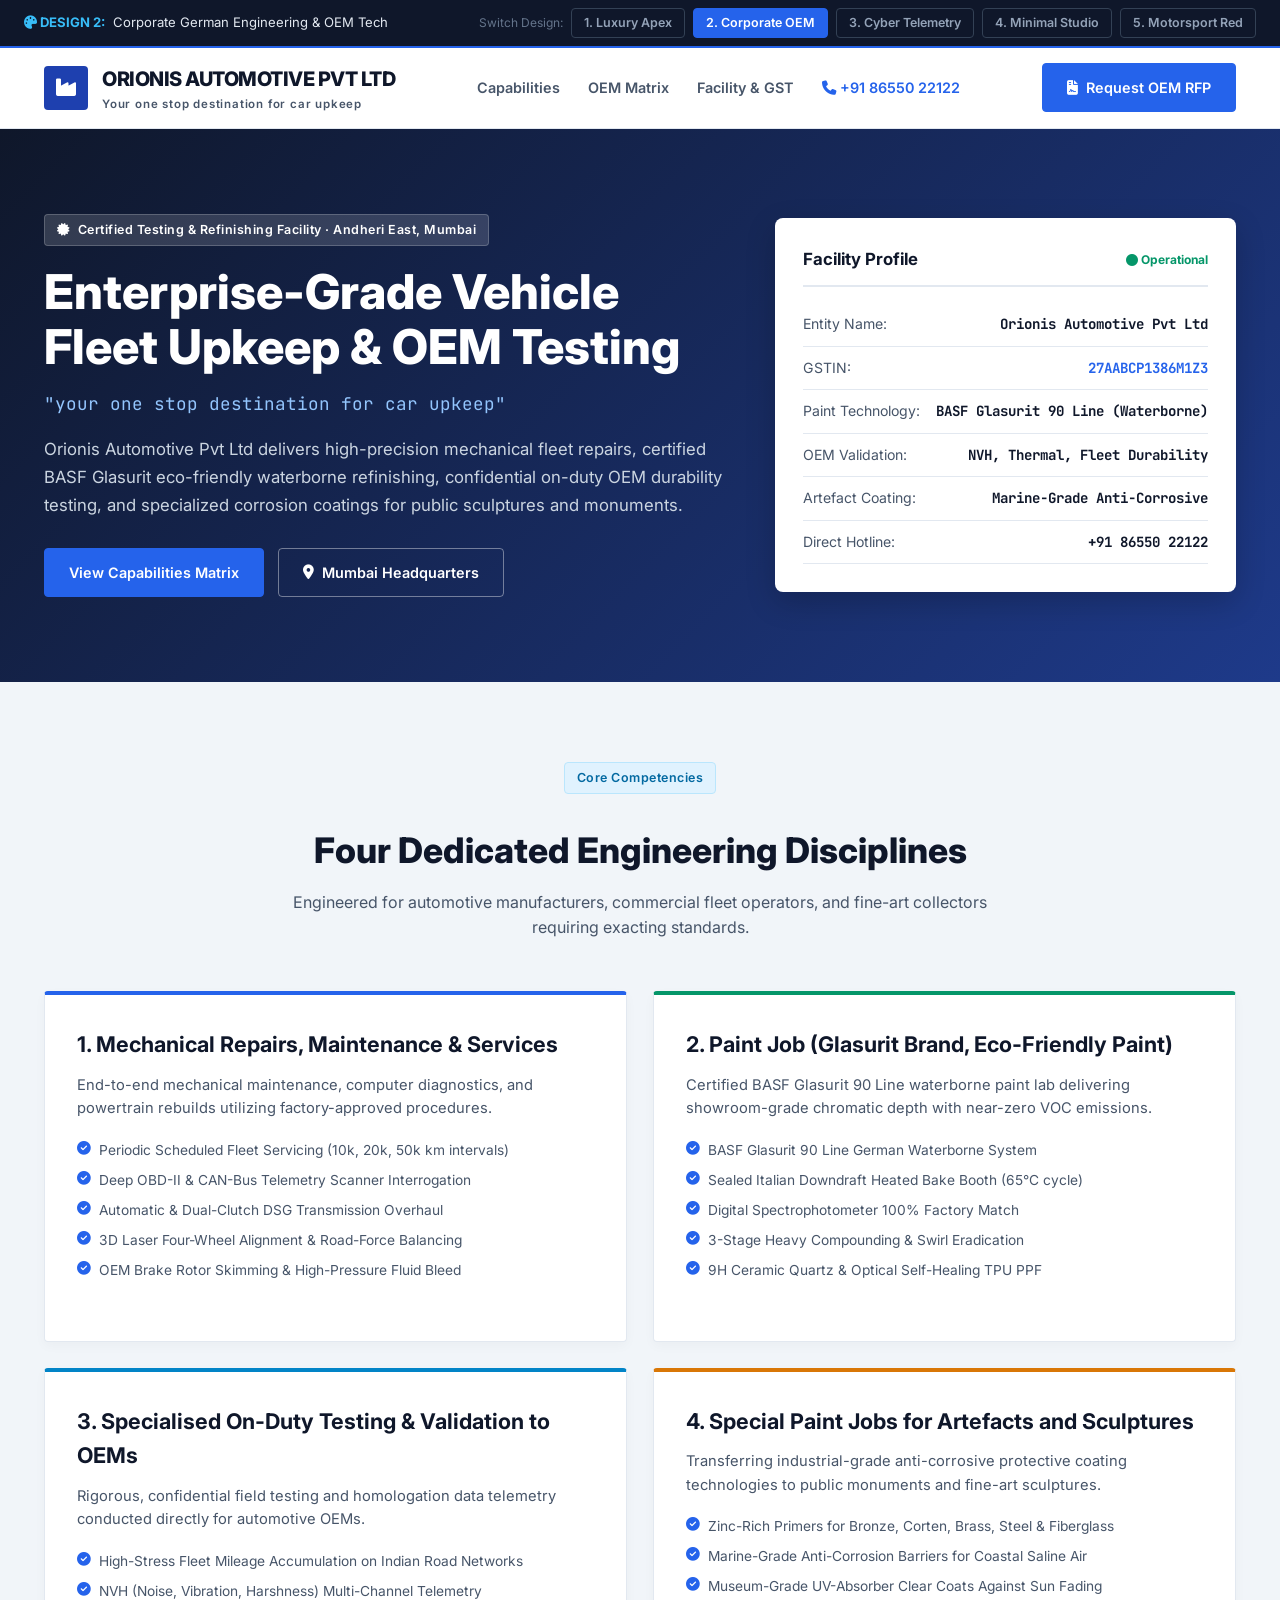
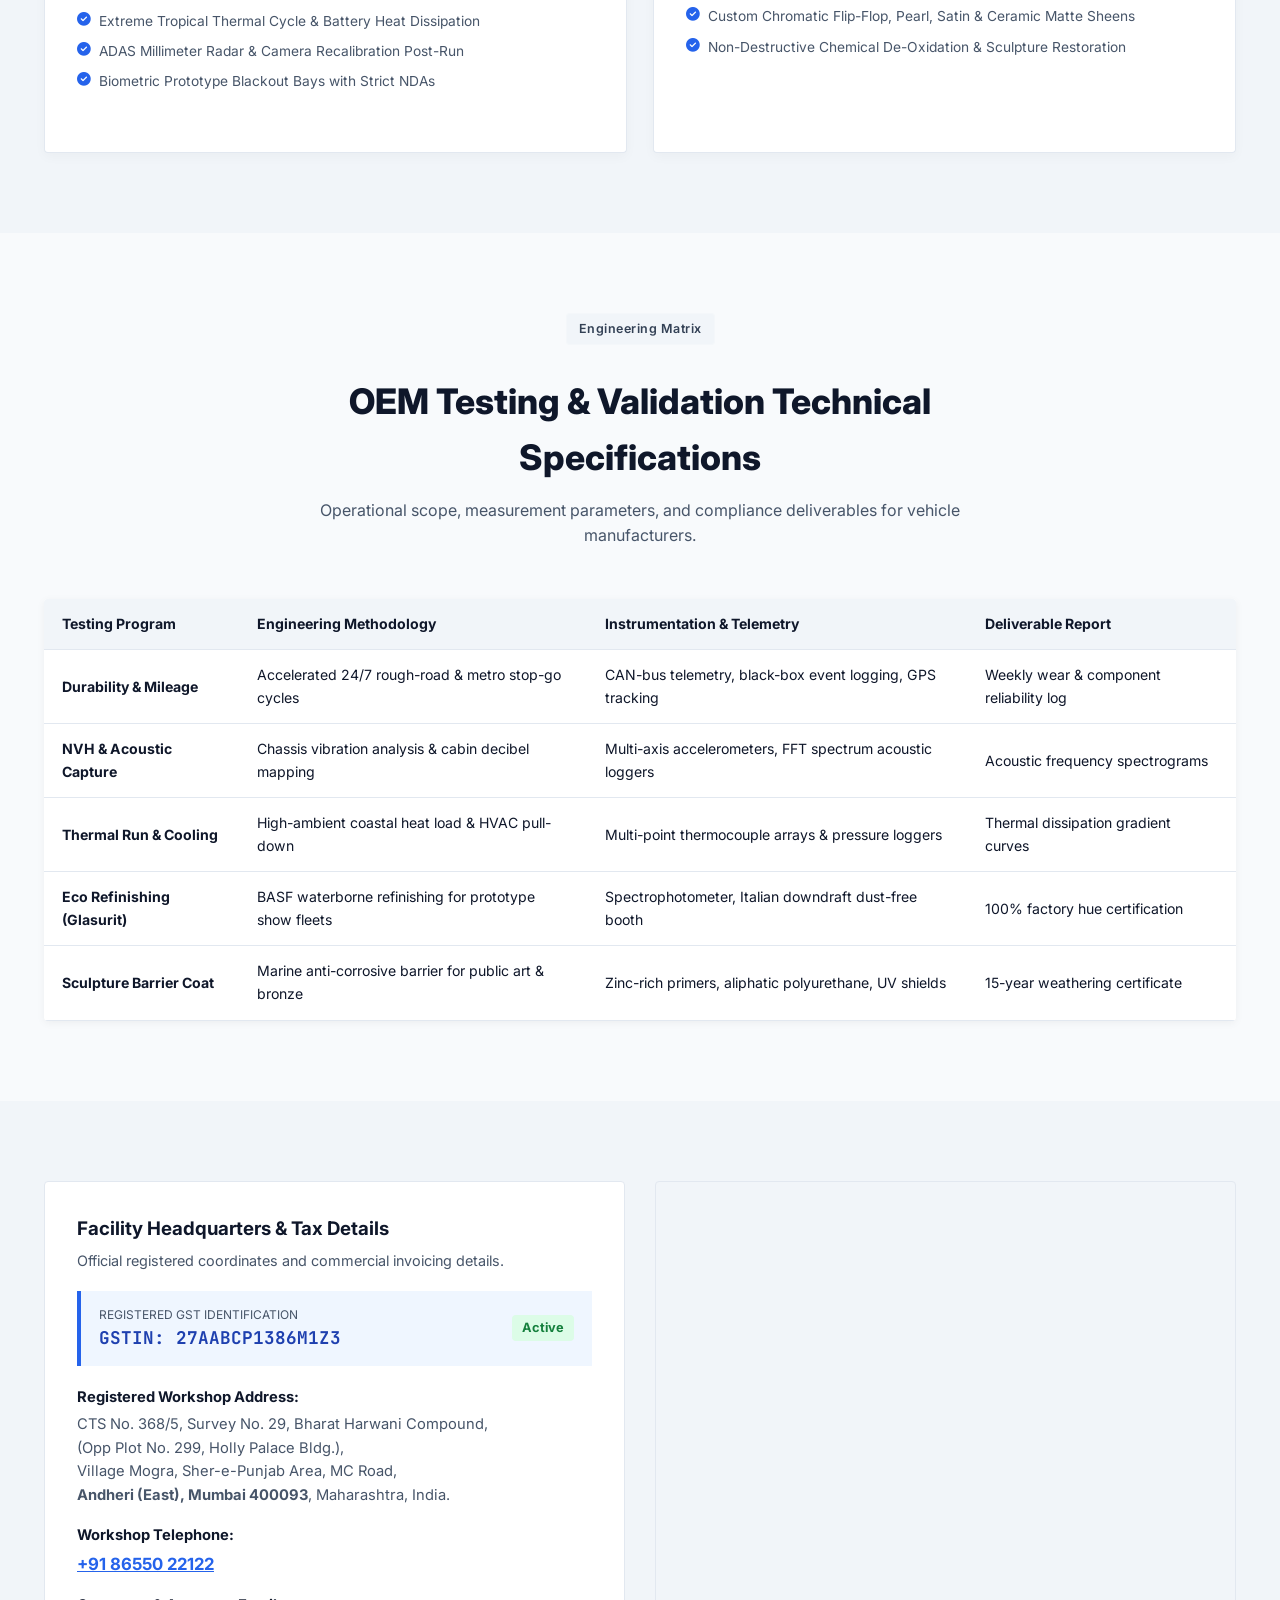
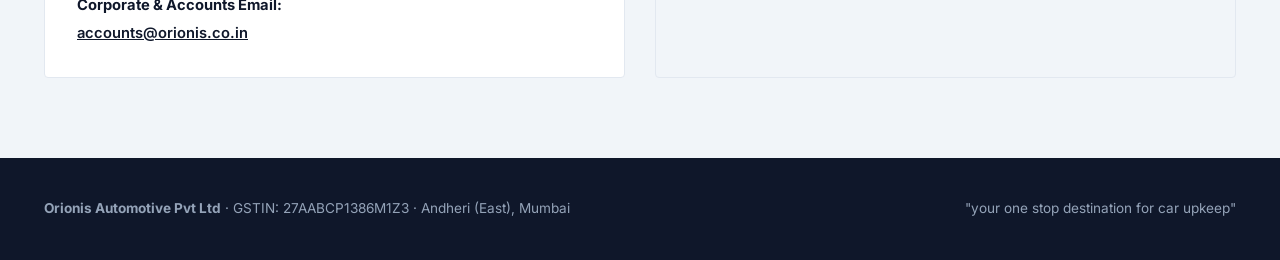
<file: design-2-corporate-oem/index.html>
<!DOCTYPE html>
<html lang="en">
<head>
  <meta charset="UTF-8">
  <meta name="viewport" content="width=device-width, initial-scale=1.0">
  <title>Orionis Automotive Pvt Ltd | Design 2: Corporate OEM Portal</title>
  <link rel="stylesheet" href="https://cdnjs.cloudflare.com/ajax/libs/font-awesome/6.5.1/css/all.min.css">
  <link rel="stylesheet" href="css/style.css">
</head>
<body>

  <!-- Design Switcher Strip -->
  <div class="global-switcher-strip">
    <div>
      <span style="color:#38bdf8; font-weight:700;"><i class="fa-solid fa-palette"></i> DESIGN 2:</span>
      <span style="color:#e2e8f0; margin-left:4px;">Corporate German Engineering & OEM Tech</span>
    </div>
    <div class="switcher-pills">
      <span style="color:#64748b; font-size:0.75rem;">Switch Design:</span>
      <a href="../design-1-luxury-apex/index.html" class="switcher-pill">1. Luxury Apex</a>
      <a href="index.html" class="switcher-pill active">2. Corporate OEM</a>
      <a href="../design-3-cyber-telemetry/index.html" class="switcher-pill">3. Cyber Telemetry</a>
      <a href="../design-4-minimal-studio/index.html" class="switcher-pill">4. Minimal Studio</a>
      <a href="../design-5-motorsport-red/index.html" class="switcher-pill">5. Motorsport Red</a>
    </div>
  </div>

  <!-- Header -->
  <header class="corp-header">
    <div class="container header-flex">
      <div class="brand-box">
        <div class="brand-emblem"><i class="fa-solid fa-industry"></i></div>
        <div class="brand-text">
          <h1>Orionis Automotive Pvt Ltd</h1>
          <span>Your one stop destination for car upkeep</span>
        </div>
      </div>
      <ul class="corp-nav">
        <li><a href="#pillars">Capabilities</a></li>
        <li><a href="#matrix">OEM Matrix</a></li>
        <li><a href="#facility">Facility & GST</a></li>
        <li><a href="tel:+918655022122" style="color:var(--accent-blue);"><i class="fa-solid fa-phone"></i> +91 86550 22122</a></li>
      </ul>
      <a href="mailto:accounts@orionis.co.in" class="corp-btn corp-btn-primary">
        <i class="fa-solid fa-file-contract"></i> Request OEM RFP
      </a>
    </div>
  </header>

  <!-- Hero -->
  <section class="corp-hero">
    <div class="container corp-hero-grid">
      <div>
        <div class="corp-badge"><i class="fa-solid fa-certificate"></i> Certified Testing & Refinishing Facility · Andheri East, Mumbai</div>
        <h2>Enterprise-Grade Vehicle Fleet Upkeep & OEM Testing</h2>
        <div class="corp-tagline">"your one stop destination for car upkeep"</div>
        <p>
          Orionis Automotive Pvt Ltd delivers high-precision mechanical fleet repairs, certified BASF Glasurit eco-friendly waterborne refinishing, confidential on-duty OEM durability testing, and specialized corrosion coatings for public sculptures and monuments.
        </p>
        <div class="corp-btn-group">
          <a href="#matrix" class="corp-btn corp-btn-primary">View Capabilities Matrix</a>
          <a href="#facility" class="corp-btn corp-btn-outline"><i class="fa-solid fa-location-dot"></i> Mumbai Headquarters</a>
        </div>
      </div>

      <div class="corp-spec-card">
        <div class="spec-header">
          <h3>Facility Profile</h3>
          <span style="font-size:0.75rem; color:#059669; font-weight:700;"><i class="fa-solid fa-circle"></i> Operational</span>
        </div>
        <div class="spec-row">
          <span>Entity Name:</span>
          <strong>Orionis Automotive Pvt Ltd</strong>
        </div>
        <div class="spec-row">
          <span>GSTIN:</span>
          <strong style="color:var(--accent-blue);">27AABCP1386M1Z3</strong>
        </div>
        <div class="spec-row">
          <span>Paint Technology:</span>
          <strong>BASF Glasurit 90 Line (Waterborne)</strong>
        </div>
        <div class="spec-row">
          <span>OEM Validation:</span>
          <strong>NVH, Thermal, Fleet Durability</strong>
        </div>
        <div class="spec-row">
          <span>Artefact Coating:</span>
          <strong>Marine-Grade Anti-Corrosive</strong>
        </div>
        <div class="spec-row">
          <span>Direct Hotline:</span>
          <strong>+91 86550 22122</strong>
        </div>
      </div>
    </div>
  </section>

  <!-- 4 Pillars Section -->
  <section class="corp-section corp-section-alt" id="pillars">
    <div class="container">
      <div class="section-intro">
        <span class="corp-badge" style="background:#e0f2fe; color:#0369a1; border-color:#bae6fd;">Core Competencies</span>
        <h3>Four Dedicated Engineering Disciplines</h3>
        <p>Engineered for automotive manufacturers, commercial fleet operators, and fine-art collectors requiring exacting standards.</p>
      </div>

      <div class="corp-pillars-grid">
        <!-- 1 -->
        <div class="corp-card">
          <h4>1. Mechanical Repairs, Maintenance & Services</h4>
          <p>End-to-end mechanical maintenance, computer diagnostics, and powertrain rebuilds utilizing factory-approved procedures.</p>
          <ul class="corp-features-list">
            <li><i class="fa-solid fa-circle-check"></i> Periodic Scheduled Fleet Servicing (10k, 20k, 50k km intervals)</li>
            <li><i class="fa-solid fa-circle-check"></i> Deep OBD-II & CAN-Bus Telemetry Scanner Interrogation</li>
            <li><i class="fa-solid fa-circle-check"></i> Automatic & Dual-Clutch DSG Transmission Overhaul</li>
            <li><i class="fa-solid fa-circle-check"></i> 3D Laser Four-Wheel Alignment & Road-Force Balancing</li>
            <li><i class="fa-solid fa-circle-check"></i> OEM Brake Rotor Skimming & High-Pressure Fluid Bleed</li>
          </ul>
        </div>

        <!-- 2 -->
        <div class="corp-card" style="border-top-color:#059669;">
          <h4>2. Paint Job (Glasurit Brand, Eco-Friendly Paint)</h4>
          <p>Certified BASF Glasurit 90 Line waterborne paint lab delivering showroom-grade chromatic depth with near-zero VOC emissions.</p>
          <ul class="corp-features-list">
            <li><i class="fa-solid fa-circle-check"></i> BASF Glasurit 90 Line German Waterborne System</li>
            <li><i class="fa-solid fa-circle-check"></i> Sealed Italian Downdraft Heated Bake Booth (65°C cycle)</li>
            <li><i class="fa-solid fa-circle-check"></i> Digital Spectrophotometer 100% Factory Match</li>
            <li><i class="fa-solid fa-circle-check"></i> 3-Stage Heavy Compounding & Swirl Eradication</li>
            <li><i class="fa-solid fa-circle-check"></i> 9H Ceramic Quartz & Optical Self-Healing TPU PPF</li>
          </ul>
        </div>

        <!-- 3 -->
        <div class="corp-card" style="border-top-color:#0284c7;">
          <h4>3. Specialised On-Duty Testing & Validation to OEMs</h4>
          <p>Rigorous, confidential field testing and homologation data telemetry conducted directly for automotive OEMs.</p>
          <ul class="corp-features-list">
            <li><i class="fa-solid fa-circle-check"></i> High-Stress Fleet Mileage Accumulation on Indian Road Networks</li>
            <li><i class="fa-solid fa-circle-check"></i> NVH (Noise, Vibration, Harshness) Multi-Channel Telemetry</li>
            <li><i class="fa-solid fa-circle-check"></i> Extreme Tropical Thermal Cycle & Battery Heat Dissipation</li>
            <li><i class="fa-solid fa-circle-check"></i> ADAS Millimeter Radar & Camera Recalibration Post-Run</li>
            <li><i class="fa-solid fa-circle-check"></i> Biometric Prototype Blackout Bays with Strict NDAs</li>
          </ul>
        </div>

        <!-- 4 -->
        <div class="corp-card" style="border-top-color:#d97706;">
          <h4>4. Special Paint Jobs for Artefacts and Sculptures</h4>
          <p>Transferring industrial-grade anti-corrosive protective coating technologies to public monuments and fine-art sculptures.</p>
          <ul class="corp-features-list">
            <li><i class="fa-solid fa-circle-check"></i> Zinc-Rich Primers for Bronze, Corten, Brass, Steel & Fiberglass</li>
            <li><i class="fa-solid fa-circle-check"></i> Marine-Grade Anti-Corrosion Barriers for Coastal Saline Air</li>
            <li><i class="fa-solid fa-circle-check"></i> Museum-Grade UV-Absorber Clear Coats Against Sun Fading</li>
            <li><i class="fa-solid fa-circle-check"></i> Custom Chromatic Flip-Flop, Pearl, Satin & Ceramic Matte Sheens</li>
            <li><i class="fa-solid fa-circle-check"></i> Non-Destructive Chemical De-Oxidation & Sculpture Restoration</li>
          </ul>
        </div>
      </div>
    </div>
  </section>

  <!-- OEM Matrix Table -->
  <section class="corp-section" id="matrix">
    <div class="container">
      <div class="section-intro">
        <span class="corp-badge" style="background:#f1f5f9; color:#334155;">Engineering Matrix</span>
        <h3>OEM Testing & Validation Technical Specifications</h3>
        <p>Operational scope, measurement parameters, and compliance deliverables for vehicle manufacturers.</p>
      </div>

      <table class="matrix-table">
        <thead>
          <tr>
            <th>Testing Program</th>
            <th>Engineering Methodology</th>
            <th>Instrumentation & Telemetry</th>
            <th>Deliverable Report</th>
          </tr>
        </thead>
        <tbody>
          <tr>
            <td><strong>Durability & Mileage</strong></td>
            <td>Accelerated 24/7 rough-road & metro stop-go cycles</td>
            <td>CAN-bus telemetry, black-box event logging, GPS tracking</td>
            <td>Weekly wear & component reliability log</td>
          </tr>
          <tr>
            <td><strong>NVH & Acoustic Capture</strong></td>
            <td>Chassis vibration analysis & cabin decibel mapping</td>
            <td>Multi-axis accelerometers, FFT spectrum acoustic loggers</td>
            <td>Acoustic frequency spectrograms</td>
          </tr>
          <tr>
            <td><strong>Thermal Run & Cooling</strong></td>
            <td>High-ambient coastal heat load & HVAC pull-down</td>
            <td>Multi-point thermocouple arrays & pressure loggers</td>
            <td>Thermal dissipation gradient curves</td>
          </tr>
          <tr>
            <td><strong>Eco Refinishing (Glasurit)</strong></td>
            <td>BASF waterborne refinishing for prototype show fleets</td>
            <td>Spectrophotometer, Italian downdraft dust-free booth</td>
            <td>100% factory hue certification</td>
          </tr>
          <tr>
            <td><strong>Sculpture Barrier Coat</strong></td>
            <td>Marine anti-corrosive barrier for public art & bronze</td>
            <td>Zinc-rich primers, aliphatic polyurethane, UV shields</td>
            <td>15-year weathering certificate</td>
          </tr>
        </tbody>
      </table>
    </div>
  </section>

  <!-- Facility & GST Section -->
  <section class="corp-section corp-section-alt" id="facility">
    <div class="container corp-facility-grid">
      <div class="facility-card">
        <h3>Facility Headquarters & Tax Details</h3>
        <p style="color:var(--text-muted); font-size:0.9rem; margin-top:6px;">Official registered coordinates and commercial invoicing details.</p>

        <div class="gst-highlight">
          <div>
            <span style="font-size:0.75rem; text-transform:uppercase; color:var(--text-muted); display:block;">Registered GST Identification</span>
            <strong>GSTIN: 27AABCP1386M1Z3</strong>
          </div>
          <span style="font-size:0.8rem; background:#dcfce7; color:#15803d; padding:3px 10px; border-radius:4px; font-weight:700;">Active</span>
        </div>

        <div style="display:flex; flex-direction:column; gap:16px; margin-top:20px; font-size:0.92rem;">
          <div>
            <strong>Registered Workshop Address:</strong>
            <p style="color:var(--text-muted); line-height:1.6; margin-top:4px;">
              CTS No. 368/5, Survey No. 29, Bharat Harwani Compound,<br>
              (Opp Plot No. 299, Holly Palace Bldg.),<br>
              Village Mogra, Sher-e-Punjab Area, MC Road,<br>
              <strong>Andheri (East), Mumbai 400093</strong>, Maharashtra, India.
            </p>
          </div>

          <div>
            <strong>Workshop Telephone:</strong>
            <p style="margin-top:4px;"><a href="tel:+918655022122" style="color:var(--accent-blue); font-weight:700; font-size:1.05rem;">+91 86550 22122</a></p>
          </div>

          <div>
            <strong>Corporate & Accounts Email:</strong>
            <p style="margin-top:4px;"><a href="mailto:accounts@orionis.co.in" style="color:var(--text-dark); font-weight:600;">accounts@orionis.co.in</a></p>
          </div>
        </div>
      </div>

      <div style="border-radius:var(--radius-xs); overflow:hidden; border:1px solid var(--border-light); height:100%; min-height:350px;">
        <iframe 
          src="https://maps.google.com/maps?q=Sher-e-Punjab,Andheri%20East,Mumbai,Maharashtra%20400093&t=&z=15&ie=UTF8&iwloc=&output=embed" 
          title="Orionis Automotive Location Map"
          style="width:100%; height:100%; border:none; min-height:350px;"
          loading="lazy">
        </iframe>
      </div>
    </div>
  </section>

  <!-- Footer -->
  <footer class="corp-footer">
    <div class="container corp-footer-flex">
      <div>
        <strong>Orionis Automotive Pvt Ltd</strong> · GSTIN: 27AABCP1386M1Z3 · Andheri (East), Mumbai
      </div>
      <div>
        "your one stop destination for car upkeep"
      </div>
    </div>
  </footer>

  <script src="js/script.js"></script>
</body>
</html>
</file>
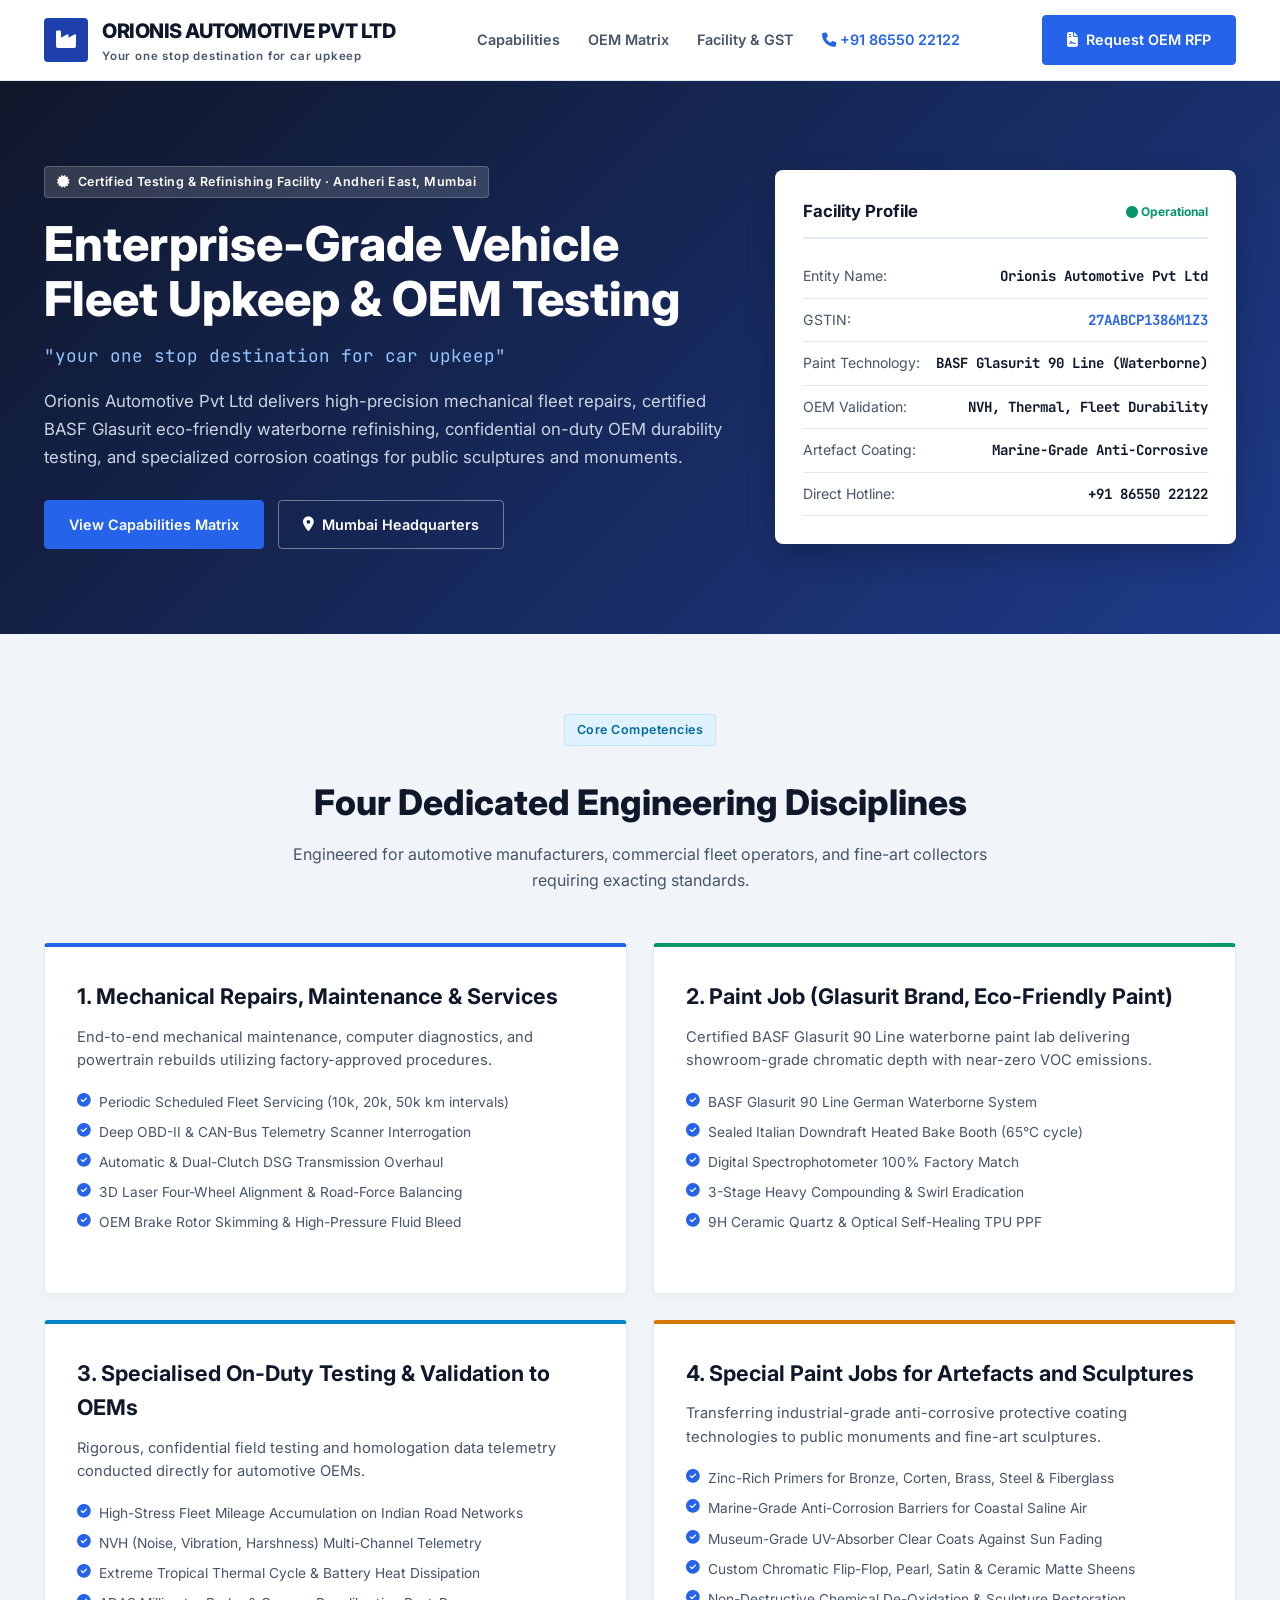
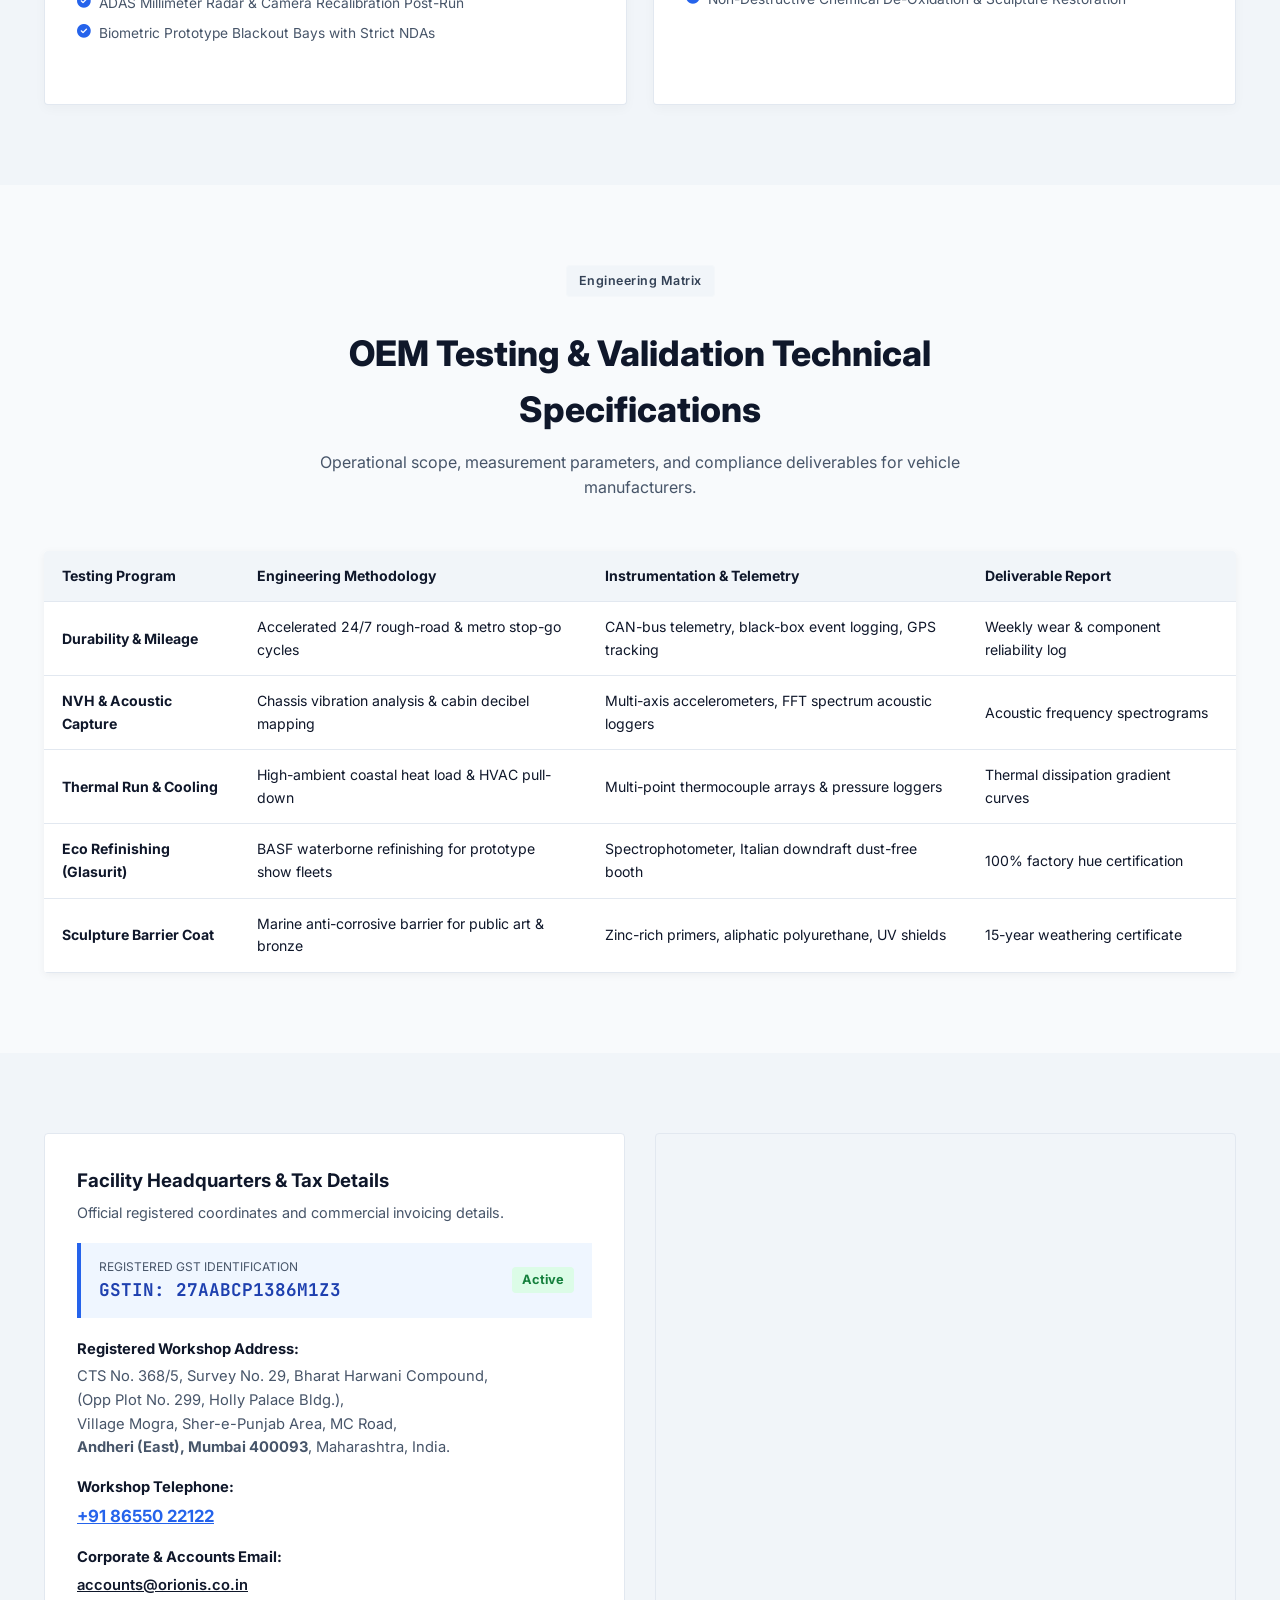
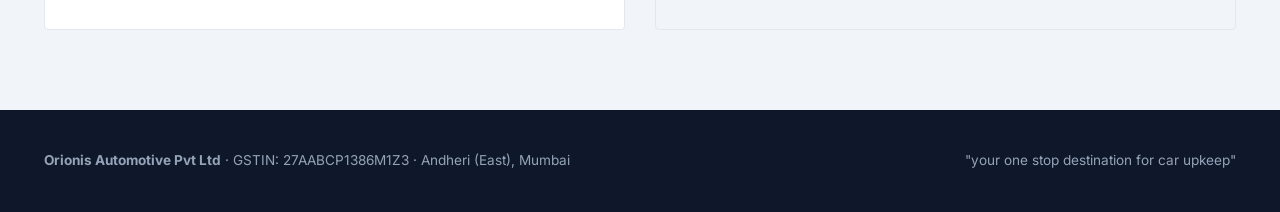
<file: design-2/index.html>
﻿<!DOCTYPE html>
<html lang="en">
<head>
  <meta charset="UTF-8">
  <meta name="viewport" content="width=device-width, initial-scale=1.0">
  <title>Orionis Automotive Pvt Ltd | Design 2: Corporate OEM Portal</title>
  <link rel="stylesheet" href="https://cdnjs.cloudflare.com/ajax/libs/font-awesome/6.5.1/css/all.min.css">
  <link rel="stylesheet" href="css/style.css">
</head>
<body>



  <!-- Header -->
  <header class="corp-header">
    <div class="container header-flex">
      <div class="brand-box">
        <div class="brand-emblem"><i class="fa-solid fa-industry"></i></div>
        <div class="brand-text">
          <h1>Orionis Automotive Pvt Ltd</h1>
          <span>Your one stop destination for car upkeep</span>
        </div>
      </div>
      <ul class="corp-nav">
        <li><a href="#pillars">Capabilities</a></li>
        <li><a href="#matrix">OEM Matrix</a></li>
        <li><a href="#facility">Facility & GST</a></li>
        <li><a href="tel:+918655022122" style="color:var(--accent-blue);"><i class="fa-solid fa-phone"></i> +91 86550 22122</a></li>
      </ul>
      <a href="mailto:accounts@orionis.co.in" class="corp-btn corp-btn-primary">
        <i class="fa-solid fa-file-contract"></i> Request OEM RFP
      </a>
    </div>
  </header>

  <!-- Hero -->
  <section class="corp-hero">
    <div class="container corp-hero-grid">
      <div>
        <div class="corp-badge"><i class="fa-solid fa-certificate"></i> Certified Testing & Refinishing Facility · Andheri East, Mumbai</div>
        <h2>Enterprise-Grade Vehicle Fleet Upkeep & OEM Testing</h2>
        <div class="corp-tagline">"your one stop destination for car upkeep"</div>
        <p>
          Orionis Automotive Pvt Ltd delivers high-precision mechanical fleet repairs, certified BASF Glasurit eco-friendly waterborne refinishing, confidential on-duty OEM durability testing, and specialized corrosion coatings for public sculptures and monuments.
        </p>
        <div class="corp-btn-group">
          <a href="#matrix" class="corp-btn corp-btn-primary">View Capabilities Matrix</a>
          <a href="#facility" class="corp-btn corp-btn-outline"><i class="fa-solid fa-location-dot"></i> Mumbai Headquarters</a>
        </div>
      </div>

      <div class="corp-spec-card">
        <div class="spec-header">
          <h3>Facility Profile</h3>
          <span style="font-size:0.75rem; color:#059669; font-weight:700;"><i class="fa-solid fa-circle"></i> Operational</span>
        </div>
        <div class="spec-row">
          <span>Entity Name:</span>
          <strong>Orionis Automotive Pvt Ltd</strong>
        </div>
        <div class="spec-row">
          <span>GSTIN:</span>
          <strong style="color:var(--accent-blue);">27AABCP1386M1Z3</strong>
        </div>
        <div class="spec-row">
          <span>Paint Technology:</span>
          <strong>BASF Glasurit 90 Line (Waterborne)</strong>
        </div>
        <div class="spec-row">
          <span>OEM Validation:</span>
          <strong>NVH, Thermal, Fleet Durability</strong>
        </div>
        <div class="spec-row">
          <span>Artefact Coating:</span>
          <strong>Marine-Grade Anti-Corrosive</strong>
        </div>
        <div class="spec-row">
          <span>Direct Hotline:</span>
          <strong>+91 86550 22122</strong>
        </div>
      </div>
    </div>
  </section>

  <!-- 4 Pillars Section -->
  <section class="corp-section corp-section-alt" id="pillars">
    <div class="container">
      <div class="section-intro">
        <span class="corp-badge" style="background:#e0f2fe; color:#0369a1; border-color:#bae6fd;">Core Competencies</span>
        <h3>Four Dedicated Engineering Disciplines</h3>
        <p>Engineered for automotive manufacturers, commercial fleet operators, and fine-art collectors requiring exacting standards.</p>
      </div>

      <div class="corp-pillars-grid">
        <!-- 1 -->
        <div class="corp-card">
          <h4>1. Mechanical Repairs, Maintenance & Services</h4>
          <p>End-to-end mechanical maintenance, computer diagnostics, and powertrain rebuilds utilizing factory-approved procedures.</p>
          <ul class="corp-features-list">
            <li><i class="fa-solid fa-circle-check"></i> Periodic Scheduled Fleet Servicing (10k, 20k, 50k km intervals)</li>
            <li><i class="fa-solid fa-circle-check"></i> Deep OBD-II & CAN-Bus Telemetry Scanner Interrogation</li>
            <li><i class="fa-solid fa-circle-check"></i> Automatic & Dual-Clutch DSG Transmission Overhaul</li>
            <li><i class="fa-solid fa-circle-check"></i> 3D Laser Four-Wheel Alignment & Road-Force Balancing</li>
            <li><i class="fa-solid fa-circle-check"></i> OEM Brake Rotor Skimming & High-Pressure Fluid Bleed</li>
          </ul>
        </div>

        <!-- 2 -->
        <div class="corp-card" style="border-top-color:#059669;">
          <h4>2. Paint Job (Glasurit Brand, Eco-Friendly Paint)</h4>
          <p>Certified BASF Glasurit 90 Line waterborne paint lab delivering showroom-grade chromatic depth with near-zero VOC emissions.</p>
          <ul class="corp-features-list">
            <li><i class="fa-solid fa-circle-check"></i> BASF Glasurit 90 Line German Waterborne System</li>
            <li><i class="fa-solid fa-circle-check"></i> Sealed Italian Downdraft Heated Bake Booth (65°C cycle)</li>
            <li><i class="fa-solid fa-circle-check"></i> Digital Spectrophotometer 100% Factory Match</li>
            <li><i class="fa-solid fa-circle-check"></i> 3-Stage Heavy Compounding & Swirl Eradication</li>
            <li><i class="fa-solid fa-circle-check"></i> 9H Ceramic Quartz & Optical Self-Healing TPU PPF</li>
          </ul>
        </div>

        <!-- 3 -->
        <div class="corp-card" style="border-top-color:#0284c7;">
          <h4>3. Specialised On-Duty Testing & Validation to OEMs</h4>
          <p>Rigorous, confidential field testing and homologation data telemetry conducted directly for automotive OEMs.</p>
          <ul class="corp-features-list">
            <li><i class="fa-solid fa-circle-check"></i> High-Stress Fleet Mileage Accumulation on Indian Road Networks</li>
            <li><i class="fa-solid fa-circle-check"></i> NVH (Noise, Vibration, Harshness) Multi-Channel Telemetry</li>
            <li><i class="fa-solid fa-circle-check"></i> Extreme Tropical Thermal Cycle & Battery Heat Dissipation</li>
            <li><i class="fa-solid fa-circle-check"></i> ADAS Millimeter Radar & Camera Recalibration Post-Run</li>
            <li><i class="fa-solid fa-circle-check"></i> Biometric Prototype Blackout Bays with Strict NDAs</li>
          </ul>
        </div>

        <!-- 4 -->
        <div class="corp-card" style="border-top-color:#d97706;">
          <h4>4. Special Paint Jobs for Artefacts and Sculptures</h4>
          <p>Transferring industrial-grade anti-corrosive protective coating technologies to public monuments and fine-art sculptures.</p>
          <ul class="corp-features-list">
            <li><i class="fa-solid fa-circle-check"></i> Zinc-Rich Primers for Bronze, Corten, Brass, Steel & Fiberglass</li>
            <li><i class="fa-solid fa-circle-check"></i> Marine-Grade Anti-Corrosion Barriers for Coastal Saline Air</li>
            <li><i class="fa-solid fa-circle-check"></i> Museum-Grade UV-Absorber Clear Coats Against Sun Fading</li>
            <li><i class="fa-solid fa-circle-check"></i> Custom Chromatic Flip-Flop, Pearl, Satin & Ceramic Matte Sheens</li>
            <li><i class="fa-solid fa-circle-check"></i> Non-Destructive Chemical De-Oxidation & Sculpture Restoration</li>
          </ul>
        </div>
      </div>
    </div>
  </section>

  <!-- OEM Matrix Table -->
  <section class="corp-section" id="matrix">
    <div class="container">
      <div class="section-intro">
        <span class="corp-badge" style="background:#f1f5f9; color:#334155;">Engineering Matrix</span>
        <h3>OEM Testing & Validation Technical Specifications</h3>
        <p>Operational scope, measurement parameters, and compliance deliverables for vehicle manufacturers.</p>
      </div>

      <table class="matrix-table">
        <thead>
          <tr>
            <th>Testing Program</th>
            <th>Engineering Methodology</th>
            <th>Instrumentation & Telemetry</th>
            <th>Deliverable Report</th>
          </tr>
        </thead>
        <tbody>
          <tr>
            <td><strong>Durability & Mileage</strong></td>
            <td>Accelerated 24/7 rough-road & metro stop-go cycles</td>
            <td>CAN-bus telemetry, black-box event logging, GPS tracking</td>
            <td>Weekly wear & component reliability log</td>
          </tr>
          <tr>
            <td><strong>NVH & Acoustic Capture</strong></td>
            <td>Chassis vibration analysis & cabin decibel mapping</td>
            <td>Multi-axis accelerometers, FFT spectrum acoustic loggers</td>
            <td>Acoustic frequency spectrograms</td>
          </tr>
          <tr>
            <td><strong>Thermal Run & Cooling</strong></td>
            <td>High-ambient coastal heat load & HVAC pull-down</td>
            <td>Multi-point thermocouple arrays & pressure loggers</td>
            <td>Thermal dissipation gradient curves</td>
          </tr>
          <tr>
            <td><strong>Eco Refinishing (Glasurit)</strong></td>
            <td>BASF waterborne refinishing for prototype show fleets</td>
            <td>Spectrophotometer, Italian downdraft dust-free booth</td>
            <td>100% factory hue certification</td>
          </tr>
          <tr>
            <td><strong>Sculpture Barrier Coat</strong></td>
            <td>Marine anti-corrosive barrier for public art & bronze</td>
            <td>Zinc-rich primers, aliphatic polyurethane, UV shields</td>
            <td>15-year weathering certificate</td>
          </tr>
        </tbody>
      </table>
    </div>
  </section>

  <!-- Facility & GST Section -->
  <section class="corp-section corp-section-alt" id="facility">
    <div class="container corp-facility-grid">
      <div class="facility-card">
        <h3>Facility Headquarters & Tax Details</h3>
        <p style="color:var(--text-muted); font-size:0.9rem; margin-top:6px;">Official registered coordinates and commercial invoicing details.</p>

        <div class="gst-highlight">
          <div>
            <span style="font-size:0.75rem; text-transform:uppercase; color:var(--text-muted); display:block;">Registered GST Identification</span>
            <strong>GSTIN: 27AABCP1386M1Z3</strong>
          </div>
          <span style="font-size:0.8rem; background:#dcfce7; color:#15803d; padding:3px 10px; border-radius:4px; font-weight:700;">Active</span>
        </div>

        <div style="display:flex; flex-direction:column; gap:16px; margin-top:20px; font-size:0.92rem;">
          <div>
            <strong>Registered Workshop Address:</strong>
            <p style="color:var(--text-muted); line-height:1.6; margin-top:4px;">
              CTS No. 368/5, Survey No. 29, Bharat Harwani Compound,<br>
              (Opp Plot No. 299, Holly Palace Bldg.),<br>
              Village Mogra, Sher-e-Punjab Area, MC Road,<br>
              <strong>Andheri (East), Mumbai 400093</strong>, Maharashtra, India.
            </p>
          </div>

          <div>
            <strong>Workshop Telephone:</strong>
            <p style="margin-top:4px;"><a href="tel:+918655022122" style="color:var(--accent-blue); font-weight:700; font-size:1.05rem;">+91 86550 22122</a></p>
          </div>

          <div>
            <strong>Corporate & Accounts Email:</strong>
            <p style="margin-top:4px;"><a href="mailto:accounts@orionis.co.in" style="color:var(--text-dark); font-weight:600;">accounts@orionis.co.in</a></p>
          </div>
        </div>
      </div>

      <div style="border-radius:var(--radius-xs); overflow:hidden; border:1px solid var(--border-light); height:100%; min-height:350px;">
        <iframe 
          src="https://maps.google.com/maps?q=Sher-e-Punjab,Andheri%20East,Mumbai,Maharashtra%20400093&t=&z=15&ie=UTF8&iwloc=&output=embed" 
          title="Orionis Automotive Location Map"
          style="width:100%; height:100%; border:none; min-height:350px;"
          loading="lazy">
        </iframe>
      </div>
    </div>
  </section>

  <!-- Footer -->
  <footer class="corp-footer">
    <div class="container corp-footer-flex">
      <div>
        <strong>Orionis Automotive Pvt Ltd</strong> · GSTIN: 27AABCP1386M1Z3 · Andheri (East), Mumbai
      </div>
      <div>
        "your one stop destination for car upkeep"
      </div>
    </div>
  </footer>

  <script src="js/script.js"></script>
</body>
</html>
</file>
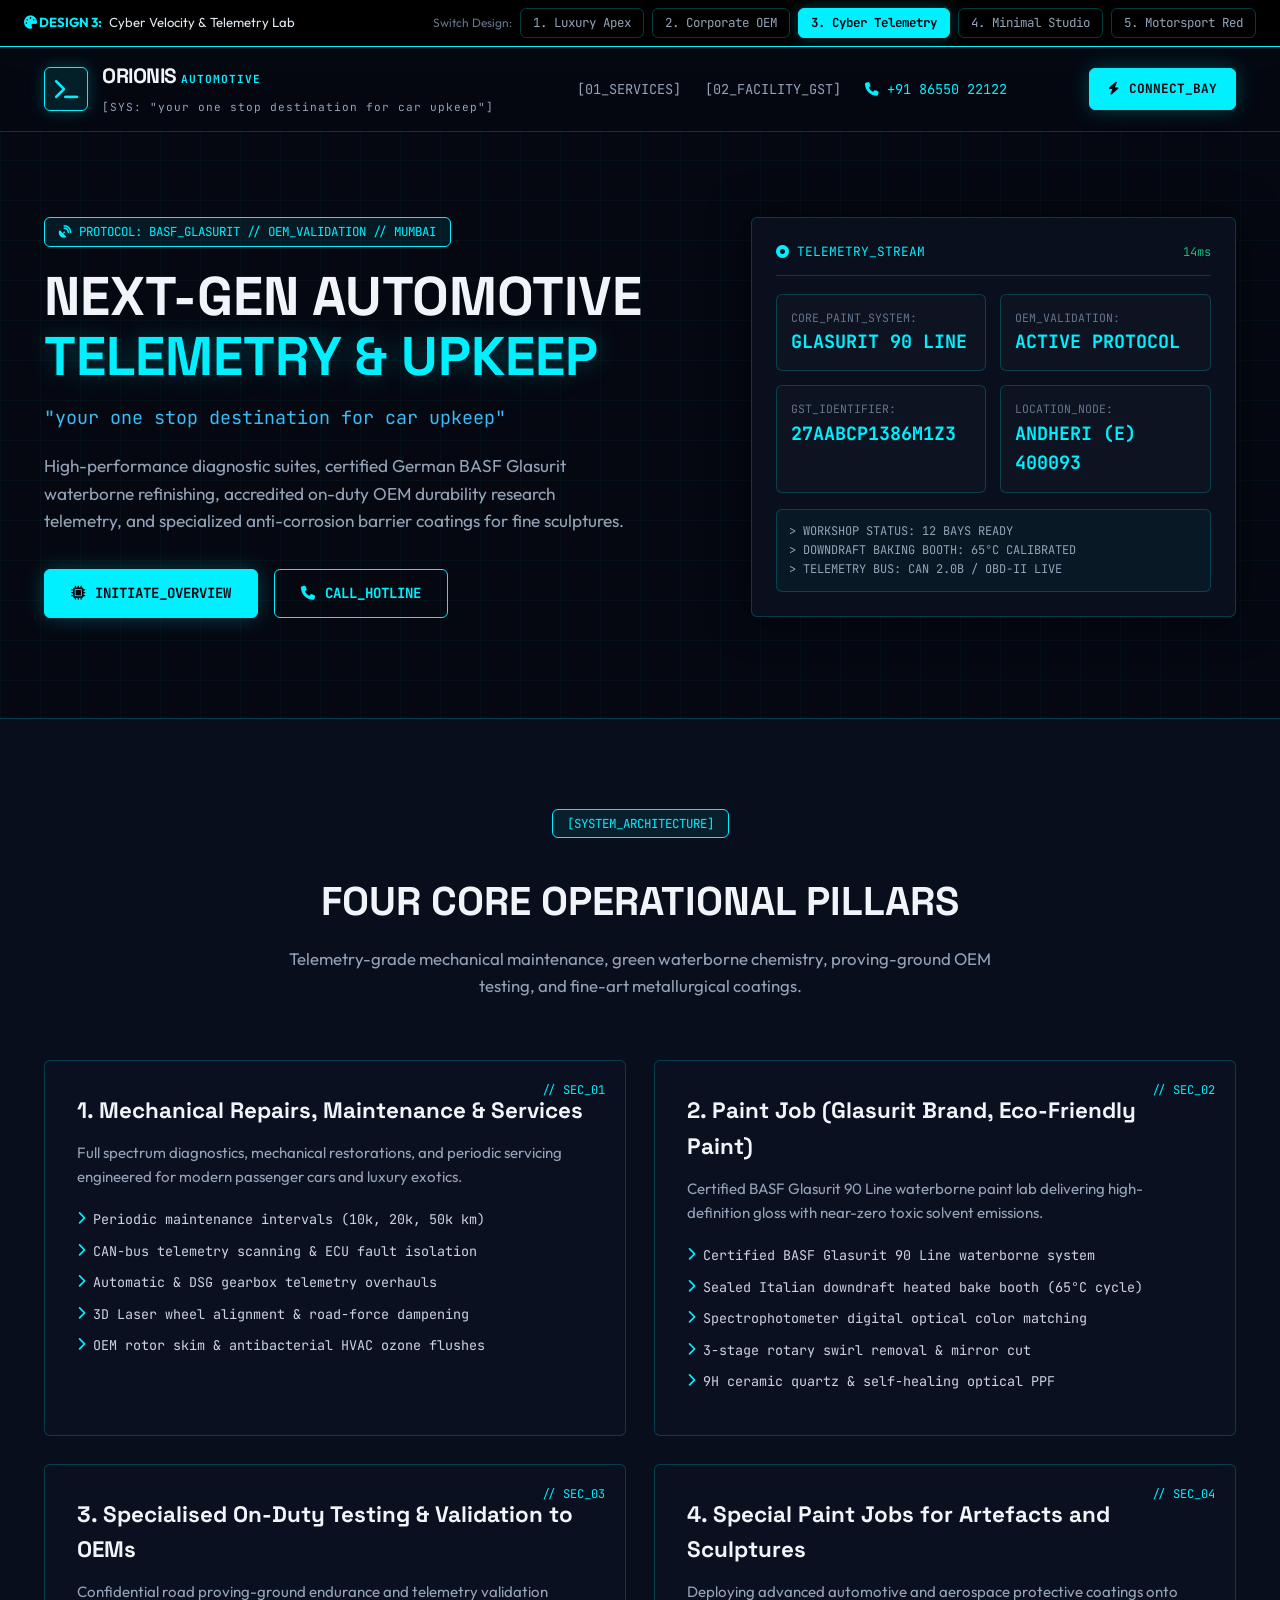
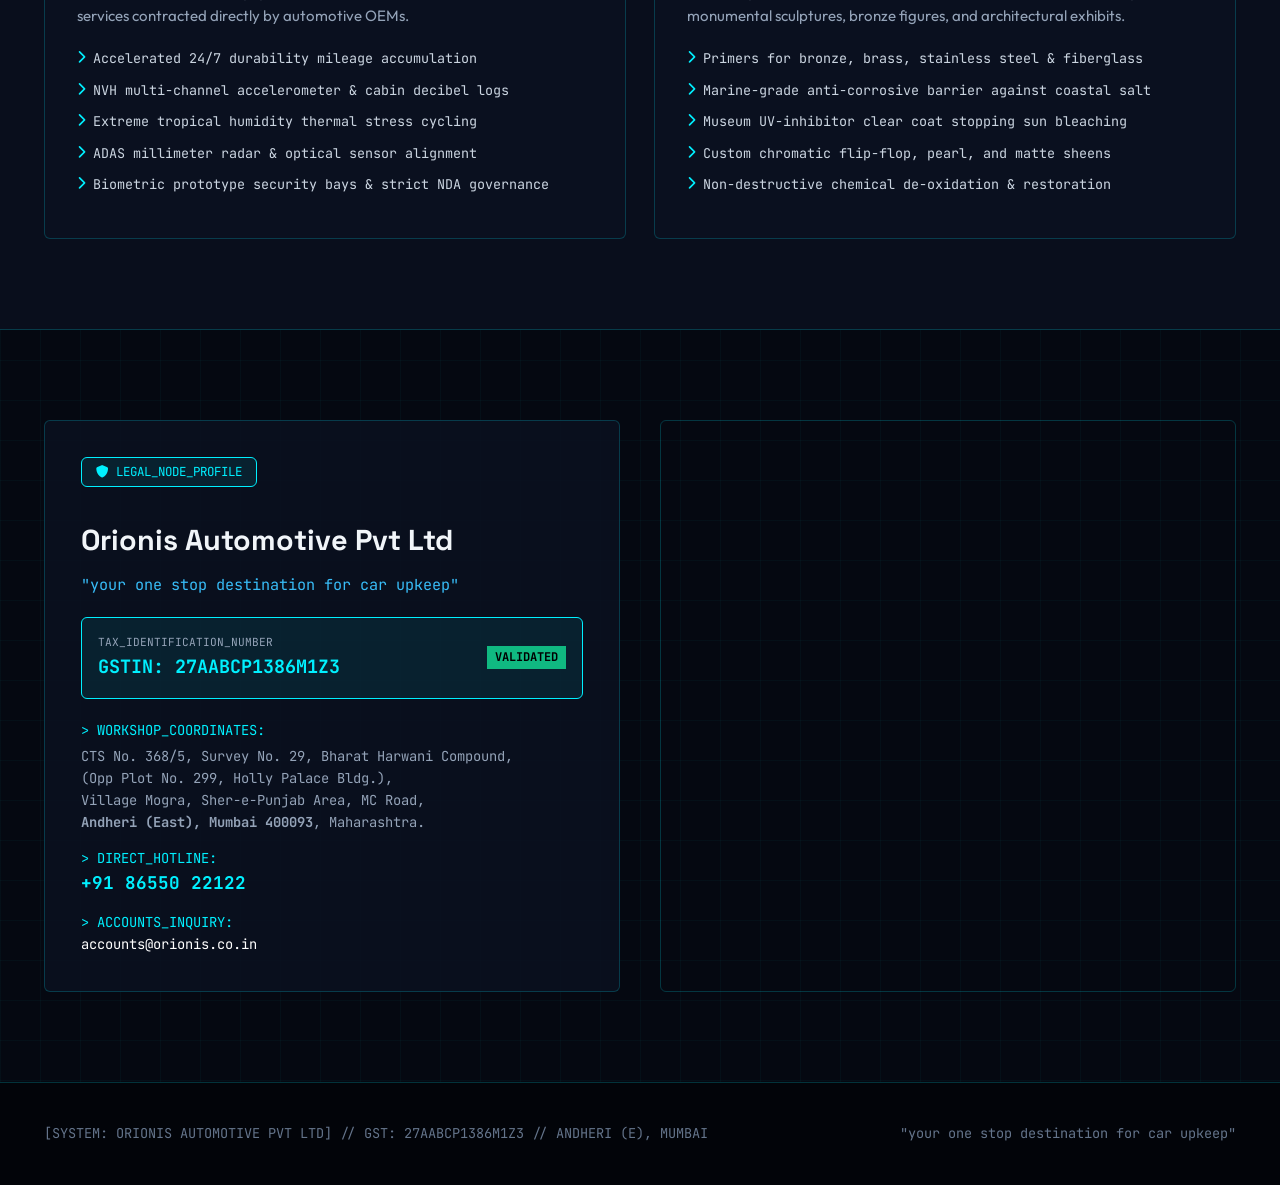
<file: design-3-cyber-telemetry/index.html>
<!DOCTYPE html>
<html lang="en">
<head>
  <meta charset="UTF-8">
  <meta name="viewport" content="width=device-width, initial-scale=1.0">
  <title>Orionis Automotive Pvt Ltd | Design 3: Cyber Telemetry Lab</title>
  <link rel="stylesheet" href="https://cdnjs.cloudflare.com/ajax/libs/font-awesome/6.5.1/css/all.min.css">
  <link rel="stylesheet" href="css/style.css">
</head>
<body>

  <!-- Design Switcher Strip -->
  <div class="global-switcher-strip">
    <div>
      <span style="color:#00f0ff; font-weight:700;"><i class="fa-solid fa-palette"></i> DESIGN 3:</span>
      <span style="color:#e2e8f0; margin-left:4px;">Cyber Velocity & Telemetry Lab</span>
    </div>
    <div class="switcher-pills">
      <span style="color:#64748b; font-size:0.75rem;">Switch Design:</span>
      <a href="../design-1-luxury-apex/index.html" class="switcher-pill">1. Luxury Apex</a>
      <a href="../design-2-corporate-oem/index.html" class="switcher-pill">2. Corporate OEM</a>
      <a href="index.html" class="switcher-pill active">3. Cyber Telemetry</a>
      <a href="../design-4-minimal-studio/index.html" class="switcher-pill">4. Minimal Studio</a>
      <a href="../design-5-motorsport-red/index.html" class="switcher-pill">5. Motorsport Red</a>
    </div>
  </div>

  <!-- Header -->
  <header class="cyber-header">
    <div class="container header-inner">
      <div class="cyber-brand">
        <div class="cyber-icon"><i class="fa-solid fa-terminal"></i></div>
        <div class="brand-text-block">
          <h1>ORIONIS <span>AUTOMOTIVE</span></h1>
          <span>[SYS: "your one stop destination for car upkeep"]</span>
        </div>
      </div>
      <ul class="cyber-nav">
        <li><a href="#services">[01_SERVICES]</a></li>
        <li><a href="#hub">[02_FACILITY_GST]</a></li>
        <li><a href="tel:+918655022122" style="color:var(--neon-cyan);"><i class="fa-solid fa-phone"></i> +91 86550 22122</a></li>
      </ul>
      <a href="tel:+918655022122" class="cyber-btn cyber-btn-cyan" style="padding:10px 18px; font-size:0.8rem;">
        <i class="fa-solid fa-bolt"></i> CONNECT_BAY
      </a>
    </div>
  </header>

  <!-- Hero -->
  <section class="cyber-hero">
    <div class="container hero-layout">
      <div>
        <div class="hud-pill"><i class="fa-solid fa-satellite-dish"></i> PROTOCOL: BASF_GLASURIT // OEM_VALIDATION // MUMBAI</div>
        <h1 class="cyber-title">NEXT-GEN AUTOMOTIVE <span>TELEMETRY & UPKEEP</span></h1>
        <div class="cyber-tagline">"your one stop destination for car upkeep"</div>
        <p class="cyber-desc">
          High-performance diagnostic suites, certified German BASF Glasurit waterborne refinishing, accredited on-duty OEM durability research telemetry, and specialized anti-corrosion barrier coatings for fine sculptures.
        </p>
        <div class="hud-btn-group">
          <a href="#services" class="cyber-btn cyber-btn-cyan"><i class="fa-solid fa-microchip"></i> INITIATE_OVERVIEW</a>
          <a href="tel:+918655022122" class="cyber-btn cyber-btn-outline"><i class="fa-solid fa-phone"></i> CALL_HOTLINE</a>
        </div>
      </div>

      <!-- HUD Telemetry Card -->
      <div class="hud-telemetry-box">
        <div style="display:flex; justify-content:space-between; align-items:center; border-bottom:1px solid var(--border-neon); padding-bottom:12px;">
          <span style="font-family:var(--font-code); font-size:0.8rem; color:var(--neon-cyan);"><i class="fa-solid fa-circle-dot"></i> TELEMETRY_STREAM</span>
          <span id="ping-indicator" style="font-family:var(--font-code); font-size:0.75rem; color:#10b981;">14ms</span>
        </div>

        <div class="telemetry-grid">
          <div class="telemetry-card">
            <span>CORE_PAINT_SYSTEM:</span>
            <strong>GLASURIT 90 LINE</strong>
          </div>
          <div class="telemetry-card">
            <span>OEM_VALIDATION:</span>
            <strong>ACTIVE PROTOCOL</strong>
          </div>
          <div class="telemetry-card">
            <span>GST_IDENTIFIER:</span>
            <strong>27AABCP1386M1Z3</strong>
          </div>
          <div class="telemetry-card">
            <span>LOCATION_NODE:</span>
            <strong>ANDHERI (E) 400093</strong>
          </div>
        </div>

        <div style="margin-top:16px; padding:12px; background:rgba(0,240,255,0.04); border:1px solid var(--border-neon); border-radius:var(--radius-hud); font-family:var(--font-code); font-size:0.75rem; color:#94a3b8;">
          &gt; WORKSHOP STATUS: 12 BAYS READY<br>
          &gt; DOWNDRAFT BAKING BOOTH: 65°C CALIBRATED<br>
          &gt; TELEMETRY BUS: CAN 2.0B / OBD-II LIVE
        </div>
      </div>
    </div>
  </section>

  <!-- 4 Pillars Section -->
  <section class="cyber-section cyber-section-alt" id="services">
    <div class="container">
      <div class="cyber-head">
        <div class="hud-pill">[SYSTEM_ARCHITECTURE]</div>
        <h2>FOUR CORE OPERATIONAL PILLARS</h2>
        <p>Telemetry-grade mechanical maintenance, green waterborne chemistry, proving-ground OEM testing, and fine-art metallurgical coatings.</p>
      </div>

      <div class="pillars-4-grid">
        <!-- 1 -->
        <div class="hud-service-card">
          <span class="hud-code-tag">// SEC_01</span>
          <h3>1. Mechanical Repairs, Maintenance & Services</h3>
          <p>Full spectrum diagnostics, mechanical restorations, and periodic servicing engineered for modern passenger cars and luxury exotics.</p>
          <ul class="hud-checklist">
            <li><i class="fa-solid fa-chevron-right"></i> Periodic maintenance intervals (10k, 20k, 50k km)</li>
            <li><i class="fa-solid fa-chevron-right"></i> CAN-bus telemetry scanning & ECU fault isolation</li>
            <li><i class="fa-solid fa-chevron-right"></i> Automatic & DSG gearbox telemetry overhauls</li>
            <li><i class="fa-solid fa-chevron-right"></i> 3D Laser wheel alignment & road-force dampening</li>
            <li><i class="fa-solid fa-chevron-right"></i> OEM rotor skim & antibacterial HVAC ozone flushes</li>
          </ul>
        </div>

        <!-- 2 -->
        <div class="hud-service-card">
          <span class="hud-code-tag">// SEC_02</span>
          <h3>2. Paint Job (Glasurit Brand, Eco-Friendly Paint)</h3>
          <p>Certified BASF Glasurit 90 Line waterborne paint lab delivering high-definition gloss with near-zero toxic solvent emissions.</p>
          <ul class="hud-checklist">
            <li><i class="fa-solid fa-chevron-right"></i> Certified BASF Glasurit 90 Line waterborne system</li>
            <li><i class="fa-solid fa-chevron-right"></i> Sealed Italian downdraft heated bake booth (65°C cycle)</li>
            <li><i class="fa-solid fa-chevron-right"></i> Spectrophotometer digital optical color matching</li>
            <li><i class="fa-solid fa-chevron-right"></i> 3-stage rotary swirl removal & mirror cut</li>
            <li><i class="fa-solid fa-chevron-right"></i> 9H ceramic quartz & self-healing optical PPF</li>
          </ul>
        </div>

        <!-- 3 -->
        <div class="hud-service-card">
          <span class="hud-code-tag">// SEC_03</span>
          <h3>3. Specialised On-Duty Testing & Validation to OEMs</h3>
          <p>Confidential road proving-ground endurance and telemetry validation services contracted directly by automotive OEMs.</p>
          <ul class="hud-checklist">
            <li><i class="fa-solid fa-chevron-right"></i> Accelerated 24/7 durability mileage accumulation</li>
            <li><i class="fa-solid fa-chevron-right"></i> NVH multi-channel accelerometer & cabin decibel logs</li>
            <li><i class="fa-solid fa-chevron-right"></i> Extreme tropical humidity thermal stress cycling</li>
            <li><i class="fa-solid fa-chevron-right"></i> ADAS millimeter radar & optical sensor alignment</li>
            <li><i class="fa-solid fa-chevron-right"></i> Biometric prototype security bays & strict NDA governance</li>
          </ul>
        </div>

        <!-- 4 -->
        <div class="hud-service-card">
          <span class="hud-code-tag">// SEC_04</span>
          <h3>4. Special Paint Jobs for Artefacts and Sculptures</h3>
          <p>Deploying advanced automotive and aerospace protective coatings onto monumental sculptures, bronze figures, and architectural exhibits.</p>
          <ul class="hud-checklist">
            <li><i class="fa-solid fa-chevron-right"></i> Primers for bronze, brass, stainless steel & fiberglass</li>
            <li><i class="fa-solid fa-chevron-right"></i> Marine-grade anti-corrosive barrier against coastal salt</li>
            <li><i class="fa-solid fa-chevron-right"></i> Museum UV-inhibitor clear coat stopping sun bleaching</li>
            <li><i class="fa-solid fa-chevron-right"></i> Custom chromatic flip-flop, pearl, and matte sheens</li>
            <li><i class="fa-solid fa-chevron-right"></i> Non-destructive chemical de-oxidation & restoration</li>
          </ul>
        </div>
      </div>
    </div>
  </section>

  <!-- Hub / GST Section -->
  <section class="cyber-section" id="hub">
    <div class="container cyber-hub-grid">
      <div class="cyber-info-box">
        <div class="hud-pill"><i class="fa-solid fa-shield"></i> LEGAL_NODE_PROFILE</div>
        <h2 style="font-family:var(--font-title); font-size:1.8rem; margin:10px 0;">Orionis Automotive Pvt Ltd</h2>
        <div class="cyber-tagline" style="font-size:0.95rem; margin-bottom:16px;">"your one stop destination for car upkeep"</div>

        <div class="gst-cyber-badge">
          <div>
            <span style="font-family:var(--font-code); font-size:0.7rem; color:#94a3b8; display:block;">TAX_IDENTIFICATION_NUMBER</span>
            <code>GSTIN: 27AABCP1386M1Z3</code>
          </div>
          <span style="font-family:var(--font-code); font-size:0.75rem; background:#10b981; color:#000; padding:2px 8px; font-weight:700;">VALIDATED</span>
        </div>

        <div style="font-family:var(--font-code); font-size:0.86rem; color:#cbd5e1; display:flex; flex-direction:column; gap:14px;">
          <div>
            <span style="color:var(--neon-cyan);">&gt; WORKSHOP_COORDINATES:</span>
            <p style="color:#94a3b8; margin-top:4px;">
              CTS No. 368/5, Survey No. 29, Bharat Harwani Compound,<br>
              (Opp Plot No. 299, Holly Palace Bldg.),<br>
              Village Mogra, Sher-e-Punjab Area, MC Road,<br>
              <strong>Andheri (East), Mumbai 400093</strong>, Maharashtra.
            </p>
          </div>

          <div>
            <span style="color:var(--neon-cyan);">&gt; DIRECT_HOTLINE:</span>
            <p><a href="tel:+918655022122" style="color:var(--neon-cyan); font-weight:700; font-size:1.1rem; text-decoration:none;">+91 86550 22122</a></p>
          </div>

          <div>
            <span style="color:var(--neon-cyan);">&gt; ACCOUNTS_INQUIRY:</span>
            <p><a href="mailto:accounts@orionis.co.in" style="color:#fff; text-decoration:none;">accounts@orionis.co.in</a></p>
          </div>
        </div>
      </div>

      <div style="border:1px solid var(--border-neon); border-radius:var(--radius-hud); overflow:hidden; min-height:350px;">
        <iframe 
          src="https://maps.google.com/maps?q=Sher-e-Punjab,Andheri%20East,Mumbai,Maharashtra%20400093&t=&z=15&ie=UTF8&iwloc=&output=embed" 
          title="Orionis Automotive Location Map"
          style="width:100%; height:100%; border:none; min-height:350px;"
          loading="lazy">
        </iframe>
      </div>
    </div>
  </section>

  <!-- Footer -->
  <footer class="cyber-footer">
    <div class="container cyber-footer-row">
      <div>
        [SYSTEM: ORIONIS AUTOMOTIVE PVT LTD] // GST: 27AABCP1386M1Z3 // ANDHERI (E), MUMBAI
      </div>
      <div>
        "your one stop destination for car upkeep"
      </div>
    </div>
  </footer>

  <script src="js/script.js"></script>
</body>
</html>
</file>
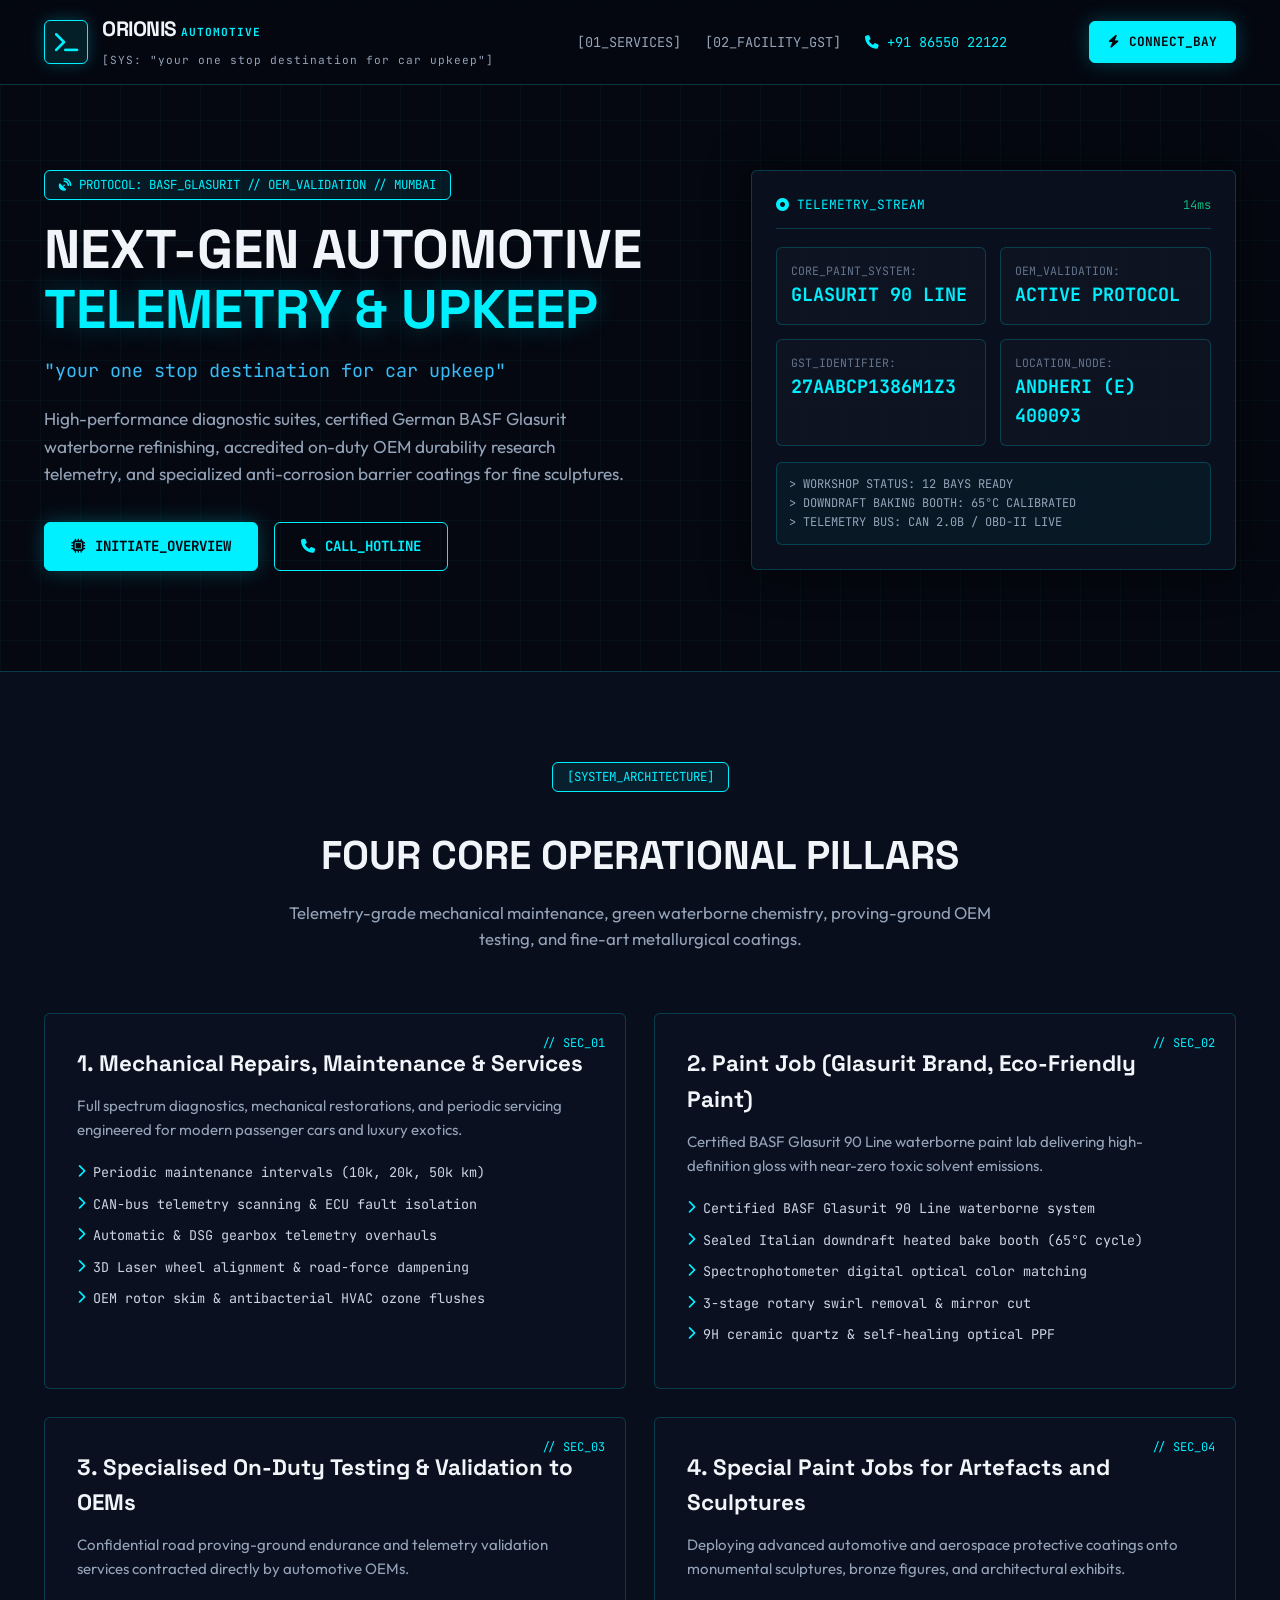
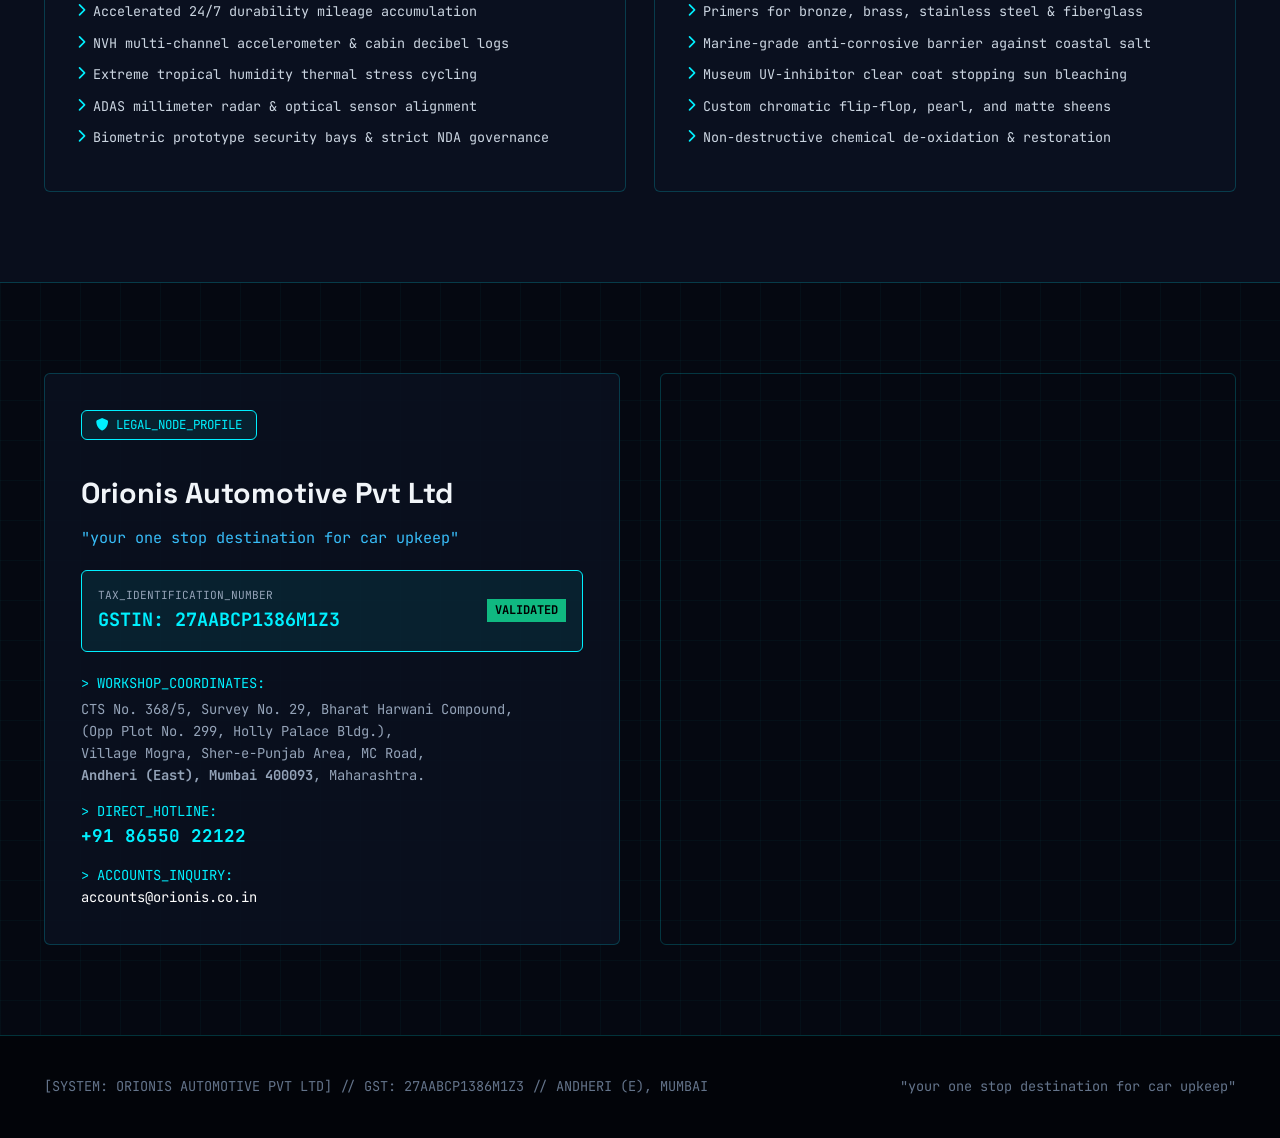
<file: design-3/index.html>
﻿<!DOCTYPE html>
<html lang="en">
<head>
  <meta charset="UTF-8">
  <meta name="viewport" content="width=device-width, initial-scale=1.0">
  <title>Orionis Automotive Pvt Ltd | Design 3: Cyber Telemetry Lab</title>
  <link rel="stylesheet" href="https://cdnjs.cloudflare.com/ajax/libs/font-awesome/6.5.1/css/all.min.css">
  <link rel="stylesheet" href="css/style.css">
</head>
<body>



  <!-- Header -->
  <header class="cyber-header">
    <div class="container header-inner">
      <div class="cyber-brand">
        <div class="cyber-icon"><i class="fa-solid fa-terminal"></i></div>
        <div class="brand-text-block">
          <h1>ORIONIS <span>AUTOMOTIVE</span></h1>
          <span>[SYS: "your one stop destination for car upkeep"]</span>
        </div>
      </div>
      <ul class="cyber-nav">
        <li><a href="#services">[01_SERVICES]</a></li>
        <li><a href="#hub">[02_FACILITY_GST]</a></li>
        <li><a href="tel:+918655022122" style="color:var(--neon-cyan);"><i class="fa-solid fa-phone"></i> +91 86550 22122</a></li>
      </ul>
      <a href="tel:+918655022122" class="cyber-btn cyber-btn-cyan" style="padding:10px 18px; font-size:0.8rem;">
        <i class="fa-solid fa-bolt"></i> CONNECT_BAY
      </a>
    </div>
  </header>

  <!-- Hero -->
  <section class="cyber-hero">
    <div class="container hero-layout">
      <div>
        <div class="hud-pill"><i class="fa-solid fa-satellite-dish"></i> PROTOCOL: BASF_GLASURIT // OEM_VALIDATION // MUMBAI</div>
        <h1 class="cyber-title">NEXT-GEN AUTOMOTIVE <span>TELEMETRY & UPKEEP</span></h1>
        <div class="cyber-tagline">"your one stop destination for car upkeep"</div>
        <p class="cyber-desc">
          High-performance diagnostic suites, certified German BASF Glasurit waterborne refinishing, accredited on-duty OEM durability research telemetry, and specialized anti-corrosion barrier coatings for fine sculptures.
        </p>
        <div class="hud-btn-group">
          <a href="#services" class="cyber-btn cyber-btn-cyan"><i class="fa-solid fa-microchip"></i> INITIATE_OVERVIEW</a>
          <a href="tel:+918655022122" class="cyber-btn cyber-btn-outline"><i class="fa-solid fa-phone"></i> CALL_HOTLINE</a>
        </div>
      </div>

      <!-- HUD Telemetry Card -->
      <div class="hud-telemetry-box">
        <div style="display:flex; justify-content:space-between; align-items:center; border-bottom:1px solid var(--border-neon); padding-bottom:12px;">
          <span style="font-family:var(--font-code); font-size:0.8rem; color:var(--neon-cyan);"><i class="fa-solid fa-circle-dot"></i> TELEMETRY_STREAM</span>
          <span id="ping-indicator" style="font-family:var(--font-code); font-size:0.75rem; color:#10b981;">14ms</span>
        </div>

        <div class="telemetry-grid">
          <div class="telemetry-card">
            <span>CORE_PAINT_SYSTEM:</span>
            <strong>GLASURIT 90 LINE</strong>
          </div>
          <div class="telemetry-card">
            <span>OEM_VALIDATION:</span>
            <strong>ACTIVE PROTOCOL</strong>
          </div>
          <div class="telemetry-card">
            <span>GST_IDENTIFIER:</span>
            <strong>27AABCP1386M1Z3</strong>
          </div>
          <div class="telemetry-card">
            <span>LOCATION_NODE:</span>
            <strong>ANDHERI (E) 400093</strong>
          </div>
        </div>

        <div style="margin-top:16px; padding:12px; background:rgba(0,240,255,0.04); border:1px solid var(--border-neon); border-radius:var(--radius-hud); font-family:var(--font-code); font-size:0.75rem; color:#94a3b8;">
          &gt; WORKSHOP STATUS: 12 BAYS READY<br>
          &gt; DOWNDRAFT BAKING BOOTH: 65°C CALIBRATED<br>
          &gt; TELEMETRY BUS: CAN 2.0B / OBD-II LIVE
        </div>
      </div>
    </div>
  </section>

  <!-- 4 Pillars Section -->
  <section class="cyber-section cyber-section-alt" id="services">
    <div class="container">
      <div class="cyber-head">
        <div class="hud-pill">[SYSTEM_ARCHITECTURE]</div>
        <h2>FOUR CORE OPERATIONAL PILLARS</h2>
        <p>Telemetry-grade mechanical maintenance, green waterborne chemistry, proving-ground OEM testing, and fine-art metallurgical coatings.</p>
      </div>

      <div class="pillars-4-grid">
        <!-- 1 -->
        <div class="hud-service-card">
          <span class="hud-code-tag">// SEC_01</span>
          <h3>1. Mechanical Repairs, Maintenance & Services</h3>
          <p>Full spectrum diagnostics, mechanical restorations, and periodic servicing engineered for modern passenger cars and luxury exotics.</p>
          <ul class="hud-checklist">
            <li><i class="fa-solid fa-chevron-right"></i> Periodic maintenance intervals (10k, 20k, 50k km)</li>
            <li><i class="fa-solid fa-chevron-right"></i> CAN-bus telemetry scanning & ECU fault isolation</li>
            <li><i class="fa-solid fa-chevron-right"></i> Automatic & DSG gearbox telemetry overhauls</li>
            <li><i class="fa-solid fa-chevron-right"></i> 3D Laser wheel alignment & road-force dampening</li>
            <li><i class="fa-solid fa-chevron-right"></i> OEM rotor skim & antibacterial HVAC ozone flushes</li>
          </ul>
        </div>

        <!-- 2 -->
        <div class="hud-service-card">
          <span class="hud-code-tag">// SEC_02</span>
          <h3>2. Paint Job (Glasurit Brand, Eco-Friendly Paint)</h3>
          <p>Certified BASF Glasurit 90 Line waterborne paint lab delivering high-definition gloss with near-zero toxic solvent emissions.</p>
          <ul class="hud-checklist">
            <li><i class="fa-solid fa-chevron-right"></i> Certified BASF Glasurit 90 Line waterborne system</li>
            <li><i class="fa-solid fa-chevron-right"></i> Sealed Italian downdraft heated bake booth (65°C cycle)</li>
            <li><i class="fa-solid fa-chevron-right"></i> Spectrophotometer digital optical color matching</li>
            <li><i class="fa-solid fa-chevron-right"></i> 3-stage rotary swirl removal & mirror cut</li>
            <li><i class="fa-solid fa-chevron-right"></i> 9H ceramic quartz & self-healing optical PPF</li>
          </ul>
        </div>

        <!-- 3 -->
        <div class="hud-service-card">
          <span class="hud-code-tag">// SEC_03</span>
          <h3>3. Specialised On-Duty Testing & Validation to OEMs</h3>
          <p>Confidential road proving-ground endurance and telemetry validation services contracted directly by automotive OEMs.</p>
          <ul class="hud-checklist">
            <li><i class="fa-solid fa-chevron-right"></i> Accelerated 24/7 durability mileage accumulation</li>
            <li><i class="fa-solid fa-chevron-right"></i> NVH multi-channel accelerometer & cabin decibel logs</li>
            <li><i class="fa-solid fa-chevron-right"></i> Extreme tropical humidity thermal stress cycling</li>
            <li><i class="fa-solid fa-chevron-right"></i> ADAS millimeter radar & optical sensor alignment</li>
            <li><i class="fa-solid fa-chevron-right"></i> Biometric prototype security bays & strict NDA governance</li>
          </ul>
        </div>

        <!-- 4 -->
        <div class="hud-service-card">
          <span class="hud-code-tag">// SEC_04</span>
          <h3>4. Special Paint Jobs for Artefacts and Sculptures</h3>
          <p>Deploying advanced automotive and aerospace protective coatings onto monumental sculptures, bronze figures, and architectural exhibits.</p>
          <ul class="hud-checklist">
            <li><i class="fa-solid fa-chevron-right"></i> Primers for bronze, brass, stainless steel & fiberglass</li>
            <li><i class="fa-solid fa-chevron-right"></i> Marine-grade anti-corrosive barrier against coastal salt</li>
            <li><i class="fa-solid fa-chevron-right"></i> Museum UV-inhibitor clear coat stopping sun bleaching</li>
            <li><i class="fa-solid fa-chevron-right"></i> Custom chromatic flip-flop, pearl, and matte sheens</li>
            <li><i class="fa-solid fa-chevron-right"></i> Non-destructive chemical de-oxidation & restoration</li>
          </ul>
        </div>
      </div>
    </div>
  </section>

  <!-- Hub / GST Section -->
  <section class="cyber-section" id="hub">
    <div class="container cyber-hub-grid">
      <div class="cyber-info-box">
        <div class="hud-pill"><i class="fa-solid fa-shield"></i> LEGAL_NODE_PROFILE</div>
        <h2 style="font-family:var(--font-title); font-size:1.8rem; margin:10px 0;">Orionis Automotive Pvt Ltd</h2>
        <div class="cyber-tagline" style="font-size:0.95rem; margin-bottom:16px;">"your one stop destination for car upkeep"</div>

        <div class="gst-cyber-badge">
          <div>
            <span style="font-family:var(--font-code); font-size:0.7rem; color:#94a3b8; display:block;">TAX_IDENTIFICATION_NUMBER</span>
            <code>GSTIN: 27AABCP1386M1Z3</code>
          </div>
          <span style="font-family:var(--font-code); font-size:0.75rem; background:#10b981; color:#000; padding:2px 8px; font-weight:700;">VALIDATED</span>
        </div>

        <div style="font-family:var(--font-code); font-size:0.86rem; color:#cbd5e1; display:flex; flex-direction:column; gap:14px;">
          <div>
            <span style="color:var(--neon-cyan);">&gt; WORKSHOP_COORDINATES:</span>
            <p style="color:#94a3b8; margin-top:4px;">
              CTS No. 368/5, Survey No. 29, Bharat Harwani Compound,<br>
              (Opp Plot No. 299, Holly Palace Bldg.),<br>
              Village Mogra, Sher-e-Punjab Area, MC Road,<br>
              <strong>Andheri (East), Mumbai 400093</strong>, Maharashtra.
            </p>
          </div>

          <div>
            <span style="color:var(--neon-cyan);">&gt; DIRECT_HOTLINE:</span>
            <p><a href="tel:+918655022122" style="color:var(--neon-cyan); font-weight:700; font-size:1.1rem; text-decoration:none;">+91 86550 22122</a></p>
          </div>

          <div>
            <span style="color:var(--neon-cyan);">&gt; ACCOUNTS_INQUIRY:</span>
            <p><a href="mailto:accounts@orionis.co.in" style="color:#fff; text-decoration:none;">accounts@orionis.co.in</a></p>
          </div>
        </div>
      </div>

      <div style="border:1px solid var(--border-neon); border-radius:var(--radius-hud); overflow:hidden; min-height:350px;">
        <iframe 
          src="https://maps.google.com/maps?q=Sher-e-Punjab,Andheri%20East,Mumbai,Maharashtra%20400093&t=&z=15&ie=UTF8&iwloc=&output=embed" 
          title="Orionis Automotive Location Map"
          style="width:100%; height:100%; border:none; min-height:350px;"
          loading="lazy">
        </iframe>
      </div>
    </div>
  </section>

  <!-- Footer -->
  <footer class="cyber-footer">
    <div class="container cyber-footer-row">
      <div>
        [SYSTEM: ORIONIS AUTOMOTIVE PVT LTD] // GST: 27AABCP1386M1Z3 // ANDHERI (E), MUMBAI
      </div>
      <div>
        "your one stop destination for car upkeep"
      </div>
    </div>
  </footer>

  <script src="js/script.js"></script>
</body>
</html>
</file>
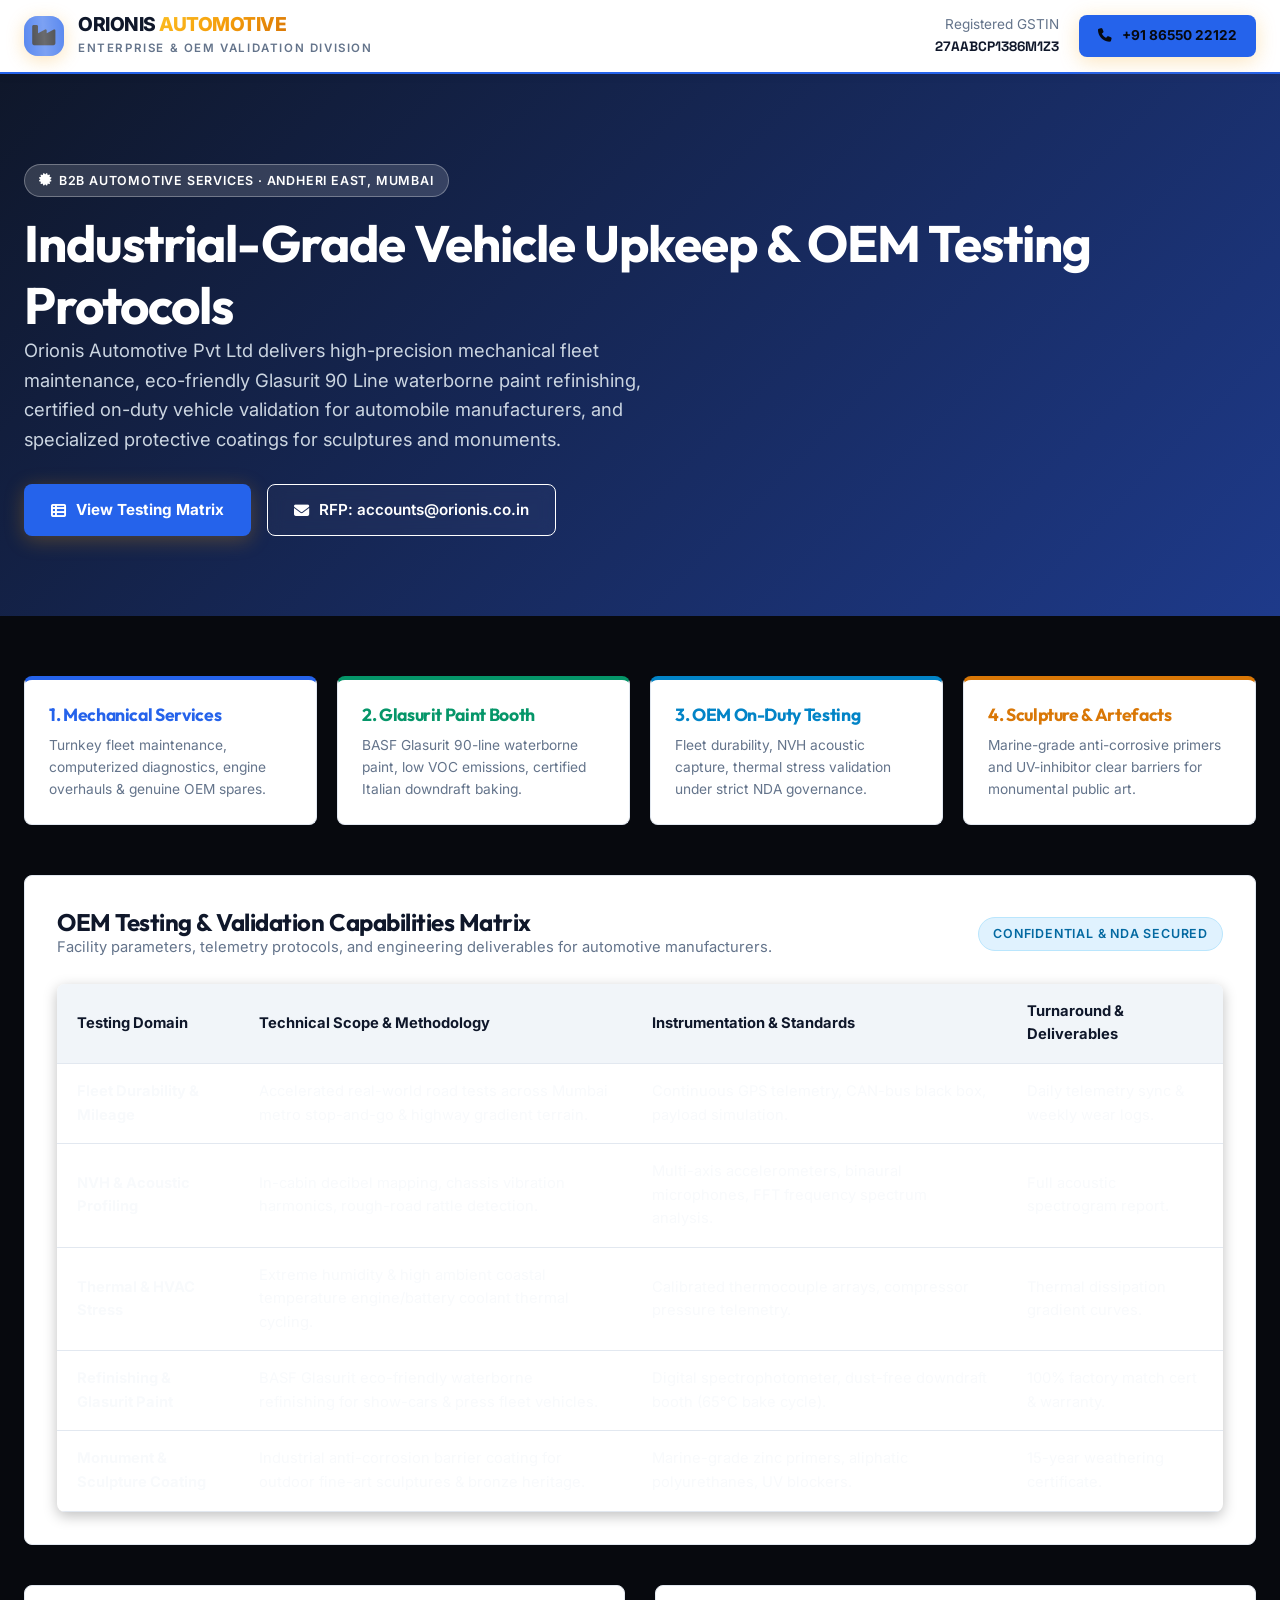
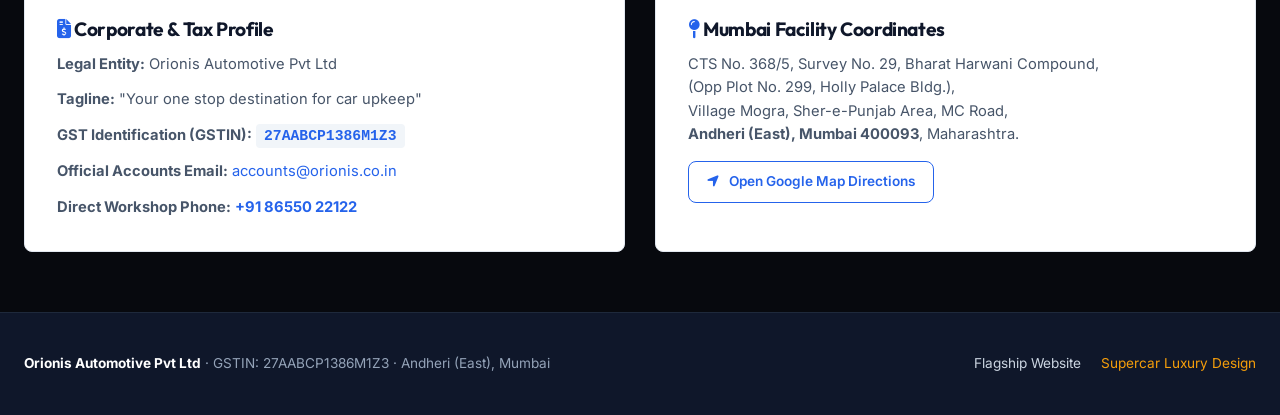
<file: design-corporate.html>
<!DOCTYPE html>
<html lang="en" data-theme="oem-clean">
<head>
  <meta charset="UTF-8">
  <meta name="viewport" content="width=device-width, initial-scale=1.0">
  <title>Corporate & OEM Engineering Portal | Orionis Automotive Pvt Ltd</title>
  <meta name="description" content="Orionis Automotive Corporate & OEM Testing Division - Specialised On-Duty Validation, Mechanical Fleet Maintenance & Glasurit Coatings.">
  
  <link rel="stylesheet" href="https://cdnjs.cloudflare.com/ajax/libs/font-awesome/6.5.1/css/all.min.css">
  <link rel="stylesheet" href="css/style.css">
  
  <style>
    /* Specific overrides for Corporate Enterprise Edition */
    .corporate-hero-banner {
      background: linear-gradient(135deg, #0f172a 0%, #1e3a8a 100%);
      color: #ffffff;
      padding: 90px 0 80px;
      position: relative;
    }
    .corporate-hero-banner h1 {
      color: #ffffff;
      font-size: 3.2rem;
      letter-spacing: -1px;
    }
    .corporate-hero-banner p {
      color: #cbd5e1;
      font-size: 1.15rem;
      max-width: 680px;
    }
    .spec-table {
      width: 100%;
      border-collapse: collapse;
      margin-top: 24px;
      background: #ffffff;
      border-radius: var(--radius-sm);
      overflow: hidden;
      box-shadow: var(--shadow-sm);
    }
    .spec-table th, .spec-table td {
      padding: 16px 20px;
      text-align: left;
      border-bottom: 1px solid #e2e8f0;
      font-size: 0.92rem;
    }
    .spec-table th {
      background: #f1f5f9;
      font-weight: 700;
      color: #0f172a;
    }
    .spec-table tr:hover {
      background: #f8fafc;
    }
    .corporate-nav-strip {
      background: #ffffff;
      border-bottom: 2px solid #2563eb;
      padding: 14px 24px;
      display: flex;
      justify-content: space-between;
      align-items: center;
      position: sticky;
      top: 0;
      z-index: 1000;
      box-shadow: 0 2px 10px rgba(0,0,0,0.05);
    }
  </style>
</head>
<body>



  <!-- Corporate Header Strip -->
  <header class="corporate-nav-strip">
    <div class="brand-logo">
      <div class="brand-icon-box" style="background:#2563eb; width:40px; height:40px;">
        <i class="fa-solid fa-industry"></i>
      </div>
      <div class="brand-text">
        <span class="brand-name" style="font-size:1.2rem; color:#0f172a;">ORIONIS <span>AUTOMOTIVE</span></span>
        <span class="brand-tagline" style="color:#64748b;">Enterprise & OEM Validation Division</span>
      </div>
    </div>

    <div style="display:flex; gap:20px; align-items:center;">
      <div style="text-align:right; font-size:0.85rem;">
        <span style="color:#64748b; display:block;">Registered GSTIN</span>
        <strong style="color:#0f172a; font-family:var(--font-tech);">27AABCP1386M1Z3</strong>
      </div>
      <a href="tel:+918655022122" class="btn btn-primary btn-sm" style="background:#2563eb;">
        <i class="fa-solid fa-phone"></i> +91 86550 22122
      </a>
    </div>
  </header>

  <!-- Corporate Hero Banner -->
  <section class="corporate-hero-banner">
    <div class="container">
      <div class="badge" style="background:rgba(255,255,255,0.15); color:#ffffff; border-color:rgba(255,255,255,0.3); margin-bottom:16px;">
        <i class="fa-solid fa-certificate"></i> B2B Automotive Services · Andheri East, Mumbai
      </div>
      <h1>Industrial-Grade Vehicle Upkeep & OEM Testing Protocols</h1>
      <p>
        Orionis Automotive Pvt Ltd delivers high-precision mechanical fleet maintenance, eco-friendly Glasurit 90 Line waterborne paint refinishing, certified on-duty vehicle validation for automobile manufacturers, and specialized protective coatings for sculptures and monuments.
      </p>

      <div style="display:flex; gap:16px; margin-top:30px; flex-wrap:wrap;">
        <a href="#matrix" class="btn btn-primary" style="background:#2563eb; color:#fff;">
          <i class="fa-solid fa-table-list"></i> View Testing Matrix
        </a>
        <a href="mailto:accounts@orionis.co.in" class="btn btn-outline" style="border-color:#fff; color:#fff;">
          <i class="fa-solid fa-envelope"></i> RFP: accounts@orionis.co.in
        </a>
      </div>
    </div>
  </section>

  <!-- Executive Summary Cards -->
  <section class="section" style="padding:60px 0;">
    <div class="container">
      <div style="display:grid; grid-template-columns:repeat(4, 1fr); gap:20px; margin-bottom:50px;">
        <div style="background:#fff; border:1px solid #e2e8f0; border-top:4px solid #2563eb; padding:24px; border-radius:8px;">
          <h4 style="color:#2563eb; font-size:1.1rem; margin-bottom:8px;">1. Mechanical Services</h4>
          <p style="font-size:0.86rem; color:#64748b;">Turnkey fleet maintenance, computerized diagnostics, engine overhauls & genuine OEM spares.</p>
        </div>
        <div style="background:#fff; border:1px solid #e2e8f0; border-top:4px solid #059669; padding:24px; border-radius:8px;">
          <h4 style="color:#059669; font-size:1.1rem; margin-bottom:8px;">2. Glasurit Paint Booth</h4>
          <p style="font-size:0.86rem; color:#64748b;">BASF Glasurit 90-line waterborne paint, low VOC emissions, certified Italian downdraft baking.</p>
        </div>
        <div style="background:#fff; border:1px solid #e2e8f0; border-top:4px solid #0284c7; padding:24px; border-radius:8px;">
          <h4 style="color:#0284c7; font-size:1.1rem; margin-bottom:8px;">3. OEM On-Duty Testing</h4>
          <p style="font-size:0.86rem; color:#64748b;">Fleet durability, NVH acoustic capture, thermal stress validation under strict NDA governance.</p>
        </div>
        <div style="background:#fff; border:1px solid #e2e8f0; border-top:4px solid #d97706; padding:24px; border-radius:8px;">
          <h4 style="color:#d97706; font-size:1.1rem; margin-bottom:8px;">4. Sculpture & Artefacts</h4>
          <p style="font-size:0.86rem; color:#64748b;">Marine-grade anti-corrosive primers and UV-inhibitor clear barriers for monumental public art.</p>
        </div>
      </div>

      <!-- OEM Testing Capability Matrix Table -->
      <div id="matrix" style="background:#fff; border:1px solid #e2e8f0; border-radius:8px; padding:32px;">
        <div style="display:flex; justify-content:space-between; align-items:center; flex-wrap:wrap; gap:16px;">
          <div>
            <h3 style="font-size:1.5rem; color:#0f172a;">OEM Testing & Validation Capabilities Matrix</h3>
            <p style="color:#64748b; font-size:0.92rem;">Facility parameters, telemetry protocols, and engineering deliverables for automotive manufacturers.</p>
          </div>
          <span class="badge" style="background:#e0f2fe; color:#0369a1; border-color:#bae6fd;">Confidential & NDA Secured</span>
        </div>

        <table class="spec-table">
          <thead>
            <tr>
              <th>Testing Domain</th>
              <th>Technical Scope & Methodology</th>
              <th>Instrumentation & Standards</th>
              <th>Turnaround & Deliverables</th>
            </tr>
          </thead>
          <tbody>
            <tr>
              <td><strong>Fleet Durability & Mileage</strong></td>
              <td>Accelerated real-world road tests across Mumbai metro stop-and-go & highway gradient terrain.</td>
              <td>Continuous GPS telemetry, CAN-bus black box, payload simulation.</td>
              <td>Daily telemetry sync & weekly wear logs.</td>
            </tr>
            <tr>
              <td><strong>NVH & Acoustic Profiling</strong></td>
              <td>In-cabin decibel mapping, chassis vibration harmonics, rough-road rattle detection.</td>
              <td>Multi-axis accelerometers, binaural microphones, FFT frequency spectrum analysis.</td>
              <td>Full acoustic spectrogram report.</td>
            </tr>
            <tr>
              <td><strong>Thermal & HVAC Stress</strong></td>
              <td>Extreme humidity & high ambient coastal temperature engine/battery coolant thermal cycling.</td>
              <td>Calibrated thermocouple arrays, compressor pressure telemetry.</td>
              <td>Thermal dissipation gradient curves.</td>
            </tr>
            <tr>
              <td><strong>Refinishing & Glasurit Paint</strong></td>
              <td>BASF Glasurit eco-friendly waterborne refinishing for show-cars & press fleet vehicles.</td>
              <td>Digital spectrophotometer, dust-free downdraft booth (65°C bake cycle).</td>
              <td>100% factory match cert & warranty.</td>
            </tr>
            <tr>
              <td><strong>Monument & Sculpture Coating</strong></td>
              <td>Industrial anti-corrosion barrier coating for outdoor fine-art sculptures & bronze heritage.</td>
              <td>Marine-grade zinc primers, aliphatic polyurethanes, UV blockers.</td>
              <td>15-year weathering certificate.</td>
            </tr>
          </tbody>
        </table>
      </div>

      <!-- Facility Information & Official GST Details -->
      <div style="margin-top:40px; display:grid; grid-template-columns:1fr 1fr; gap:30px;">
        <div style="background:#fff; border:1px solid #e2e8f0; border-radius:8px; padding:32px;">
          <h4 style="font-size:1.2rem; color:#0f172a; margin-bottom:12px;"><i class="fa-solid fa-file-invoice-dollar" style="color:#2563eb;"></i> Corporate & Tax Profile</h4>
          <ul style="list-style:none; display:flex; flex-direction:column; gap:12px; font-size:0.92rem; color:#475569;">
            <li><strong>Legal Entity:</strong> Orionis Automotive Pvt Ltd</li>
            <li><strong>Tagline:</strong> "Your one stop destination for car upkeep"</li>
            <li><strong>GST Identification (GSTIN):</strong> <code style="background:#f1f5f9; padding:4px 8px; border-radius:4px; font-weight:700; color:#2563eb;">27AABCP1386M1Z3</code></li>
            <li><strong>Official Accounts Email:</strong> <a href="mailto:accounts@orionis.co.in" style="color:#2563eb;">accounts@orionis.co.in</a></li>
            <li><strong>Direct Workshop Phone:</strong> <a href="tel:+918655022122" style="color:#2563eb; font-weight:700;">+91 86550 22122</a></li>
          </ul>
        </div>

        <div style="background:#fff; border:1px solid #e2e8f0; border-radius:8px; padding:32px;">
          <h4 style="font-size:1.2rem; color:#0f172a; margin-bottom:12px;"><i class="fa-solid fa-map-pin" style="color:#2563eb;"></i> Mumbai Facility Coordinates</h4>
          <p style="font-size:0.92rem; color:#475569; line-height:1.6; margin-bottom:14px;">
            CTS No. 368/5, Survey No. 29, Bharat Harwani Compound,<br>
            (Opp Plot No. 299, Holly Palace Bldg.),<br>
            Village Mogra, Sher-e-Punjab Area, MC Road,<br>
            <strong>Andheri (East), Mumbai 400093</strong>, Maharashtra.
          </p>
          <a href="https://maps.google.com/?q=Sher-e-Punjab,Andheri+East,Mumbai+400093" target="_blank" class="btn btn-outline btn-sm" style="border-color:#2563eb; color:#2563eb;" rel="noopener">
            <i class="fa-solid fa-location-arrow"></i> Open Google Map Directions
          </a>
        </div>
      </div>

    </div>
  </section>

  <!-- Corporate Footer -->
  <footer style="background:#0f172a; color:#94a3b8; padding:40px 0; font-size:0.85rem; border-top:1px solid #1e293b;">
    <div class="container" style="display:flex; justify-content:space-between; align-items:center; flex-wrap:wrap; gap:16px;">
      <div>
        <strong style="color:#fff;">Orionis Automotive Pvt Ltd</strong> · GSTIN: 27AABCP1386M1Z3 · Andheri (East), Mumbai
      </div>
      <div>
        <a href="index.html" style="color:#cbd5e1; margin-right:16px;">Flagship Website</a>
        <a href="design-luxury.html" style="color:#f59e0b;">Supercar Luxury Design</a>
      </div>
    </div>
  </footer>

</body>
</html>
</file>
<file: design-2-corporate-oem/css/style.css>
/* ===================================================================
   DESIGN 2: CORPORATE GERMAN ENGINEERING & OEM TECH
   Orionis Automotive Pvt Ltd - "Your One-Stop Destination for Car Upkeep"
   =================================================================== */

@import url('https://fonts.googleapis.com/css2?family=Inter:wght@300;400;500;600;700;800&family=JetBrains+Mono:wght@400;500;700&display=swap');

:root {
  --bg-body: #f8fafc;
  --bg-surface: #ffffff;
  --bg-subtle: #f1f5f9;
  
  --primary-blue: #1e40af;
  --accent-blue: #2563eb;
  --accent-light: #eff6ff;
  --border-light: #e2e8f0;
  --border-dark: #cbd5e1;

  --text-dark: #0f172a;
  --text-muted: #475569;
  --text-dim: #64748b;
  --text-white: #ffffff;

  --font-main: 'Inter', sans-serif;
  --font-mono: 'JetBrains Mono', monospace;

  --radius-xs: 4px;
  --radius-sm: 8px;
  --radius-md: 12px;
}

*, *::before, *::after {
  box-sizing: border-box;
  margin: 0;
  padding: 0;
}

body {
  font-family: var(--font-main);
  background-color: var(--bg-body);
  color: var(--text-dark);
  line-height: 1.6;
}

/* Global Switcher Bar */
.global-switcher-strip {
  background: #0f172a;
  border-bottom: 2px solid var(--accent-blue);
  padding: 8px 24px;
  display: flex;
  justify-content: space-between;
  align-items: center;
  flex-wrap: wrap;
  gap: 12px;
  font-size: 0.82rem;
}

.switcher-pills {
  display: flex;
  gap: 8px;
  align-items: center;
  flex-wrap: wrap;
}

.switcher-pill {
  padding: 4px 12px;
  border-radius: var(--radius-xs);
  text-decoration: none;
  font-weight: 600;
  font-size: 0.78rem;
  border: 1px solid #334155;
  color: #94a3b8;
  transition: all 0.2s ease;
}

.switcher-pill:hover {
  border-color: #38bdf8;
  color: #ffffff;
}

.switcher-pill.active {
  background: var(--accent-blue);
  color: #ffffff;
  border-color: var(--accent-blue);
}

.container {
  max-width: 1240px;
  margin: 0 auto;
  padding: 0 24px;
}

/* Corporate Top Navbar */
.corp-header {
  background: var(--bg-surface);
  border-bottom: 1px solid var(--border-light);
  position: sticky;
  top: 0;
  z-index: 1000;
}

.header-flex {
  display: flex;
  justify-content: space-between;
  align-items: center;
  height: 80px;
}

.brand-box {
  display: flex;
  align-items: center;
  gap: 14px;
}

.brand-emblem {
  width: 44px;
  height: 44px;
  background: var(--primary-blue);
  border-radius: var(--radius-xs);
  display: flex;
  align-items: center;
  justify-content: center;
  color: #fff;
  font-size: 1.25rem;
}

.brand-text h1 {
  font-size: 1.25rem;
  font-weight: 800;
  color: var(--text-dark);
  letter-spacing: -0.5px;
  text-transform: uppercase;
}

.brand-text span {
  font-size: 0.72rem;
  color: var(--text-muted);
  display: block;
  font-weight: 600;
  letter-spacing: 0.8px;
}

.corp-nav {
  display: flex;
  gap: 28px;
  list-style: none;
}

.corp-nav a {
  text-decoration: none;
  color: var(--text-muted);
  font-weight: 600;
  font-size: 0.9rem;
  transition: color 0.2s;
}

.corp-nav a:hover {
  color: var(--accent-blue);
}

/* Hero */
.corp-hero {
  background: linear-gradient(135deg, #0f172a 0%, #1e3a8a 100%);
  color: #ffffff;
  padding: 85px 0;
}

.corp-hero-grid {
  display: grid;
  grid-template-columns: 1.2fr 0.8fr;
  gap: 40px;
  align-items: center;
}

.corp-badge {
  display: inline-flex;
  align-items: center;
  gap: 8px;
  background: rgba(255, 255, 255, 0.15);
  color: #ffffff;
  padding: 5px 12px;
  border-radius: var(--radius-xs);
  font-size: 0.78rem;
  font-weight: 600;
  letter-spacing: 0.5px;
  margin-bottom: 18px;
  border: 1px solid rgba(255, 255, 255, 0.2);
}

.corp-hero h2 {
  font-size: 3rem;
  line-height: 1.15;
  font-weight: 800;
  margin-bottom: 16px;
}

.corp-tagline {
  font-family: var(--font-mono);
  font-size: 1.1rem;
  color: #93c5fd;
  margin-bottom: 18px;
}

.corp-hero p {
  color: #cbd5e1;
  font-size: 1.05rem;
  margin-bottom: 28px;
  line-height: 1.65;
}

.corp-btn-group {
  display: flex;
  gap: 14px;
  flex-wrap: wrap;
}

.corp-btn {
  display: inline-flex;
  align-items: center;
  gap: 8px;
  padding: 12px 24px;
  border-radius: var(--radius-xs);
  font-weight: 600;
  font-size: 0.9rem;
  text-decoration: none;
  cursor: pointer;
  transition: all 0.2s;
}

.corp-btn-primary {
  background: var(--accent-blue);
  color: #ffffff;
  border: 1px solid var(--accent-blue);
}

.corp-btn-primary:hover {
  background: #1d4ed8;
}

.corp-btn-outline {
  background: transparent;
  color: #ffffff;
  border: 1px solid rgba(255, 255, 255, 0.4);
}

.corp-btn-outline:hover {
  background: rgba(255, 255, 255, 0.1);
}

.corp-spec-card {
  background: var(--bg-surface);
  color: var(--text-dark);
  border-radius: var(--radius-sm);
  padding: 28px;
  box-shadow: 0 10px 30px rgba(0, 0, 0, 0.2);
}

.spec-header {
  border-bottom: 2px solid var(--border-light);
  padding-bottom: 12px;
  margin-bottom: 16px;
  display: flex;
  justify-content: space-between;
  align-items: center;
}

.spec-header h3 {
  font-size: 1.05rem;
  font-weight: 700;
}

.spec-row {
  display: flex;
  justify-content: space-between;
  padding: 10px 0;
  border-bottom: 1px solid var(--border-light);
  font-size: 0.88rem;
}

.spec-row span {
  color: var(--text-muted);
}

.spec-row strong {
  color: var(--text-dark);
  font-family: var(--font-mono);
}

/* 4 Pillars Section */
.corp-section {
  padding: 80px 0;
}

.corp-section-alt {
  background: var(--bg-subtle);
}

.section-intro {
  text-align: center;
  max-width: 720px;
  margin: 0 auto 50px;
}

.section-intro h3 {
  font-size: 2.2rem;
  font-weight: 800;
  margin-top: 10px;
  margin-bottom: 12px;
}

.section-intro p {
  color: var(--text-muted);
  font-size: 1rem;
}

.corp-pillars-grid {
  display: grid;
  grid-template-columns: repeat(2, 1fr);
  gap: 26px;
}

.corp-card {
  background: var(--bg-surface);
  border: 1px solid var(--border-light);
  border-top: 4px solid var(--accent-blue);
  border-radius: var(--radius-xs);
  padding: 32px;
  box-shadow: 0 4px 12px rgba(0,0,0,0.03);
  display: flex;
  flex-direction: column;
}

.corp-card h4 {
  font-size: 1.35rem;
  margin-bottom: 12px;
  color: var(--text-dark);
}

.corp-card p {
  font-size: 0.92rem;
  color: var(--text-muted);
  margin-bottom: 18px;
  line-height: 1.6;
}

.corp-features-list {
  list-style: none;
  margin-bottom: 20px;
  flex-grow: 1;
}

.corp-features-list li {
  font-size: 0.86rem;
  color: var(--text-muted);
  margin-bottom: 8px;
  display: flex;
  align-items: flex-start;
  gap: 8px;
}

.corp-features-list li i {
  color: var(--accent-blue);
  margin-top: 3px;
}

/* OEM Table */
.matrix-table {
  width: 100%;
  border-collapse: collapse;
  margin-top: 24px;
  background: #fff;
  border-radius: var(--radius-xs);
  overflow: hidden;
  box-shadow: 0 2px 8px rgba(0,0,0,0.05);
}

.matrix-table th, .matrix-table td {
  padding: 14px 18px;
  text-align: left;
  border-bottom: 1px solid var(--border-light);
  font-size: 0.88rem;
}

.matrix-table th {
  background: var(--bg-subtle);
  color: var(--text-dark);
  font-weight: 700;
}

/* Facility & GST Details */
.corp-facility-grid {
  display: grid;
  grid-template-columns: 1fr 1fr;
  gap: 30px;
}

.facility-card {
  background: var(--bg-surface);
  border: 1px solid var(--border-light);
  padding: 32px;
  border-radius: var(--radius-xs);
}

.gst-highlight {
  background: var(--accent-light);
  border-left: 4px solid var(--accent-blue);
  padding: 14px 18px;
  margin: 18px 0;
  display: flex;
  justify-content: space-between;
  align-items: center;
}

.gst-highlight strong {
  font-family: var(--font-mono);
  color: var(--primary-blue);
  font-size: 1.1rem;
}

/* Footer */
.corp-footer {
  background: #0f172a;
  color: #94a3b8;
  padding: 40px 0;
  font-size: 0.85rem;
}

.corp-footer-flex {
  display: flex;
  justify-content: space-between;
  align-items: center;
  flex-wrap: wrap;
  gap: 16px;
}

@media (max-width: 900px) {
  .corp-hero-grid, .corp-pillars-grid, .corp-facility-grid {
    grid-template-columns: 1fr;
  }
}
</file>
<file: design-2/css/style.css>
/* ===================================================================
   DESIGN 2: CORPORATE GERMAN ENGINEERING & OEM TECH
   Orionis Automotive Pvt Ltd - "Your One-Stop Destination for Car Upkeep"
   =================================================================== */

@import url('https://fonts.googleapis.com/css2?family=Inter:wght@300;400;500;600;700;800&family=JetBrains+Mono:wght@400;500;700&display=swap');

:root {
  --bg-body: #f8fafc;
  --bg-surface: #ffffff;
  --bg-subtle: #f1f5f9;
  
  --primary-blue: #1e40af;
  --accent-blue: #2563eb;
  --accent-light: #eff6ff;
  --border-light: #e2e8f0;
  --border-dark: #cbd5e1;

  --text-dark: #0f172a;
  --text-muted: #475569;
  --text-dim: #64748b;
  --text-white: #ffffff;

  --font-main: 'Inter', sans-serif;
  --font-mono: 'JetBrains Mono', monospace;

  --radius-xs: 4px;
  --radius-sm: 8px;
  --radius-md: 12px;
}

*, *::before, *::after {
  box-sizing: border-box;
  margin: 0;
  padding: 0;
}

body {
  font-family: var(--font-main);
  background-color: var(--bg-body);
  color: var(--text-dark);
  line-height: 1.6;
}

/* Global Switcher Bar */
.global-switcher-strip {
  background: #0f172a;
  border-bottom: 2px solid var(--accent-blue);
  padding: 8px 24px;
  display: flex;
  justify-content: space-between;
  align-items: center;
  flex-wrap: wrap;
  gap: 12px;
  font-size: 0.82rem;
}

.switcher-pills {
  display: flex;
  gap: 8px;
  align-items: center;
  flex-wrap: wrap;
}

.switcher-pill {
  padding: 4px 12px;
  border-radius: var(--radius-xs);
  text-decoration: none;
  font-weight: 600;
  font-size: 0.78rem;
  border: 1px solid #334155;
  color: #94a3b8;
  transition: all 0.2s ease;
}

.switcher-pill:hover {
  border-color: #38bdf8;
  color: #ffffff;
}

.switcher-pill.active {
  background: var(--accent-blue);
  color: #ffffff;
  border-color: var(--accent-blue);
}

.container {
  max-width: 1240px;
  margin: 0 auto;
  padding: 0 24px;
}

/* Corporate Top Navbar */
.corp-header {
  background: var(--bg-surface);
  border-bottom: 1px solid var(--border-light);
  position: sticky;
  top: 0;
  z-index: 1000;
}

.header-flex {
  display: flex;
  justify-content: space-between;
  align-items: center;
  height: 80px;
}

.brand-box {
  display: flex;
  align-items: center;
  gap: 14px;
}

.brand-emblem {
  width: 44px;
  height: 44px;
  background: var(--primary-blue);
  border-radius: var(--radius-xs);
  display: flex;
  align-items: center;
  justify-content: center;
  color: #fff;
  font-size: 1.25rem;
}

.brand-text h1 {
  font-size: 1.25rem;
  font-weight: 800;
  color: var(--text-dark);
  letter-spacing: -0.5px;
  text-transform: uppercase;
}

.brand-text span {
  font-size: 0.72rem;
  color: var(--text-muted);
  display: block;
  font-weight: 600;
  letter-spacing: 0.8px;
}

.corp-nav {
  display: flex;
  gap: 28px;
  list-style: none;
}

.corp-nav a {
  text-decoration: none;
  color: var(--text-muted);
  font-weight: 600;
  font-size: 0.9rem;
  transition: color 0.2s;
}

.corp-nav a:hover {
  color: var(--accent-blue);
}

/* Hero */
.corp-hero {
  background: linear-gradient(135deg, #0f172a 0%, #1e3a8a 100%);
  color: #ffffff;
  padding: 85px 0;
}

.corp-hero-grid {
  display: grid;
  grid-template-columns: 1.2fr 0.8fr;
  gap: 40px;
  align-items: center;
}

.corp-badge {
  display: inline-flex;
  align-items: center;
  gap: 8px;
  background: rgba(255, 255, 255, 0.15);
  color: #ffffff;
  padding: 5px 12px;
  border-radius: var(--radius-xs);
  font-size: 0.78rem;
  font-weight: 600;
  letter-spacing: 0.5px;
  margin-bottom: 18px;
  border: 1px solid rgba(255, 255, 255, 0.2);
}

.corp-hero h2 {
  font-size: 3rem;
  line-height: 1.15;
  font-weight: 800;
  margin-bottom: 16px;
}

.corp-tagline {
  font-family: var(--font-mono);
  font-size: 1.1rem;
  color: #93c5fd;
  margin-bottom: 18px;
}

.corp-hero p {
  color: #cbd5e1;
  font-size: 1.05rem;
  margin-bottom: 28px;
  line-height: 1.65;
}

.corp-btn-group {
  display: flex;
  gap: 14px;
  flex-wrap: wrap;
}

.corp-btn {
  display: inline-flex;
  align-items: center;
  gap: 8px;
  padding: 12px 24px;
  border-radius: var(--radius-xs);
  font-weight: 600;
  font-size: 0.9rem;
  text-decoration: none;
  cursor: pointer;
  transition: all 0.2s;
}

.corp-btn-primary {
  background: var(--accent-blue);
  color: #ffffff;
  border: 1px solid var(--accent-blue);
}

.corp-btn-primary:hover {
  background: #1d4ed8;
}

.corp-btn-outline {
  background: transparent;
  color: #ffffff;
  border: 1px solid rgba(255, 255, 255, 0.4);
}

.corp-btn-outline:hover {
  background: rgba(255, 255, 255, 0.1);
}

.corp-spec-card {
  background: var(--bg-surface);
  color: var(--text-dark);
  border-radius: var(--radius-sm);
  padding: 28px;
  box-shadow: 0 10px 30px rgba(0, 0, 0, 0.2);
}

.spec-header {
  border-bottom: 2px solid var(--border-light);
  padding-bottom: 12px;
  margin-bottom: 16px;
  display: flex;
  justify-content: space-between;
  align-items: center;
}

.spec-header h3 {
  font-size: 1.05rem;
  font-weight: 700;
}

.spec-row {
  display: flex;
  justify-content: space-between;
  padding: 10px 0;
  border-bottom: 1px solid var(--border-light);
  font-size: 0.88rem;
}

.spec-row span {
  color: var(--text-muted);
}

.spec-row strong {
  color: var(--text-dark);
  font-family: var(--font-mono);
}

/* 4 Pillars Section */
.corp-section {
  padding: 80px 0;
}

.corp-section-alt {
  background: var(--bg-subtle);
}

.section-intro {
  text-align: center;
  max-width: 720px;
  margin: 0 auto 50px;
}

.section-intro h3 {
  font-size: 2.2rem;
  font-weight: 800;
  margin-top: 10px;
  margin-bottom: 12px;
}

.section-intro p {
  color: var(--text-muted);
  font-size: 1rem;
}

.corp-pillars-grid {
  display: grid;
  grid-template-columns: repeat(2, 1fr);
  gap: 26px;
}

.corp-card {
  background: var(--bg-surface);
  border: 1px solid var(--border-light);
  border-top: 4px solid var(--accent-blue);
  border-radius: var(--radius-xs);
  padding: 32px;
  box-shadow: 0 4px 12px rgba(0,0,0,0.03);
  display: flex;
  flex-direction: column;
}

.corp-card h4 {
  font-size: 1.35rem;
  margin-bottom: 12px;
  color: var(--text-dark);
}

.corp-card p {
  font-size: 0.92rem;
  color: var(--text-muted);
  margin-bottom: 18px;
  line-height: 1.6;
}

.corp-features-list {
  list-style: none;
  margin-bottom: 20px;
  flex-grow: 1;
}

.corp-features-list li {
  font-size: 0.86rem;
  color: var(--text-muted);
  margin-bottom: 8px;
  display: flex;
  align-items: flex-start;
  gap: 8px;
}

.corp-features-list li i {
  color: var(--accent-blue);
  margin-top: 3px;
}

/* OEM Table */
.matrix-table {
  width: 100%;
  border-collapse: collapse;
  margin-top: 24px;
  background: #fff;
  border-radius: var(--radius-xs);
  overflow: hidden;
  box-shadow: 0 2px 8px rgba(0,0,0,0.05);
}

.matrix-table th, .matrix-table td {
  padding: 14px 18px;
  text-align: left;
  border-bottom: 1px solid var(--border-light);
  font-size: 0.88rem;
}

.matrix-table th {
  background: var(--bg-subtle);
  color: var(--text-dark);
  font-weight: 700;
}

/* Facility & GST Details */
.corp-facility-grid {
  display: grid;
  grid-template-columns: 1fr 1fr;
  gap: 30px;
}

.facility-card {
  background: var(--bg-surface);
  border: 1px solid var(--border-light);
  padding: 32px;
  border-radius: var(--radius-xs);
}

.gst-highlight {
  background: var(--accent-light);
  border-left: 4px solid var(--accent-blue);
  padding: 14px 18px;
  margin: 18px 0;
  display: flex;
  justify-content: space-between;
  align-items: center;
}

.gst-highlight strong {
  font-family: var(--font-mono);
  color: var(--primary-blue);
  font-size: 1.1rem;
}

/* Footer */
.corp-footer {
  background: #0f172a;
  color: #94a3b8;
  padding: 40px 0;
  font-size: 0.85rem;
}

.corp-footer-flex {
  display: flex;
  justify-content: space-between;
  align-items: center;
  flex-wrap: wrap;
  gap: 16px;
}

@media (max-width: 900px) {
  .corp-hero-grid, .corp-pillars-grid, .corp-facility-grid {
    grid-template-columns: 1fr;
  }
}
</file>
<file: design-3-cyber-telemetry/css/style.css>
/* ===================================================================
   DESIGN 3: CYBER VELOCITY & TELEMETRY LAB
   Orionis Automotive Pvt Ltd - "Your One-Stop Destination for Car Upkeep"
   =================================================================== */

@import url('https://fonts.googleapis.com/css2?family=Space+Grotesk:wght@400;500;600;700&family=Outfit:wght@300;400;500;600;700&family=JetBrains+Mono:wght@400;600;700&display=swap');

:root {
  --cyber-bg: #050811;
  --cyber-card: rgba(11, 17, 32, 0.85);
  --cyber-panel: #0d1527;
  
  --neon-cyan: #00f0ff;
  --neon-cyan-glow: rgba(0, 240, 255, 0.25);
  --neon-blue: #3b82f6;
  --neon-purple: #8b5cf6;
  
  --border-neon: rgba(0, 240, 255, 0.2);
  --border-active: #00f0ff;

  --text-white: #f1f5f9;
  --text-dim: #94a3b8;
  --text-dark: #050811;

  --font-title: 'Space Grotesk', sans-serif;
  --font-text: 'Outfit', sans-serif;
  --font-code: 'JetBrains Mono', monospace;

  --radius-hud: 6px;
}

*, *::before, *::after {
  box-sizing: border-box;
  margin: 0;
  padding: 0;
}

body {
  font-family: var(--font-text);
  background-color: var(--cyber-bg);
  color: var(--text-white);
  line-height: 1.6;
  background-image: 
    linear-gradient(rgba(0, 240, 255, 0.03) 1px, transparent 1px),
    linear-gradient(90deg, rgba(0, 240, 255, 0.03) 1px, transparent 1px);
  background-size: 40px 40px;
}

/* Global Switcher Bar */
.global-switcher-strip {
  background: #000000;
  border-bottom: 1px solid var(--neon-cyan);
  padding: 8px 24px;
  display: flex;
  justify-content: space-between;
  align-items: center;
  flex-wrap: wrap;
  gap: 12px;
  font-size: 0.82rem;
}

.switcher-pills {
  display: flex;
  gap: 8px;
  align-items: center;
  flex-wrap: wrap;
}

.switcher-pill {
  padding: 4px 12px;
  border-radius: var(--radius-hud);
  text-decoration: none;
  font-family: var(--font-code);
  font-size: 0.78rem;
  border: 1px solid rgba(0, 240, 255, 0.25);
  color: #94a3b8;
  transition: all 0.2s ease;
}

.switcher-pill:hover {
  border-color: var(--neon-cyan);
  color: #ffffff;
}

.switcher-pill.active {
  background: var(--neon-cyan);
  color: var(--text-dark);
  border-color: var(--neon-cyan);
  box-shadow: 0 0 15px var(--neon-cyan-glow);
  font-weight: 700;
}

.container {
  max-width: 1240px;
  margin: 0 auto;
  padding: 0 24px;
}

/* Header */
.cyber-header {
  background: rgba(5, 8, 17, 0.9);
  backdrop-filter: blur(14px);
  border-bottom: 1px solid var(--border-neon);
  position: sticky;
  top: 0;
  z-index: 1000;
}

.header-inner {
  display: flex;
  justify-content: space-between;
  align-items: center;
  height: 84px;
}

.cyber-brand {
  display: flex;
  align-items: center;
  gap: 14px;
}

.cyber-icon {
  width: 44px;
  height: 44px;
  border: 1px solid var(--neon-cyan);
  border-radius: var(--radius-hud);
  background: rgba(0, 240, 255, 0.1);
  display: flex;
  align-items: center;
  justify-content: center;
  color: var(--neon-cyan);
  font-size: 1.3rem;
  box-shadow: 0 0 15px var(--neon-cyan-glow);
}

.brand-text-block h1 {
  font-family: var(--font-title);
  font-size: 1.3rem;
  font-weight: 700;
  letter-spacing: -0.5px;
  text-transform: uppercase;
}

.brand-text-block h1 span {
  color: var(--neon-cyan);
}

.brand-text-block span {
  font-family: var(--font-code);
  font-size: 0.7rem;
  color: #94a3b8;
  letter-spacing: 1px;
}

.cyber-nav {
  display: flex;
  gap: 24px;
  list-style: none;
}

.cyber-nav a {
  font-family: var(--font-code);
  font-size: 0.85rem;
  color: #94a3b8;
  text-decoration: none;
  transition: color 0.2s;
}

.cyber-nav a:hover {
  color: var(--neon-cyan);
}

/* Hero */
.cyber-hero {
  padding: 85px 0 100px;
  position: relative;
}

.hero-layout {
  display: grid;
  grid-template-columns: 1.15fr 0.85fr;
  gap: 50px;
  align-items: center;
}

.hud-pill {
  display: inline-flex;
  align-items: center;
  gap: 8px;
  padding: 4px 14px;
  border: 1px solid var(--neon-cyan);
  background: rgba(0, 240, 255, 0.08);
  color: var(--neon-cyan);
  font-family: var(--font-code);
  font-size: 0.78rem;
  border-radius: var(--radius-hud);
  margin-bottom: 20px;
}

.cyber-title {
  font-family: var(--font-title);
  font-size: 3.4rem;
  font-weight: 800;
  line-height: 1.1;
  margin-bottom: 16px;
}

.cyber-title span {
  color: var(--neon-cyan);
  text-shadow: 0 0 25px var(--neon-cyan-glow);
}

.cyber-tagline {
  font-family: var(--font-code);
  font-size: 1.15rem;
  color: #38bdf8;
  margin-bottom: 20px;
}

.cyber-desc {
  color: var(--text-dim);
  font-size: 1.08rem;
  margin-bottom: 34px;
  max-width: 580px;
}

.hud-btn-group {
  display: flex;
  gap: 16px;
  flex-wrap: wrap;
}

.cyber-btn {
  display: inline-flex;
  align-items: center;
  gap: 10px;
  padding: 12px 26px;
  border-radius: var(--radius-hud);
  font-family: var(--font-code);
  font-size: 0.88rem;
  font-weight: 700;
  text-decoration: none;
  cursor: pointer;
  transition: all 0.2s;
}

.cyber-btn-cyan {
  background: var(--neon-cyan);
  color: var(--text-dark);
  border: 1px solid var(--neon-cyan);
  box-shadow: 0 0 20px var(--neon-cyan-glow);
}

.cyber-btn-cyan:hover {
  transform: translateY(-2px);
  box-shadow: 0 0 30px var(--neon-cyan-glow);
}

.cyber-btn-outline {
  background: transparent;
  color: var(--neon-cyan);
  border: 1px solid var(--neon-cyan);
}

.cyber-btn-outline:hover {
  background: rgba(0, 240, 255, 0.1);
}

/* Telemetry Dashboard Box */
.hud-telemetry-box {
  background: var(--cyber-card);
  border: 1px solid var(--border-neon);
  border-radius: var(--radius-hud);
  padding: 24px;
  box-shadow: 0 0 40px rgba(0, 0, 0, 0.6);
  position: relative;
}

.telemetry-grid {
  display: grid;
  grid-template-columns: 1fr 1fr;
  gap: 14px;
  margin-top: 18px;
}

.telemetry-card {
  background: rgba(255, 255, 255, 0.02);
  border: 1px solid var(--border-neon);
  padding: 14px;
  border-radius: var(--radius-hud);
}

.telemetry-card span {
  font-family: var(--font-code);
  font-size: 0.72rem;
  color: #64748b;
  display: block;
}

.telemetry-card strong {
  font-family: var(--font-code);
  font-size: 1.15rem;
  color: var(--neon-cyan);
}

/* Sections */
.cyber-section {
  padding: 90px 0;
}

.cyber-section-alt {
  background: #090e1c;
  border-top: 1px solid var(--border-neon);
  border-bottom: 1px solid var(--border-neon);
}

.cyber-head {
  text-align: center;
  max-width: 740px;
  margin: 0 auto 60px;
}

.cyber-head h2 {
  font-family: var(--font-title);
  font-size: 2.5rem;
  margin: 12px 0;
}

.cyber-head p {
  color: var(--text-dim);
  font-size: 1.05rem;
}

.pillars-4-grid {
  display: grid;
  grid-template-columns: repeat(2, 1fr);
  gap: 28px;
}

.hud-service-card {
  background: var(--cyber-card);
  border: 1px solid var(--border-neon);
  border-radius: var(--radius-hud);
  padding: 32px;
  position: relative;
  transition: all 0.3s;
}

.hud-service-card:hover {
  border-color: var(--neon-cyan);
  box-shadow: 0 0 25px var(--neon-cyan-glow);
  transform: translateY(-4px);
}

.hud-code-tag {
  position: absolute;
  top: 20px;
  right: 20px;
  font-family: var(--font-code);
  font-size: 0.75rem;
  color: var(--neon-cyan);
}

.hud-service-card h3 {
  font-family: var(--font-title);
  font-size: 1.4rem;
  margin-bottom: 12px;
}

.hud-service-card p {
  color: var(--text-dim);
  font-size: 0.94rem;
  margin-bottom: 20px;
  line-height: 1.6;
}

.hud-checklist {
  list-style: none;
}

.hud-checklist li {
  font-family: var(--font-code);
  font-size: 0.84rem;
  color: #cbd5e1;
  margin-bottom: 10px;
  display: flex;
  align-items: flex-start;
  gap: 8px;
}

.hud-checklist li i {
  color: var(--neon-cyan);
  margin-top: 3px;
}

/* Workshop Hub */
.cyber-hub-grid {
  display: grid;
  grid-template-columns: 1fr 1fr;
  gap: 40px;
}

.cyber-info-box {
  background: var(--cyber-card);
  border: 1px solid var(--border-neon);
  border-radius: var(--radius-hud);
  padding: 36px;
}

.gst-cyber-badge {
  background: rgba(0, 240, 255, 0.08);
  border: 1px solid var(--neon-cyan);
  padding: 16px;
  border-radius: var(--radius-hud);
  margin: 20px 0;
  display: flex;
  justify-content: space-between;
  align-items: center;
}

.gst-cyber-badge code {
  font-family: var(--font-code);
  font-size: 1.15rem;
  font-weight: 700;
  color: var(--neon-cyan);
}

/* Footer */
.cyber-footer {
  background: #020409;
  border-top: 1px solid var(--border-neon);
  padding: 40px 0;
  font-size: 0.85rem;
  color: #64748b;
  font-family: var(--font-code);
}

.cyber-footer-row {
  display: flex;
  justify-content: space-between;
  align-items: center;
  flex-wrap: wrap;
  gap: 16px;
}

@media (max-width: 900px) {
  .hero-layout, .pillars-4-grid, .cyber-hub-grid {
    grid-template-columns: 1fr;
  }
}
</file>
<file: design-3/css/style.css>
/* ===================================================================
   DESIGN 3: CYBER VELOCITY & TELEMETRY LAB
   Orionis Automotive Pvt Ltd - "Your One-Stop Destination for Car Upkeep"
   =================================================================== */

@import url('https://fonts.googleapis.com/css2?family=Space+Grotesk:wght@400;500;600;700&family=Outfit:wght@300;400;500;600;700&family=JetBrains+Mono:wght@400;600;700&display=swap');

:root {
  --cyber-bg: #050811;
  --cyber-card: rgba(11, 17, 32, 0.85);
  --cyber-panel: #0d1527;
  
  --neon-cyan: #00f0ff;
  --neon-cyan-glow: rgba(0, 240, 255, 0.25);
  --neon-blue: #3b82f6;
  --neon-purple: #8b5cf6;
  
  --border-neon: rgba(0, 240, 255, 0.2);
  --border-active: #00f0ff;

  --text-white: #f1f5f9;
  --text-dim: #94a3b8;
  --text-dark: #050811;

  --font-title: 'Space Grotesk', sans-serif;
  --font-text: 'Outfit', sans-serif;
  --font-code: 'JetBrains Mono', monospace;

  --radius-hud: 6px;
}

*, *::before, *::after {
  box-sizing: border-box;
  margin: 0;
  padding: 0;
}

body {
  font-family: var(--font-text);
  background-color: var(--cyber-bg);
  color: var(--text-white);
  line-height: 1.6;
  background-image: 
    linear-gradient(rgba(0, 240, 255, 0.03) 1px, transparent 1px),
    linear-gradient(90deg, rgba(0, 240, 255, 0.03) 1px, transparent 1px);
  background-size: 40px 40px;
}

/* Global Switcher Bar */
.global-switcher-strip {
  background: #000000;
  border-bottom: 1px solid var(--neon-cyan);
  padding: 8px 24px;
  display: flex;
  justify-content: space-between;
  align-items: center;
  flex-wrap: wrap;
  gap: 12px;
  font-size: 0.82rem;
}

.switcher-pills {
  display: flex;
  gap: 8px;
  align-items: center;
  flex-wrap: wrap;
}

.switcher-pill {
  padding: 4px 12px;
  border-radius: var(--radius-hud);
  text-decoration: none;
  font-family: var(--font-code);
  font-size: 0.78rem;
  border: 1px solid rgba(0, 240, 255, 0.25);
  color: #94a3b8;
  transition: all 0.2s ease;
}

.switcher-pill:hover {
  border-color: var(--neon-cyan);
  color: #ffffff;
}

.switcher-pill.active {
  background: var(--neon-cyan);
  color: var(--text-dark);
  border-color: var(--neon-cyan);
  box-shadow: 0 0 15px var(--neon-cyan-glow);
  font-weight: 700;
}

.container {
  max-width: 1240px;
  margin: 0 auto;
  padding: 0 24px;
}

/* Header */
.cyber-header {
  background: rgba(5, 8, 17, 0.9);
  backdrop-filter: blur(14px);
  border-bottom: 1px solid var(--border-neon);
  position: sticky;
  top: 0;
  z-index: 1000;
}

.header-inner {
  display: flex;
  justify-content: space-between;
  align-items: center;
  height: 84px;
}

.cyber-brand {
  display: flex;
  align-items: center;
  gap: 14px;
}

.cyber-icon {
  width: 44px;
  height: 44px;
  border: 1px solid var(--neon-cyan);
  border-radius: var(--radius-hud);
  background: rgba(0, 240, 255, 0.1);
  display: flex;
  align-items: center;
  justify-content: center;
  color: var(--neon-cyan);
  font-size: 1.3rem;
  box-shadow: 0 0 15px var(--neon-cyan-glow);
}

.brand-text-block h1 {
  font-family: var(--font-title);
  font-size: 1.3rem;
  font-weight: 700;
  letter-spacing: -0.5px;
  text-transform: uppercase;
}

.brand-text-block h1 span {
  color: var(--neon-cyan);
}

.brand-text-block span {
  font-family: var(--font-code);
  font-size: 0.7rem;
  color: #94a3b8;
  letter-spacing: 1px;
}

.cyber-nav {
  display: flex;
  gap: 24px;
  list-style: none;
}

.cyber-nav a {
  font-family: var(--font-code);
  font-size: 0.85rem;
  color: #94a3b8;
  text-decoration: none;
  transition: color 0.2s;
}

.cyber-nav a:hover {
  color: var(--neon-cyan);
}

/* Hero */
.cyber-hero {
  padding: 85px 0 100px;
  position: relative;
}

.hero-layout {
  display: grid;
  grid-template-columns: 1.15fr 0.85fr;
  gap: 50px;
  align-items: center;
}

.hud-pill {
  display: inline-flex;
  align-items: center;
  gap: 8px;
  padding: 4px 14px;
  border: 1px solid var(--neon-cyan);
  background: rgba(0, 240, 255, 0.08);
  color: var(--neon-cyan);
  font-family: var(--font-code);
  font-size: 0.78rem;
  border-radius: var(--radius-hud);
  margin-bottom: 20px;
}

.cyber-title {
  font-family: var(--font-title);
  font-size: 3.4rem;
  font-weight: 800;
  line-height: 1.1;
  margin-bottom: 16px;
}

.cyber-title span {
  color: var(--neon-cyan);
  text-shadow: 0 0 25px var(--neon-cyan-glow);
}

.cyber-tagline {
  font-family: var(--font-code);
  font-size: 1.15rem;
  color: #38bdf8;
  margin-bottom: 20px;
}

.cyber-desc {
  color: var(--text-dim);
  font-size: 1.08rem;
  margin-bottom: 34px;
  max-width: 580px;
}

.hud-btn-group {
  display: flex;
  gap: 16px;
  flex-wrap: wrap;
}

.cyber-btn {
  display: inline-flex;
  align-items: center;
  gap: 10px;
  padding: 12px 26px;
  border-radius: var(--radius-hud);
  font-family: var(--font-code);
  font-size: 0.88rem;
  font-weight: 700;
  text-decoration: none;
  cursor: pointer;
  transition: all 0.2s;
}

.cyber-btn-cyan {
  background: var(--neon-cyan);
  color: var(--text-dark);
  border: 1px solid var(--neon-cyan);
  box-shadow: 0 0 20px var(--neon-cyan-glow);
}

.cyber-btn-cyan:hover {
  transform: translateY(-2px);
  box-shadow: 0 0 30px var(--neon-cyan-glow);
}

.cyber-btn-outline {
  background: transparent;
  color: var(--neon-cyan);
  border: 1px solid var(--neon-cyan);
}

.cyber-btn-outline:hover {
  background: rgba(0, 240, 255, 0.1);
}

/* Telemetry Dashboard Box */
.hud-telemetry-box {
  background: var(--cyber-card);
  border: 1px solid var(--border-neon);
  border-radius: var(--radius-hud);
  padding: 24px;
  box-shadow: 0 0 40px rgba(0, 0, 0, 0.6);
  position: relative;
}

.telemetry-grid {
  display: grid;
  grid-template-columns: 1fr 1fr;
  gap: 14px;
  margin-top: 18px;
}

.telemetry-card {
  background: rgba(255, 255, 255, 0.02);
  border: 1px solid var(--border-neon);
  padding: 14px;
  border-radius: var(--radius-hud);
}

.telemetry-card span {
  font-family: var(--font-code);
  font-size: 0.72rem;
  color: #64748b;
  display: block;
}

.telemetry-card strong {
  font-family: var(--font-code);
  font-size: 1.15rem;
  color: var(--neon-cyan);
}

/* Sections */
.cyber-section {
  padding: 90px 0;
}

.cyber-section-alt {
  background: #090e1c;
  border-top: 1px solid var(--border-neon);
  border-bottom: 1px solid var(--border-neon);
}

.cyber-head {
  text-align: center;
  max-width: 740px;
  margin: 0 auto 60px;
}

.cyber-head h2 {
  font-family: var(--font-title);
  font-size: 2.5rem;
  margin: 12px 0;
}

.cyber-head p {
  color: var(--text-dim);
  font-size: 1.05rem;
}

.pillars-4-grid {
  display: grid;
  grid-template-columns: repeat(2, 1fr);
  gap: 28px;
}

.hud-service-card {
  background: var(--cyber-card);
  border: 1px solid var(--border-neon);
  border-radius: var(--radius-hud);
  padding: 32px;
  position: relative;
  transition: all 0.3s;
}

.hud-service-card:hover {
  border-color: var(--neon-cyan);
  box-shadow: 0 0 25px var(--neon-cyan-glow);
  transform: translateY(-4px);
}

.hud-code-tag {
  position: absolute;
  top: 20px;
  right: 20px;
  font-family: var(--font-code);
  font-size: 0.75rem;
  color: var(--neon-cyan);
}

.hud-service-card h3 {
  font-family: var(--font-title);
  font-size: 1.4rem;
  margin-bottom: 12px;
}

.hud-service-card p {
  color: var(--text-dim);
  font-size: 0.94rem;
  margin-bottom: 20px;
  line-height: 1.6;
}

.hud-checklist {
  list-style: none;
}

.hud-checklist li {
  font-family: var(--font-code);
  font-size: 0.84rem;
  color: #cbd5e1;
  margin-bottom: 10px;
  display: flex;
  align-items: flex-start;
  gap: 8px;
}

.hud-checklist li i {
  color: var(--neon-cyan);
  margin-top: 3px;
}

/* Workshop Hub */
.cyber-hub-grid {
  display: grid;
  grid-template-columns: 1fr 1fr;
  gap: 40px;
}

.cyber-info-box {
  background: var(--cyber-card);
  border: 1px solid var(--border-neon);
  border-radius: var(--radius-hud);
  padding: 36px;
}

.gst-cyber-badge {
  background: rgba(0, 240, 255, 0.08);
  border: 1px solid var(--neon-cyan);
  padding: 16px;
  border-radius: var(--radius-hud);
  margin: 20px 0;
  display: flex;
  justify-content: space-between;
  align-items: center;
}

.gst-cyber-badge code {
  font-family: var(--font-code);
  font-size: 1.15rem;
  font-weight: 700;
  color: var(--neon-cyan);
}

/* Footer */
.cyber-footer {
  background: #020409;
  border-top: 1px solid var(--border-neon);
  padding: 40px 0;
  font-size: 0.85rem;
  color: #64748b;
  font-family: var(--font-code);
}

.cyber-footer-row {
  display: flex;
  justify-content: space-between;
  align-items: center;
  flex-wrap: wrap;
  gap: 16px;
}

@media (max-width: 900px) {
  .hero-layout, .pillars-4-grid, .cyber-hub-grid {
    grid-template-columns: 1fr;
  }
}
</file>
<file: css/style.css>
/* ===================================================================
   ORIONIS AUTOMOTIVE PVT LTD - MASTER PRESTIGE STYLESHEET
   Tagline: "Your One-Stop Destination for Car Upkeep"
   Unified Apex Luxury Titanium Design System
   Andheri East, Mumbai | GSTIN: 27AABCP1386M1Z3
   =================================================================== */

@import url('https://fonts.googleapis.com/css2?family=Outfit:wght@300;400;500;600;700;800;900&family=Space+Grotesk:wght@400;500;600;700&family=Inter:wght@300;400;500;600;700&display=swap');

/* --- Root Design System: Apex Luxury Titanium --- */
:root {
  --bg-primary: #07090e;
  --bg-secondary: #0d111a;
  --bg-tertiary: #131824;
  --bg-card: rgba(19, 24, 36, 0.85);
  --bg-card-hover: rgba(26, 34, 51, 0.95);
  --bg-glass: rgba(13, 17, 26, 0.82);
  --bg-glass-heavy: rgba(7, 9, 14, 0.92);
  --border-color: rgba(255, 255, 255, 0.08);
  --border-hover: rgba(245, 158, 11, 0.4);
  --border-focus: #f59e0b;

  --accent-primary: #f59e0b;
  --accent-secondary: #fbbf24;
  --accent-warm: #d97706;
  --accent-glow: rgba(245, 158, 11, 0.28);
  --accent-glow-strong: rgba(245, 158, 11, 0.5);
  --accent-gradient: linear-gradient(135deg, #fbbf24 0%, #f59e0b 50%, #d97706 100%);
  --accent-gold-metallic: linear-gradient(135deg, #fffbeb 0%, #fde68a 25%, #f59e0b 60%, #b45309 100%);
  
  --accent-cyan: #38bdf8;
  --accent-cyan-glow: rgba(56, 189, 248, 0.25);
  --accent-emerald: #10b981;
  --accent-emerald-glow: rgba(16, 185, 129, 0.25);

  --text-main: #f8fafc;
  --text-muted: #94a3b8;
  --text-dim: #64748b;
  --text-inverse: #07090e;

  --font-display: 'Outfit', -apple-system, BlinkMacSystemFont, 'Segoe UI', Roboto, sans-serif;
  --font-body: 'Inter', -apple-system, BlinkMacSystemFont, 'Segoe UI', Roboto, sans-serif;
  --font-tech: 'Space Grotesk', monospace;

  --radius-sm: 8px;
  --radius-md: 14px;
  --radius-lg: 20px;
  --radius-xl: 28px;
  --radius-full: 9999px;

  --shadow-sm: 0 4px 14px rgba(0, 0, 0, 0.25);
  --shadow-md: 0 12px 36px rgba(0, 0, 0, 0.45);
  --shadow-lg: 0 20px 50px rgba(0, 0, 0, 0.65);
  --shadow-glow: 0 0 35px rgba(245, 158, 11, 0.22);
  --shadow-glow-cyan: 0 0 35px rgba(56, 189, 248, 0.2);

  --transition-fast: 0.2s cubic-bezier(0.4, 0, 0.2, 1);
  --transition-normal: 0.35s cubic-bezier(0.4, 0, 0.2, 1);
  --transition-smooth: 0.5s cubic-bezier(0.16, 1, 0.3, 1);
}

/* --- Global Reset & Basics --- */
*, *::before, *::after {
  box-sizing: border-box;
  margin: 0;
  padding: 0;
}

html {
  scroll-behavior: smooth;
  font-size: 16px;
}

body {
  font-family: var(--font-body);
  background-color: var(--bg-primary);
  color: var(--text-main);
  line-height: 1.6;
  overflow-x: hidden;
  position: relative;
  -webkit-font-smoothing: antialiased;
  -moz-osx-font-smoothing: grayscale;
}

/* Background atmospheric overlay */
.bg-grid-overlay {
  position: fixed;
  inset: 0;
  background-image: 
    radial-gradient(circle at 50% 0%, rgba(245, 158, 11, 0.07) 0%, transparent 60%),
    radial-gradient(circle at 90% 40%, rgba(56, 189, 248, 0.05) 0%, transparent 50%),
    radial-gradient(var(--border-color) 1px, transparent 1px);
  background-size: 100% 100%, 100% 100%, 36px 36px;
  opacity: 0.8;
  pointer-events: none;
  z-index: -1;
}

h1, h2, h3, h4, h5, h6 {
  font-family: var(--font-display);
  font-weight: 700;
  line-height: 1.2;
  color: var(--text-main);
  letter-spacing: -0.02em;
}

a {
  color: inherit;
  text-decoration: none;
  transition: color var(--transition-fast), transform var(--transition-fast);
}

img {
  max-width: 100%;
  height: auto;
  display: block;
}

button, input, select, textarea {
  font-family: inherit;
  font-size: inherit;
}

.container {
  width: 100%;
  max-width: 1280px;
  margin: 0 auto;
  padding: 0 24px;
}

/* --- Executive Utility Bar (Credentials & Direct Contact) --- */
.top-utility-bar {
  background: var(--bg-secondary);
  border-bottom: 1px solid var(--border-color);
  padding: 9px 0;
  font-size: 0.82rem;
  z-index: 1002;
  position: relative;
}

.top-utility-inner {
  display: flex;
  justify-content: space-between;
  align-items: center;
  flex-wrap: wrap;
  gap: 14px;
}

.top-credentials {
  display: flex;
  align-items: center;
  gap: 12px;
  color: var(--text-muted);
  flex-wrap: wrap;
}

.cred-pill {
  display: inline-flex;
  align-items: center;
  gap: 6px;
  color: var(--accent-primary);
  font-weight: 600;
  background: rgba(245, 158, 11, 0.1);
  padding: 3px 10px;
  border-radius: var(--radius-full);
  border: 1px solid rgba(245, 158, 11, 0.25);
  font-size: 0.76rem;
  text-transform: uppercase;
  letter-spacing: 0.5px;
}

.cred-divider {
  color: var(--border-color);
  font-weight: 300;
}

.cred-text {
  display: inline-flex;
  align-items: center;
  gap: 6px;
  font-size: 0.8rem;
}

.cred-text i {
  color: var(--accent-primary);
}

.top-contacts {
  display: flex;
  align-items: center;
  gap: 20px;
  font-size: 0.82rem;
  color: var(--text-muted);
  flex-wrap: wrap;
}

.top-contact-link {
  display: inline-flex;
  align-items: center;
  gap: 7px;
  transition: all var(--transition-fast);
}

.top-contact-link:hover {
  color: var(--accent-primary);
  transform: translateY(-1px);
}

.top-contact-link.top-wa:hover {
  color: #25d366;
}

.top-gst-badge {
  display: inline-flex;
  align-items: center;
  gap: 6px;
  color: var(--accent-emerald);
  background: rgba(16, 185, 129, 0.1);
  border: 1px solid rgba(16, 185, 129, 0.25);
  padding: 3px 10px;
  border-radius: var(--radius-full);
  font-family: var(--font-tech);
  font-size: 0.78rem;
  font-weight: 600;
}

/* --- Header & Navigation --- */
.site-header {
  position: sticky;
  top: 0;
  z-index: 1000;
  background: var(--bg-glass);
  backdrop-filter: blur(18px);
  -webkit-backdrop-filter: blur(18px);
  border-bottom: 1px solid var(--border-color);
  transition: all var(--transition-fast);
}

.site-header.scrolled {
  background: var(--bg-glass-heavy);
  box-shadow: var(--shadow-md);
  border-bottom-color: rgba(245, 158, 11, 0.25);
}

.nav-wrapper {
  display: flex;
  align-items: center;
  justify-content: space-between;
  height: 84px;
}

.brand-logo {
  display: flex;
  align-items: center;
  gap: 14px;
}

.brand-icon-box {
  width: 48px;
  height: 48px;
  border-radius: var(--radius-md);
  background: var(--accent-gradient);
  display: flex;
  align-items: center;
  justify-content: center;
  color: #07090e;
  font-weight: 900;
  font-size: 1.45rem;
  box-shadow: 0 4px 18px var(--accent-glow);
  position: relative;
  overflow: hidden;
  transition: transform var(--transition-fast), box-shadow var(--transition-fast);
}

.brand-icon-box::after {
  content: '';
  position: absolute;
  top: -50%;
  left: -50%;
  width: 200%;
  height: 200%;
  background: linear-gradient(60deg, transparent, rgba(255,255,255,0.4), transparent);
  transform: rotate(25deg);
  pointer-events: none;
}

.brand-logo:hover .brand-icon-box {
  transform: scale(1.05);
  box-shadow: 0 6px 24px var(--accent-glow-strong);
}

.brand-text {
  display: flex;
  flex-direction: column;
}

.brand-name {
  font-size: 1.4rem;
  font-weight: 800;
  letter-spacing: -0.5px;
  text-transform: uppercase;
  color: var(--text-main);
  line-height: 1.1;
}

.brand-name span {
  background: var(--accent-gradient);
  -webkit-background-clip: text;
  -webkit-text-fill-color: transparent;
}

.brand-tagline {
  font-size: 0.72rem;
  color: var(--text-muted);
  text-transform: uppercase;
  letter-spacing: 1.6px;
  font-weight: 600;
  margin-top: 3px;
}

/* Navigation Links */
.nav-menu {
  display: flex;
  align-items: center;
  gap: 28px;
  list-style: none;
}

.nav-link {
  font-size: 0.92rem;
  font-weight: 500;
  color: var(--text-muted);
  position: relative;
  padding: 8px 0;
  transition: color var(--transition-fast);
}

.nav-link:hover, .nav-link.active {
  color: var(--text-main);
}

.nav-link::after {
  content: '';
  position: absolute;
  bottom: 0;
  left: 0;
  width: 0%;
  height: 2px;
  background: var(--accent-gradient);
  border-radius: var(--radius-full);
  transition: width var(--transition-fast);
}

.nav-link:hover::after, .nav-link.active::after {
  width: 100%;
}

.nav-cta-group {
  display: flex;
  align-items: center;
  gap: 14px;
}

.mobile-toggle {
  display: none;
  background: rgba(255, 255, 255, 0.05);
  border: 1px solid var(--border-color);
  color: var(--text-main);
  font-size: 1.3rem;
  width: 44px;
  height: 44px;
  border-radius: var(--radius-sm);
  cursor: pointer;
  align-items: center;
  justify-content: center;
  transition: all var(--transition-fast);
}

.mobile-toggle:hover {
  background: rgba(245, 158, 11, 0.15);
  border-color: var(--accent-primary);
  color: var(--accent-primary);
}

/* --- Buttons & UI Elements --- */
.btn {
  display: inline-flex;
  align-items: center;
  justify-content: center;
  gap: 10px;
  padding: 13px 26px;
  border-radius: var(--radius-sm);
  font-weight: 600;
  font-size: 0.95rem;
  cursor: pointer;
  transition: all var(--transition-fast);
  border: 1px solid transparent;
  white-space: nowrap;
  user-select: none;
  position: relative;
  overflow: hidden;
}

.btn-primary {
  background: var(--accent-gradient);
  color: #07090e;
  font-weight: 700;
  box-shadow: 0 4px 20px var(--accent-glow);
}

.btn-primary:hover {
  transform: translateY(-2px);
  box-shadow: 0 8px 28px var(--accent-glow-strong);
}

.btn-outline {
  background: rgba(255, 255, 255, 0.03);
  border-color: var(--border-color);
  color: var(--text-main);
  backdrop-filter: blur(8px);
}

.btn-outline:hover {
  border-color: var(--accent-primary);
  background: rgba(245, 158, 11, 0.08);
  color: var(--accent-secondary);
  transform: translateY(-2px);
}

.btn-whatsapp {
  background: #25d366;
  color: #ffffff;
  border-color: #25d366;
  font-weight: 600;
  box-shadow: 0 4px 18px rgba(37, 211, 102, 0.3);
}

.btn-whatsapp:hover {
  background: #20ba59;
  box-shadow: 0 8px 25px rgba(37, 211, 102, 0.45);
  transform: translateY(-2px);
}

.btn-sm {
  padding: 9px 18px;
  font-size: 0.85rem;
  border-radius: var(--radius-sm);
}

.badge {
  display: inline-flex;
  align-items: center;
  gap: 7px;
  padding: 6px 14px;
  border-radius: var(--radius-full);
  font-size: 0.78rem;
  font-weight: 600;
  text-transform: uppercase;
  letter-spacing: 0.8px;
  background: rgba(245, 158, 11, 0.12);
  color: var(--accent-primary);
  border: 1px solid rgba(245, 158, 11, 0.25);
}

.badge-glow {
  box-shadow: 0 0 18px var(--accent-glow);
}

/* --- Section Layouts --- */
.section {
  padding: 96px 0;
  position: relative;
}

.section-alt {
  background: var(--bg-secondary);
}

.section-head {
  text-align: center;
  max-width: 820px;
  margin: 0 auto 60px;
}

.section-title {
  font-size: 2.6rem;
  margin-top: 16px;
  margin-bottom: 16px;
  letter-spacing: -0.02em;
}

.section-desc {
  color: var(--text-muted);
  font-size: 1.1rem;
  line-height: 1.7;
}

/* --- Hero Section --- */
.hero {
  min-height: 86vh;
  display: flex;
  align-items: center;
  position: relative;
  overflow: hidden;
  padding: 60px 0 90px;
}

.hero-glow-bg {
  position: absolute;
  top: 5%;
  right: -5%;
  width: 650px;
  height: 650px;
  background: radial-gradient(circle, var(--accent-glow) 0%, transparent 70%);
  filter: blur(90px);
  pointer-events: none;
  z-index: 0;
}

.hero-glow-bg-2 {
  position: absolute;
  bottom: 0%;
  left: -10%;
  width: 500px;
  height: 500px;
  background: radial-gradient(circle, rgba(56, 189, 248, 0.1) 0%, transparent 70%);
  filter: blur(100px);
  pointer-events: none;
  z-index: 0;
}

.hero-grid {
  display: grid;
  grid-template-columns: 1.15fr 0.85fr;
  gap: 50px;
  align-items: center;
  position: relative;
  z-index: 1;
}

.hero-content h1 {
  font-size: 3.5rem;
  font-weight: 800;
  letter-spacing: -1.2px;
  margin: 20px 0 20px;
  line-height: 1.12;
}

.hero-content h1 span.gradient-text {
  background: var(--accent-gold-metallic);
  -webkit-background-clip: text;
  -webkit-text-fill-color: transparent;
}

.hero-tagline-quote {
  font-family: var(--font-tech);
  font-size: 1.25rem;
  color: var(--accent-primary);
  margin-bottom: 16px;
  display: flex;
  align-items: center;
  gap: 10px;
  font-weight: 600;
}

.hero-description {
  font-size: 1.12rem;
  color: var(--text-muted);
  margin-bottom: 34px;
  max-width: 600px;
  line-height: 1.7;
}

.hero-action-row {
  display: flex;
  gap: 14px;
  flex-wrap: wrap;
  margin-bottom: 42px;
}

.hero-trust-metrics {
  display: grid;
  grid-template-columns: repeat(4, 1fr);
  gap: 16px;
  padding-top: 28px;
  border-top: 1px solid var(--border-color);
}

.metric-item .metric-number {
  font-size: 1.75rem;
  font-weight: 800;
  font-family: var(--font-tech);
  color: var(--accent-primary);
  line-height: 1.1;
}

.metric-item .metric-label {
  font-size: 0.8rem;
  color: var(--text-muted);
  margin-top: 4px;
}

/* Hero Visual Showcase Card */
.hero-visual-card {
  background: var(--bg-card);
  border: 1px solid var(--border-color);
  border-radius: var(--radius-lg);
  padding: 24px;
  box-shadow: var(--shadow-md);
  position: relative;
  overflow: hidden;
  backdrop-filter: blur(14px);
  transition: border-color var(--transition-fast), transform var(--transition-fast);
}

.hero-visual-card:hover {
  border-color: rgba(245, 158, 11, 0.35);
  box-shadow: var(--shadow-lg), var(--shadow-glow);
}

.hero-visual-header {
  display: flex;
  justify-content: space-between;
  align-items: center;
  margin-bottom: 18px;
}

.status-live {
  display: inline-flex;
  align-items: center;
  gap: 8px;
  font-size: 0.8rem;
  color: var(--accent-emerald);
  font-weight: 600;
  background: rgba(16, 185, 129, 0.1);
  padding: 4px 12px;
  border-radius: var(--radius-full);
  border: 1px solid rgba(16, 185, 129, 0.25);
}

.pulse-dot {
  width: 8px;
  height: 8px;
  border-radius: 50%;
  background-color: var(--accent-emerald);
  box-shadow: 0 0 10px var(--accent-emerald);
  animation: pulse 2s infinite;
}

@keyframes pulse {
  0% { transform: scale(0.95); box-shadow: 0 0 0 0 rgba(16, 185, 129, 0.7); }
  70% { transform: scale(1.1); box-shadow: 0 0 0 8px rgba(16, 185, 129, 0); }
  100% { transform: scale(0.95); box-shadow: 0 0 0 0 rgba(16, 185, 129, 0); }
}

.hero-car-preview {
  border-radius: var(--radius-md);
  overflow: hidden;
  position: relative;
  aspect-ratio: 16/10;
  margin-bottom: 20px;
  background: #000;
}

.hero-car-preview img {
  width: 100%;
  height: 100%;
  object-fit: cover;
  transition: transform var(--transition-normal);
}

.hero-car-preview:hover img {
  transform: scale(1.04);
}

.hero-car-overlay {
  position: absolute;
  bottom: 0;
  inset-inline: 0;
  padding: 18px;
  background: linear-gradient(to top, rgba(7, 9, 14, 0.95) 0%, rgba(7, 9, 14, 0.6) 60%, transparent 100%);
  display: flex;
  justify-content: space-between;
  align-items: flex-end;
}

.hero-card-specs {
  display: grid;
  grid-template-columns: 1fr 1fr;
  gap: 12px;
}

.spec-badge {
  background: rgba(255, 255, 255, 0.04);
  border: 1px solid var(--border-color);
  padding: 12px 14px;
  border-radius: var(--radius-sm);
  display: flex;
  align-items: center;
  gap: 12px;
  transition: all var(--transition-fast);
}

.spec-badge:hover {
  background: rgba(245, 158, 11, 0.08);
  border-color: rgba(245, 158, 11, 0.3);
  transform: translateY(-2px);
}

.spec-badge i {
  color: var(--accent-primary);
  font-size: 1.25rem;
}

.spec-badge div {
  font-size: 0.82rem;
  line-height: 1.25;
}

.spec-badge strong {
  display: block;
  color: var(--text-main);
  font-weight: 700;
}

.spec-badge span {
  color: var(--text-muted);
  font-size: 0.74rem;
}

/* --- Engineering Excellence & Differentiators Strip (Replaces 5-Design Bar) --- */
.excellence-strip {
  padding: 44px 0;
  background: var(--bg-tertiary);
  border-top: 1px solid var(--border-color);
  border-bottom: 1px solid var(--border-color);
  position: relative;
}

.excellence-grid {
  display: grid;
  grid-template-columns: repeat(5, 1fr);
  gap: 18px;
}

.excellence-card {
  background: var(--bg-card);
  border: 1px solid var(--border-color);
  border-radius: var(--radius-md);
  padding: 22px 18px;
  display: flex;
  flex-direction: column;
  gap: 12px;
  transition: all var(--transition-fast);
  position: relative;
  overflow: hidden;
}

.excellence-card::before {
  content: '';
  position: absolute;
  top: 0;
  left: 0;
  right: 0;
  height: 2px;
  background: var(--accent-gradient);
  opacity: 0;
  transition: opacity var(--transition-fast);
}

.excellence-card:hover {
  transform: translateY(-4px);
  border-color: rgba(245, 158, 11, 0.4);
  box-shadow: 0 10px 25px rgba(0, 0, 0, 0.4);
}

.excellence-card:hover::before {
  opacity: 1;
}

.excellence-icon-box {
  width: 44px;
  height: 44px;
  border-radius: var(--radius-sm);
  background: rgba(245, 158, 11, 0.12);
  border: 1px solid rgba(245, 158, 11, 0.25);
  display: flex;
  align-items: center;
  justify-content: center;
  color: var(--accent-primary);
  font-size: 1.25rem;
  transition: all var(--transition-fast);
}

.excellence-card:hover .excellence-icon-box {
  background: var(--accent-primary);
  color: #07090e;
  box-shadow: 0 0 16px var(--accent-glow);
}

.excellence-content h4 {
  font-size: 1.02rem;
  margin-bottom: 6px;
  color: var(--text-main);
}

.excellence-content p {
  font-size: 0.82rem;
  color: var(--text-muted);
  line-height: 1.5;
}

/* --- The 4 Core Pillars Grid --- */
.services-grid {
  display: grid;
  grid-template-columns: repeat(2, 1fr);
  gap: 32px;
}

.service-card {
  background: var(--bg-card);
  border: 1px solid var(--border-color);
  border-radius: var(--radius-lg);
  padding: 38px;
  position: relative;
  transition: all var(--transition-normal);
  display: flex;
  flex-direction: column;
  overflow: hidden;
  backdrop-filter: blur(12px);
}

.service-card:hover {
  transform: translateY(-6px);
  border-color: var(--border-hover);
  box-shadow: var(--shadow-glow), var(--shadow-md);
}

.service-card-tag {
  position: absolute;
  top: 28px;
  right: 28px;
  font-family: var(--font-tech);
  font-size: 0.8rem;
  font-weight: 700;
  color: var(--accent-primary);
  background: rgba(245, 158, 11, 0.1);
  padding: 3px 10px;
  border-radius: var(--radius-full);
  border: 1px solid rgba(245, 158, 11, 0.25);
  letter-spacing: 1px;
}

.service-icon-wrap {
  width: 68px;
  height: 68px;
  border-radius: var(--radius-md);
  background: rgba(245, 158, 11, 0.12);
  border: 1px solid rgba(245, 158, 11, 0.25);
  display: flex;
  align-items: center;
  justify-content: center;
  font-size: 1.85rem;
  color: var(--accent-primary);
  margin-bottom: 26px;
  transition: all var(--transition-fast);
}

.service-card:hover .service-icon-wrap {
  background: var(--accent-gradient);
  color: #07090e;
  box-shadow: 0 0 24px var(--accent-glow-strong);
}

.service-title {
  font-size: 1.6rem;
  margin-bottom: 14px;
  line-height: 1.25;
}

.service-summary {
  color: var(--text-muted);
  font-size: 0.98rem;
  margin-bottom: 26px;
  line-height: 1.65;
}

.service-features-list {
  list-style: none;
  margin-bottom: 30px;
  flex-grow: 1;
}

.service-features-list li {
  display: flex;
  align-items: flex-start;
  gap: 12px;
  font-size: 0.9rem;
  color: var(--text-muted);
  margin-bottom: 12px;
  line-height: 1.5;
}

.service-features-list li i {
  color: var(--accent-primary);
  font-size: 0.95rem;
  margin-top: 3px;
  flex-shrink: 0;
}

.service-features-list li strong {
  color: var(--text-main);
}

.service-card-action {
  border-top: 1px solid var(--border-color);
  padding-top: 22px;
  display: flex;
  justify-content: space-between;
  align-items: center;
  flex-wrap: wrap;
  gap: 14px;
}

.service-brand-stamp {
  font-size: 0.8rem;
  color: var(--accent-cyan);
  font-weight: 600;
  text-transform: uppercase;
  letter-spacing: 0.8px;
  display: inline-flex;
  align-items: center;
  gap: 6px;
}

/* --- Deep Dive: Glasurit Eco-Friendly Paint Technology --- */
.glasurit-feature-box {
  background: var(--bg-card);
  border: 1px solid var(--border-color);
  border-radius: var(--radius-lg);
  padding: 44px;
  display: grid;
  grid-template-columns: 1fr 1fr;
  gap: 44px;
  align-items: center;
  margin-top: 40px;
  box-shadow: var(--shadow-md);
}

.glasurit-highlights {
  display: grid;
  grid-template-columns: repeat(2, 1fr);
  gap: 16px;
  margin: 24px 0;
}

.glasurit-item {
  background: rgba(255, 255, 255, 0.03);
  border: 1px solid var(--border-color);
  padding: 16px;
  border-radius: var(--radius-sm);
  transition: all var(--transition-fast);
}

.glasurit-item:hover {
  border-color: rgba(245, 158, 11, 0.3);
  background: rgba(245, 158, 11, 0.05);
}

.glasurit-item h4 {
  font-size: 0.95rem;
  margin-bottom: 6px;
  color: var(--accent-primary);
  display: flex;
  align-items: center;
  gap: 6px;
}

.glasurit-item p {
  font-size: 0.82rem;
  color: var(--text-muted);
}

/* Interactive Color Visualizer */
.color-visualizer-container {
  background: var(--bg-secondary);
  border: 1px solid var(--border-color);
  border-radius: var(--radius-md);
  padding: 24px;
  box-shadow: inset 0 2px 10px rgba(0,0,0,0.5);
}

.car-canvas-display {
  width: 100%;
  height: 250px;
  border-radius: var(--radius-sm);
  background: radial-gradient(circle at 50% 60%, #171b26 0%, #07090e 100%);
  display: flex;
  align-items: center;
  justify-content: center;
  position: relative;
  overflow: hidden;
  box-shadow: inset 0 0 50px rgba(0,0,0,0.9);
  transition: all var(--transition-normal);
  border: 1px solid var(--border-color);
}

.car-canvas-display::before {
  content: '';
  position: absolute;
  top: 0;
  left: 0;
  right: 0;
  bottom: 0;
  pointer-events: none;
  transition: opacity 0.3s;
}

.car-canvas-display.finish-gloss::before {
  background: linear-gradient(135deg, rgba(255,255,255,0.15) 0%, transparent 40%, rgba(255,255,255,0.08) 70%, transparent 100%);
  opacity: 1;
}

.car-canvas-display.finish-metallic::before {
  background: radial-gradient(circle at 50% 30%, rgba(255,255,255,0.2) 0%, transparent 60%);
  opacity: 0.8;
}

.car-canvas-display.finish-pearl::before {
  background: linear-gradient(45deg, rgba(245,158,11,0.15) 0%, rgba(56,189,248,0.15) 50%, rgba(225,29,72,0.15) 100%);
  opacity: 0.9;
}

.car-canvas-display.finish-matte::before {
  background: rgba(0,0,0,0.2);
  opacity: 0.6;
}

.car-silhouette-svg {
  width: 86%;
  height: auto;
  filter: drop-shadow(0 18px 30px rgba(0,0,0,0.7));
  transition: fill 0.35s ease;
}

.swatch-group {
  display: flex;
  gap: 10px;
  margin: 20px 0 14px;
  justify-content: center;
  flex-wrap: wrap;
}

.swatch-btn {
  width: 38px;
  height: 38px;
  border-radius: 50%;
  border: 3px solid transparent;
  cursor: pointer;
  transition: transform 0.2s, border-color 0.2s, box-shadow 0.2s;
  position: relative;
  outline: none;
}

.swatch-btn:hover {
  transform: scale(1.15);
}

.swatch-btn.active {
  border-color: #ffffff;
  transform: scale(1.22);
  box-shadow: 0 0 18px rgba(255,255,255,0.5);
}

.finish-type-selector {
  display: flex;
  gap: 8px;
  justify-content: center;
  margin-top: 14px;
  flex-wrap: wrap;
}

.finish-btn {
  padding: 6px 14px;
  border-radius: var(--radius-full);
  font-size: 0.78rem;
  font-weight: 600;
  border: 1px solid var(--border-color);
  background: rgba(255, 255, 255, 0.04);
  color: var(--text-muted);
  cursor: pointer;
  transition: all var(--transition-fast);
}

.finish-btn:hover {
  border-color: var(--accent-primary);
  color: var(--text-main);
}

.finish-btn.active {
  background: var(--accent-gradient);
  color: #07090e;
  border-color: transparent;
  box-shadow: 0 0 14px var(--accent-glow);
}

/* --- Interactive Before & After Restoration Slider --- */
.comparison-slider-container {
  max-width: 900px;
  margin: 50px auto 0;
  background: var(--bg-card);
  border: 1px solid var(--border-color);
  border-radius: var(--radius-lg);
  padding: 28px;
  box-shadow: var(--shadow-md);
}

.ba-slider-box {
  position: relative;
  width: 100%;
  height: 450px;
  overflow: hidden;
  border-radius: var(--radius-md);
  user-select: none;
}

.ba-img {
  position: absolute;
  top: 0;
  left: 0;
  width: 100%;
  height: 100%;
  background-size: cover;
  background-position: center;
}

.ba-before {
  z-index: 1;
  width: 50%;
  border-right: 3px solid var(--accent-primary);
  background-image: url('https://images.unsplash.com/photo-1617814076367-b759c7d7e738?auto=format&fit=crop&w=1200&q=80');
  filter: contrast(0.85) brightness(0.88) grayscale(0.3) sepia(0.08);
}

.ba-after {
  z-index: 0;
  background-image: url('https://images.unsplash.com/photo-1503376780353-7e6692767b70?auto=format&fit=crop&w=1200&q=80');
}

.ba-handle {
  position: absolute;
  top: 50%;
  left: 50%;
  width: 46px;
  height: 46px;
  margin-left: -23px;
  margin-top: -23px;
  background: var(--accent-gradient);
  color: #07090e;
  border-radius: 50%;
  display: flex;
  align-items: center;
  justify-content: center;
  box-shadow: 0 0 24px var(--accent-glow-strong);
  z-index: 10;
  cursor: ew-resize;
  pointer-events: none;
  font-size: 1.1rem;
}

.ba-label {
  position: absolute;
  bottom: 18px;
  padding: 7px 16px;
  background: rgba(7, 9, 14, 0.85);
  backdrop-filter: blur(8px);
  color: #fff;
  border-radius: var(--radius-full);
  font-size: 0.78rem;
  font-weight: 700;
  letter-spacing: 1px;
  text-transform: uppercase;
  z-index: 5;
  border: 1px solid var(--border-color);
}

.ba-label-before { left: 18px; }
.ba-label-after { right: 18px; }

/* Range input controller over the slider */
.ba-range-input {
  position: absolute;
  top: 0;
  left: 0;
  width: 100%;
  height: 100%;
  opacity: 0;
  cursor: ew-resize;
  z-index: 20;
}

/* --- Deep Dive: OEM Testing & Validation Matrix --- */
.oem-matrix-wrap {
  margin-top: 50px;
  background: var(--bg-card);
  border: 1px solid var(--border-color);
  border-radius: var(--radius-lg);
  overflow: hidden;
  box-shadow: var(--shadow-md);
}

.oem-header-banner {
  background: var(--bg-tertiary);
  padding: 28px 36px;
  border-bottom: 1px solid var(--border-color);
  display: flex;
  justify-content: space-between;
  align-items: center;
  flex-wrap: wrap;
  gap: 20px;
}

.oem-grid-capabilities {
  display: grid;
  grid-template-columns: repeat(3, 1fr);
  gap: 24px;
  padding: 36px;
}

.oem-cap-box {
  background: rgba(255, 255, 255, 0.02);
  border: 1px solid var(--border-color);
  border-radius: var(--radius-sm);
  padding: 24px;
  transition: all var(--transition-fast);
  position: relative;
}

.oem-cap-box:hover {
  background: rgba(56, 189, 248, 0.04);
  border-color: rgba(56, 189, 248, 0.3);
  transform: translateY(-3px);
  box-shadow: var(--shadow-glow-cyan);
}

.oem-cap-box h4 {
  font-size: 1.1rem;
  margin-bottom: 10px;
  display: flex;
  align-items: center;
  gap: 10px;
  color: var(--accent-cyan);
}

.oem-cap-box p {
  color: var(--text-muted);
  font-size: 0.88rem;
  line-height: 1.6;
}

.oem-compliance-bar {
  background: var(--bg-secondary);
  border-top: 1px solid var(--border-color);
  padding: 20px 36px;
  display: flex;
  justify-content: space-between;
  align-items: center;
  flex-wrap: wrap;
  gap: 16px;
  font-size: 0.85rem;
}

.oem-compliance-tags {
  display: flex;
  gap: 16px;
  flex-wrap: wrap;
}

.oem-compliance-tags span {
  display: inline-flex;
  align-items: center;
  gap: 6px;
  color: var(--accent-emerald);
  font-weight: 600;
  background: rgba(16, 185, 129, 0.08);
  padding: 4px 12px;
  border-radius: var(--radius-full);
  border: 1px solid rgba(16, 185, 129, 0.2);
}

/* --- Deep Dive: Special Paint Jobs for Artefacts & Sculptures --- */
.artefact-filter-tabs {
  display: flex;
  justify-content: center;
  gap: 12px;
  margin-bottom: 40px;
  flex-wrap: wrap;
}

.artefact-tab-btn {
  background: rgba(255, 255, 255, 0.04);
  border: 1px solid var(--border-color);
  color: var(--text-muted);
  padding: 9px 22px;
  border-radius: var(--radius-full);
  font-weight: 600;
  font-size: 0.88rem;
  cursor: pointer;
  transition: all var(--transition-fast);
}

.artefact-tab-btn:hover {
  border-color: var(--accent-primary);
  color: var(--text-main);
}

.artefact-tab-btn.active {
  background: var(--accent-gradient);
  color: #07090e;
  border-color: transparent;
  box-shadow: 0 0 16px var(--accent-glow);
}

.artefacts-masonry-grid {
  display: grid;
  grid-template-columns: repeat(3, 1fr);
  gap: 28px;
}

.artefact-card {
  background: var(--bg-card);
  border: 1px solid var(--border-color);
  border-radius: var(--radius-lg);
  overflow: hidden;
  transition: all var(--transition-normal);
  display: flex;
  flex-direction: column;
}

.artefact-card:hover {
  transform: translateY(-6px);
  border-color: rgba(245, 158, 11, 0.4);
  box-shadow: var(--shadow-glow), var(--shadow-md);
}

.artefact-img-wrap {
  position: relative;
  height: 250px;
  overflow: hidden;
  background: #000;
}

.artefact-img-wrap img {
  width: 100%;
  height: 100%;
  object-fit: cover;
  transition: transform var(--transition-normal);
}

.artefact-card:hover .artefact-img-wrap img {
  transform: scale(1.06);
}

.artefact-category-badge {
  position: absolute;
  top: 14px;
  left: 14px;
  background: rgba(7, 9, 14, 0.85);
  backdrop-filter: blur(8px);
  color: var(--accent-primary);
  padding: 4px 12px;
  border-radius: var(--radius-full);
  font-size: 0.75rem;
  font-weight: 700;
  text-transform: uppercase;
  letter-spacing: 0.5px;
  border: 1px solid rgba(245, 158, 11, 0.3);
}

.artefact-body {
  padding: 24px;
  display: flex;
  flex-direction: column;
  flex-grow: 1;
}

.artefact-body h4 {
  font-size: 1.25rem;
  margin-bottom: 10px;
}

.artefact-body p {
  color: var(--text-muted);
  font-size: 0.88rem;
  margin-bottom: 18px;
  flex-grow: 1;
  line-height: 1.6;
}

.artefact-spec-pills {
  display: flex;
  flex-wrap: wrap;
  gap: 6px;
  padding-top: 14px;
  border-top: 1px solid var(--border-color);
}

.artefact-spec-pill {
  background: rgba(255, 255, 255, 0.04);
  border: 1px solid var(--border-color);
  font-size: 0.72rem;
  padding: 3px 10px;
  border-radius: var(--radius-full);
  color: var(--text-muted);
}

/* --- Interactive Service Cost & Time Estimator --- */
.estimator-card {
  background: var(--bg-card);
  border: 1px solid var(--border-color);
  border-radius: var(--radius-lg);
  display: grid;
  grid-template-columns: 1.2fr 0.8fr;
  gap: 36px;
  padding: 40px;
  box-shadow: var(--shadow-md);
  margin-top: 40px;
}

.estimator-form .form-group {
  margin-bottom: 24px;
}

.estimator-form label {
  display: block;
  font-weight: 600;
  font-size: 0.92rem;
  margin-bottom: 8px;
  color: var(--text-main);
}

.estimator-form select {
  width: 100%;
  background: var(--bg-secondary);
  border: 1px solid var(--border-color);
  color: var(--text-main);
  padding: 12px 16px;
  border-radius: var(--radius-sm);
  outline: none;
  transition: border-color var(--transition-fast), box-shadow var(--transition-fast);
}

.estimator-form select:focus {
  border-color: var(--accent-primary);
  box-shadow: 0 0 14px var(--accent-glow);
}

.checkbox-group {
  display: grid;
  grid-template-columns: 1fr 1fr;
  gap: 12px;
}

.checkbox-label {
  display: flex;
  align-items: center;
  gap: 10px;
  font-size: 0.84rem;
  color: var(--text-muted);
  cursor: pointer;
  background: rgba(255, 255, 255, 0.02);
  border: 1px solid var(--border-color);
  padding: 10px 14px;
  border-radius: var(--radius-sm);
  transition: all var(--transition-fast);
}

.checkbox-label:hover {
  background: rgba(245, 158, 11, 0.05);
  border-color: rgba(245, 158, 11, 0.3);
  color: var(--text-main);
}

.checkbox-label input[type="checkbox"] {
  accent-color: var(--accent-primary);
  width: 16px;
  height: 16px;
  cursor: pointer;
}

/* Estimate Summary Panel */
.estimate-summary-panel {
  background: var(--bg-secondary);
  border: 1px solid var(--border-color);
  border-radius: var(--radius-md);
  padding: 30px;
  display: flex;
  flex-direction: column;
  justify-content: space-between;
  box-shadow: inset 0 2px 10px rgba(0,0,0,0.5);
}

.estimate-price-box {
  margin: 24px 0;
  padding: 24px;
  background: rgba(0, 0, 0, 0.35);
  border: 1px solid var(--border-color);
  border-radius: var(--radius-sm);
}

.estimate-cost-number {
  font-size: 2.8rem;
  font-weight: 800;
  font-family: var(--font-tech);
  color: var(--accent-primary);
  line-height: 1.1;
  margin: 8px 0;
}

.estimate-disclaimer {
  font-size: 0.72rem;
  color: var(--text-dim);
  margin-top: 14px;
  line-height: 1.5;
}

/* --- Workshop Location, GST & Contact Hub --- */
.workshop-hub-grid {
  display: grid;
  grid-template-columns: 1fr 1fr;
  gap: 36px;
  margin-top: 40px;
}

.workshop-info-box {
  background: var(--bg-card);
  border: 1px solid var(--border-color);
  border-radius: var(--radius-lg);
  padding: 36px;
  display: flex;
  flex-direction: column;
  gap: 24px;
  box-shadow: var(--shadow-md);
}

.gst-highlight-badge {
  background: rgba(16, 185, 129, 0.08);
  border: 1px solid rgba(16, 185, 129, 0.3);
  padding: 16px 20px;
  border-radius: var(--radius-sm);
  display: flex;
  justify-content: space-between;
  align-items: center;
  flex-wrap: wrap;
  gap: 12px;
}

.gst-code {
  font-family: var(--font-tech);
  font-size: 1.1rem;
  font-weight: 700;
  color: var(--accent-emerald);
  letter-spacing: 1px;
}

.info-point {
  display: flex;
  gap: 16px;
  align-items: flex-start;
}

.info-point i {
  color: var(--accent-primary);
  font-size: 1.3rem;
  margin-top: 4px;
  width: 24px;
  flex-shrink: 0;
}

.info-point h4 {
  font-size: 1.05rem;
  margin-bottom: 6px;
}

.info-point p {
  color: var(--text-muted);
  font-size: 0.92rem;
  line-height: 1.6;
}

.interactive-map-frame {
  width: 100%;
  height: 220px;
  border-radius: var(--radius-sm);
  overflow: hidden;
  border: 1px solid var(--border-color);
  background: #000;
}

.interactive-map-frame iframe {
  width: 100%;
  height: 100%;
  border: none;
  filter: invert(90%) hue-rotate(180deg) brightness(95%) contrast(90%);
}

.contact-form-box {
  background: var(--bg-card);
  border: 1px solid var(--border-color);
  border-radius: var(--radius-lg);
  padding: 36px;
  box-shadow: var(--shadow-md);
}

.form-row {
  display: grid;
  grid-template-columns: 1fr 1fr;
  gap: 16px;
}

.form-group {
  margin-bottom: 18px;
}

.form-group label {
  display: block;
  font-size: 0.85rem;
  font-weight: 600;
  margin-bottom: 6px;
  color: var(--text-main);
}

.form-group input, .form-group select, .form-group textarea {
  width: 100%;
  background: var(--bg-secondary);
  border: 1px solid var(--border-color);
  color: var(--text-main);
  padding: 12px 14px;
  border-radius: var(--radius-sm);
  outline: none;
  transition: border-color var(--transition-fast), box-shadow var(--transition-fast);
}

.form-group input:focus, .form-group select:focus, .form-group textarea:focus {
  border-color: var(--accent-primary);
  box-shadow: 0 0 14px var(--accent-glow);
}

/* --- FAQ & Accordion --- */
.faq-grid {
  max-width: 900px;
  margin: 40px auto 0;
  display: flex;
  flex-direction: column;
  gap: 16px;
}

.faq-card {
  background: var(--bg-card);
  border: 1px solid var(--border-color);
  border-radius: var(--radius-md);
  overflow: hidden;
  transition: all var(--transition-fast);
}

.faq-card.open {
  border-color: rgba(245, 158, 11, 0.35);
  box-shadow: var(--shadow-sm);
}

.faq-question {
  padding: 22px 26px;
  font-weight: 600;
  font-size: 1.05rem;
  display: flex;
  justify-content: space-between;
  align-items: center;
  cursor: pointer;
  user-select: none;
  gap: 16px;
}

.faq-question i {
  color: var(--accent-primary);
  transition: transform var(--transition-fast);
  font-size: 0.9rem;
}

.faq-card.open .faq-question i {
  transform: rotate(180deg);
}

.faq-answer {
  max-height: 0;
  overflow: hidden;
  transition: max-height 0.35s ease, padding 0.35s ease;
  padding: 0 26px;
  color: var(--text-muted);
  font-size: 0.95rem;
  line-height: 1.7;
}

.faq-card.open .faq-answer {
  max-height: 250px;
  padding: 0 26px 24px;
}

/* --- Footer --- */
.site-footer {
  background: var(--bg-secondary);
  border-top: 1px solid var(--border-color);
  padding: 80px 0 30px;
  position: relative;
}

.footer-top {
  display: grid;
  grid-template-columns: 1.4fr 1fr 1fr 1.2fr;
  gap: 40px;
  margin-bottom: 60px;
}

.footer-brand p {
  color: var(--text-muted);
  font-size: 0.9rem;
  margin-top: 16px;
  line-height: 1.6;
}

.footer-col h4 {
  font-size: 1.1rem;
  margin-bottom: 20px;
  color: var(--text-main);
  position: relative;
  padding-bottom: 10px;
}

.footer-col h4::after {
  content: '';
  position: absolute;
  bottom: 0;
  left: 0;
  width: 24px;
  height: 2px;
  background: var(--accent-primary);
}

.footer-links {
  list-style: none;
  display: flex;
  flex-direction: column;
  gap: 10px;
}

.footer-links a {
  color: var(--text-muted);
  font-size: 0.9rem;
  transition: color var(--transition-fast), transform var(--transition-fast);
  display: inline-flex;
  align-items: center;
  gap: 8px;
}

.footer-links a:hover {
  color: var(--accent-primary);
  transform: translateX(4px);
}

.footer-bottom {
  border-top: 1px solid var(--border-color);
  padding-top: 30px;
  display: flex;
  justify-content: space-between;
  align-items: center;
  flex-wrap: wrap;
  gap: 16px;
  font-size: 0.85rem;
  color: var(--text-dim);
}

/* --- Floating Quick Action Bar (Mobile & Desktop) --- */
.floating-action-fab {
  position: fixed;
  bottom: 28px;
  right: 28px;
  display: flex;
  flex-direction: column;
  gap: 12px;
  z-index: 999;
}

.fab-btn {
  width: 54px;
  height: 54px;
  border-radius: 50%;
  display: flex;
  align-items: center;
  justify-content: center;
  font-size: 1.45rem;
  box-shadow: 0 6px 24px rgba(0,0,0,0.5);
  transition: transform var(--transition-fast), box-shadow var(--transition-fast);
}

.fab-btn:hover {
  transform: scale(1.1);
}

.fab-whatsapp {
  background: #25d366;
  color: #fff;
  box-shadow: 0 6px 20px rgba(37, 211, 102, 0.4);
}

.fab-call {
  background: var(--accent-gradient);
  color: #07090e;
  box-shadow: 0 6px 20px var(--accent-glow-strong);
}

.fab-scroll-top {
  background: var(--bg-secondary);
  border: 1px solid var(--border-color);
  color: var(--text-main);
  opacity: 0;
  visibility: hidden;
  transition: all var(--transition-fast);
}

.fab-scroll-top.show {
  opacity: 1;
  visibility: visible;
}

.fab-scroll-top:hover {
  border-color: var(--accent-primary);
  color: var(--accent-primary);
}

/* --- Toast Notification --- */
.toast-notice {
  position: fixed;
  bottom: 30px;
  left: 50%;
  transform: translateX(-50%) translateY(100px);
  background: var(--bg-tertiary);
  border: 1px solid var(--border-hover);
  color: var(--text-main);
  padding: 14px 28px;
  border-radius: var(--radius-full);
  box-shadow: var(--shadow-lg), var(--shadow-glow);
  display: flex;
  align-items: center;
  gap: 12px;
  font-size: 0.92rem;
  font-weight: 500;
  z-index: 2000;
  opacity: 0;
  transition: all 0.4s cubic-bezier(0.16, 1, 0.3, 1);
  pointer-events: none;
}

.toast-notice.show {
  transform: translateX(-50%) translateY(0);
  opacity: 1;
}

/* --- Modal Styles --- */
.modal-overlay {
  position: fixed;
  inset: 0;
  background: rgba(0, 0, 0, 0.85);
  backdrop-filter: blur(10px);
  -webkit-backdrop-filter: blur(10px);
  display: flex;
  align-items: center;
  justify-content: center;
  z-index: 1050;
  padding: 20px;
  opacity: 0;
  visibility: hidden;
  transition: all 0.3s ease;
}

.modal-overlay.active {
  opacity: 1;
  visibility: visible;
}

.modal-content-card {
  background: var(--bg-secondary);
  border: 1px solid var(--border-hover);
  border-radius: var(--radius-lg);
  width: 100%;
  max-width: 540px;
  padding: 36px;
  position: relative;
  box-shadow: var(--shadow-lg), var(--shadow-glow);
  transform: scale(0.95);
  transition: transform 0.3s ease;
}

.modal-overlay.active .modal-content-card {
  transform: scale(1);
}

.modal-close-btn {
  position: absolute;
  top: 20px;
  right: 20px;
  background: none;
  border: none;
  color: var(--text-muted);
  font-size: 1.8rem;
  cursor: pointer;
  line-height: 1;
  transition: color var(--transition-fast);
}

.modal-close-btn:hover {
  color: var(--accent-primary);
}

/* --- Responsive Media Queries --- */
@media (max-width: 1100px) {
  .excellence-grid {
    grid-template-columns: repeat(3, 1fr);
  }
  .footer-top {
    grid-template-columns: 1fr 1fr;
  }
}

@media (max-width: 1024px) {
  .hero-grid {
    grid-template-columns: 1fr;
    text-align: center;
  }
  .hero-tagline-quote {
    justify-content: center;
  }
  .hero-action-row {
    justify-content: center;
  }
  .hero-description {
    margin: 0 auto 34px;
  }
  .hero-trust-metrics {
    max-width: 600px;
    margin: 0 auto;
  }
  .services-grid {
    grid-template-columns: 1fr;
  }
  .glasurit-feature-box {
    grid-template-columns: 1fr;
  }
  .oem-grid-capabilities {
    grid-template-columns: 1fr 1fr;
  }
  .artefacts-masonry-grid {
    grid-template-columns: 1fr 1fr;
  }
  .estimator-card {
    grid-template-columns: 1fr;
  }
  .workshop-hub-grid {
    grid-template-columns: 1fr;
  }
}

@media (max-width: 768px) {
  .hero-content h1 {
    font-size: 2.6rem;
  }
  .hero-trust-metrics {
    grid-template-columns: repeat(2, 1fr);
    gap: 20px;
  }
  .excellence-grid {
    grid-template-columns: 1fr;
  }
  .nav-menu {
    position: fixed;
    top: 84px;
    left: 0;
    right: 0;
    background: var(--bg-glass-heavy);
    backdrop-filter: blur(20px);
    -webkit-backdrop-filter: blur(20px);
    border-bottom: 1px solid var(--border-color);
    flex-direction: column;
    padding: 30px;
    display: none;
    box-shadow: var(--shadow-lg);
  }
  .nav-menu.open {
    display: flex;
  }
  .mobile-toggle {
    display: flex;
  }
  .top-credentials {
    justify-content: center;
    width: 100%;
  }
  .top-contacts {
    justify-content: center;
    width: 100%;
    gap: 12px;
  }
  .oem-grid-capabilities {
    grid-template-columns: 1fr;
  }
  .artefacts-masonry-grid {
    grid-template-columns: 1fr;
  }
  .form-row {
    grid-template-columns: 1fr;
  }
  .footer-top {
    grid-template-columns: 1fr;
  }
  .ba-slider-box {
    height: 320px;
  }
  .checkbox-group {
    grid-template-columns: 1fr;
  }
  .section {
    padding: 64px 0;
  }
}

@media (max-width: 480px) {
  .hero-content h1 {
    font-size: 2.2rem;
  }
  .hero-action-row {
    flex-direction: column;
  }
  .hero-action-row .btn {
    width: 100%;
  }
  .btn {
    padding: 12px 20px;
  }
  .spec-badge {
    padding: 10px;
  }
  .estimate-cost-number {
    font-size: 2.2rem;
  }
}
</file>
